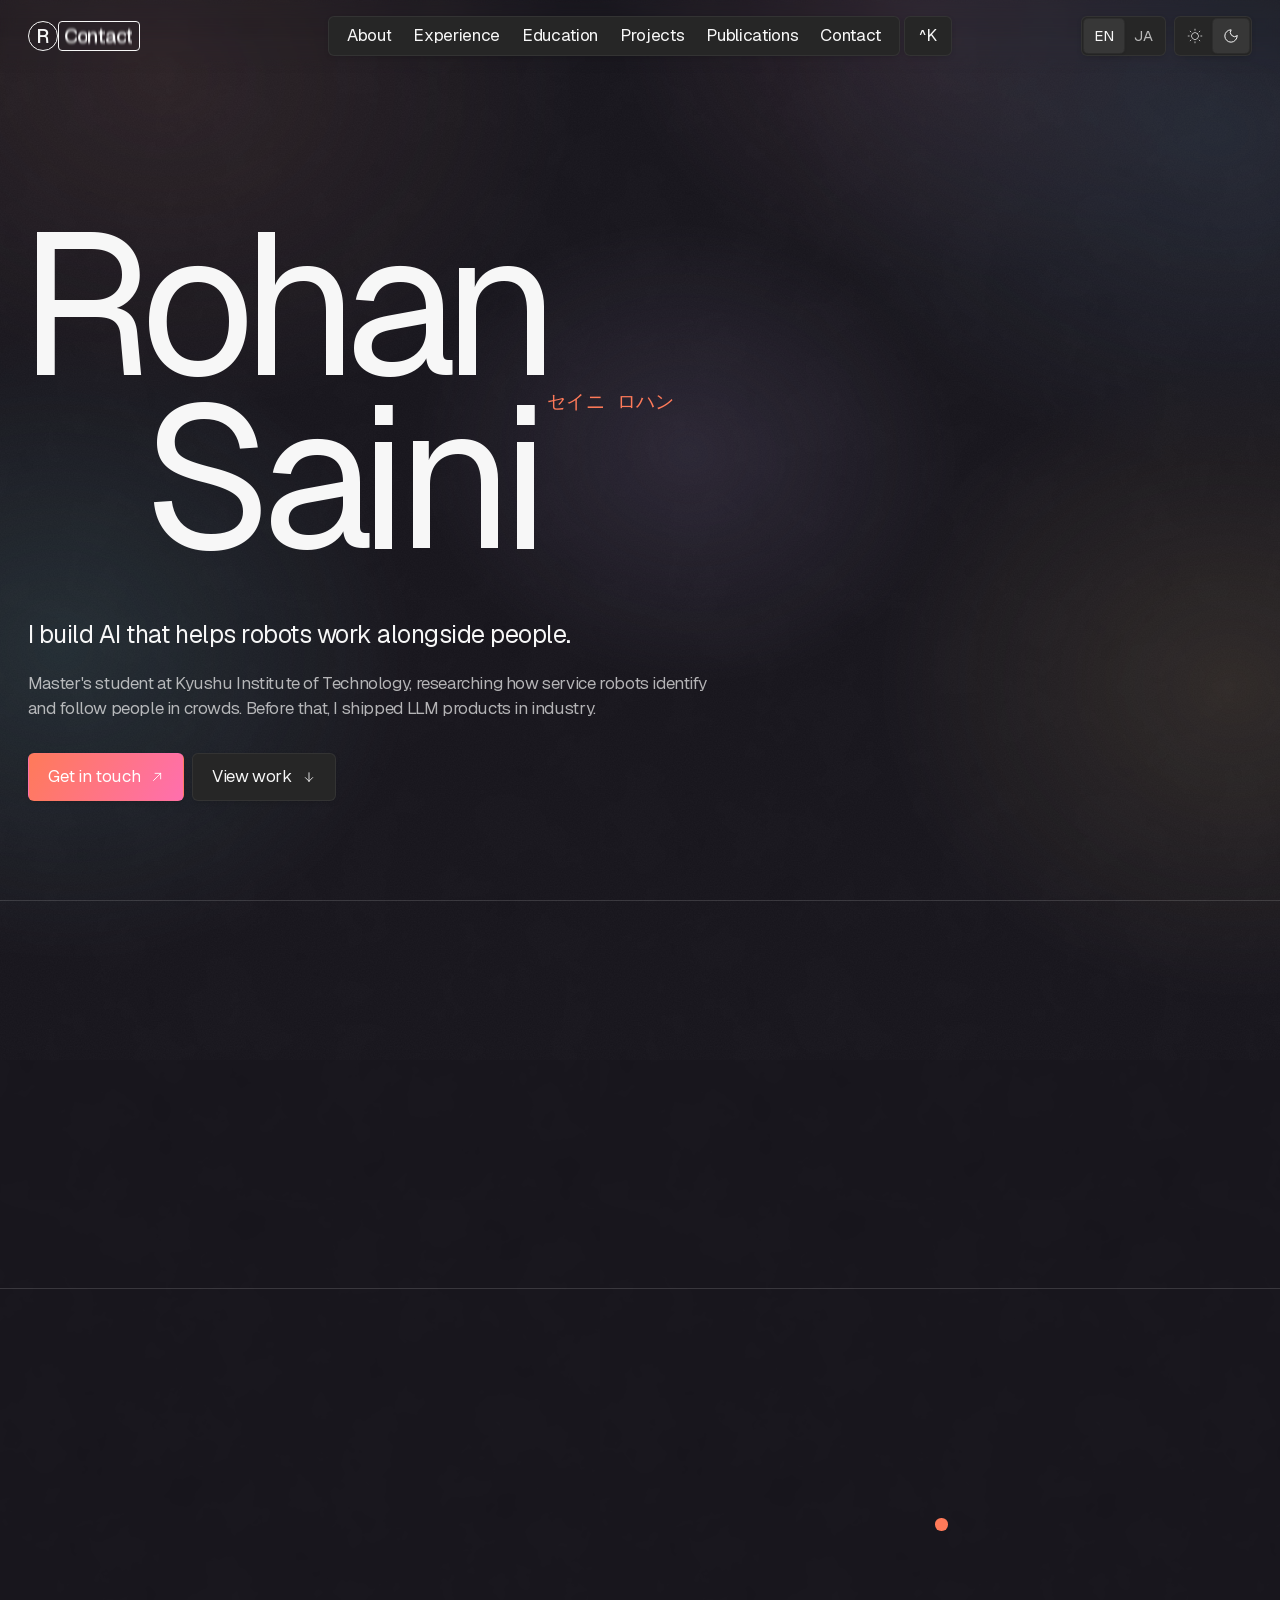
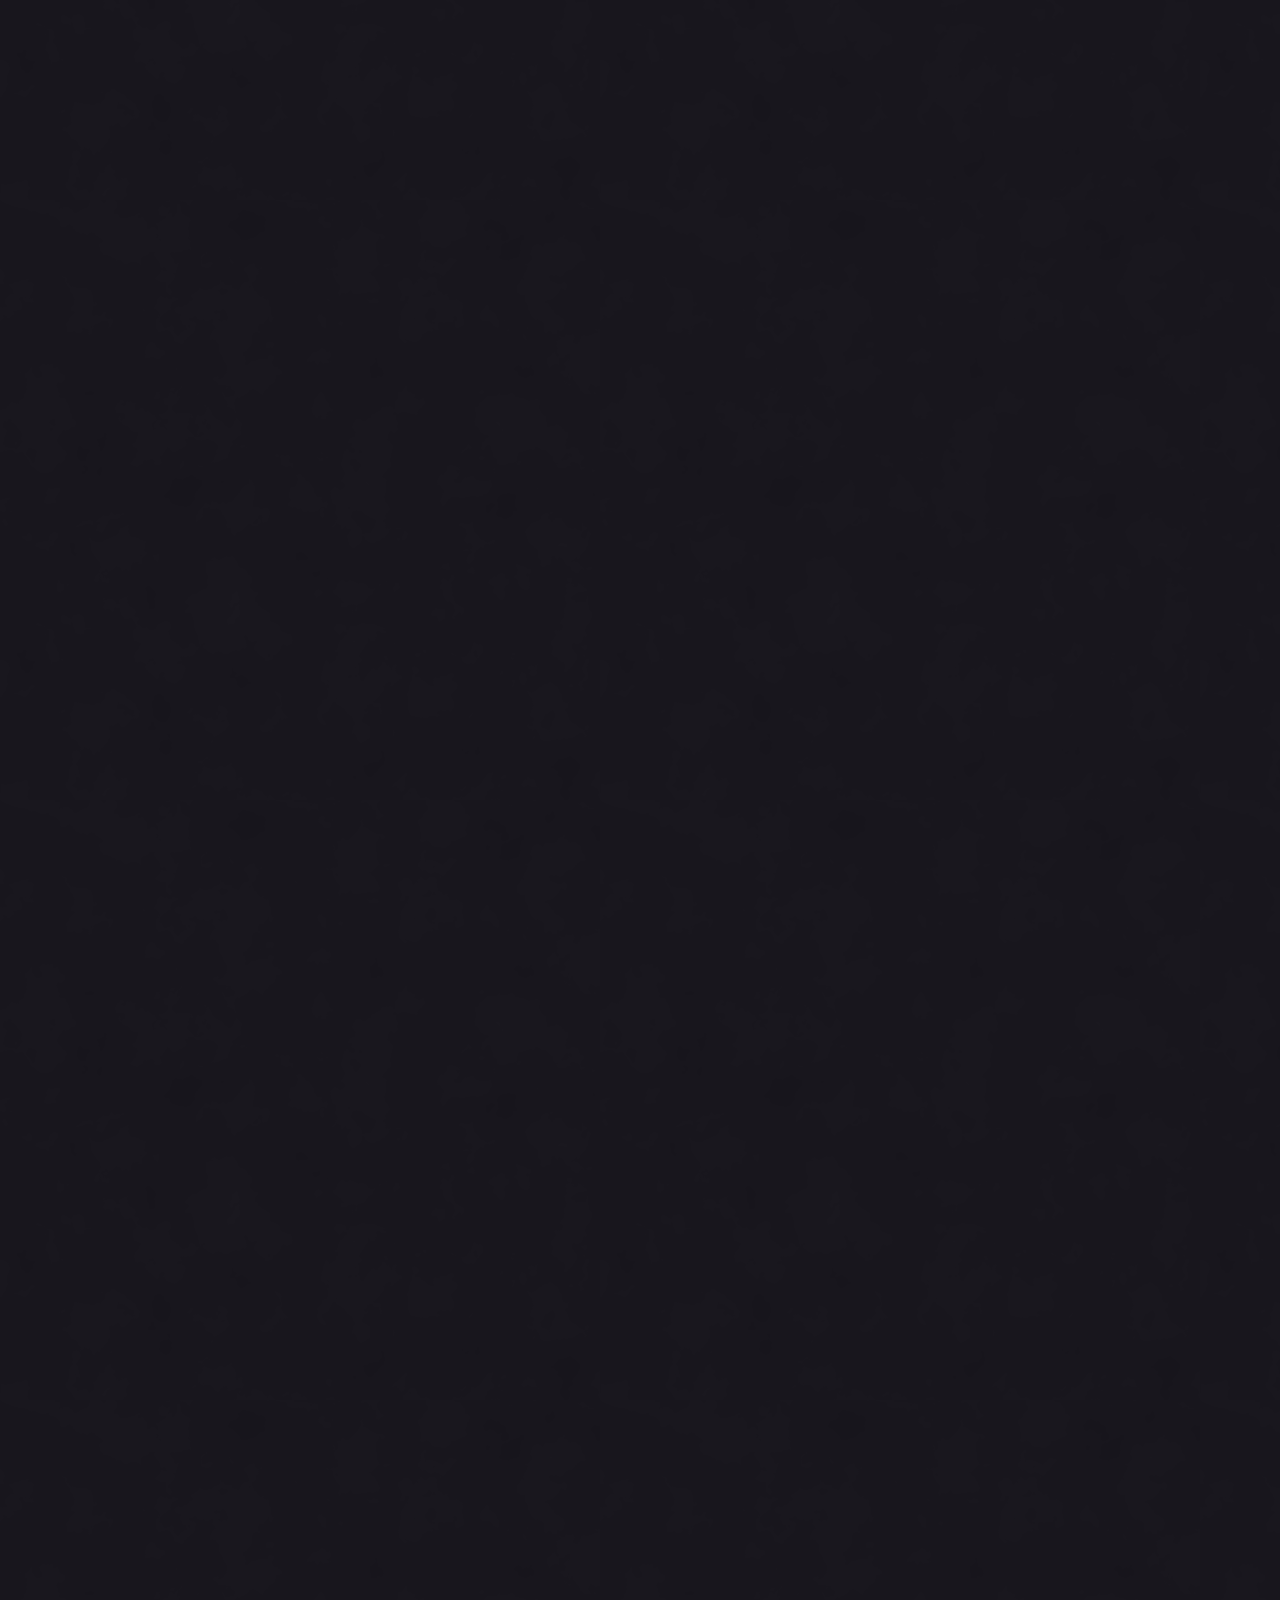
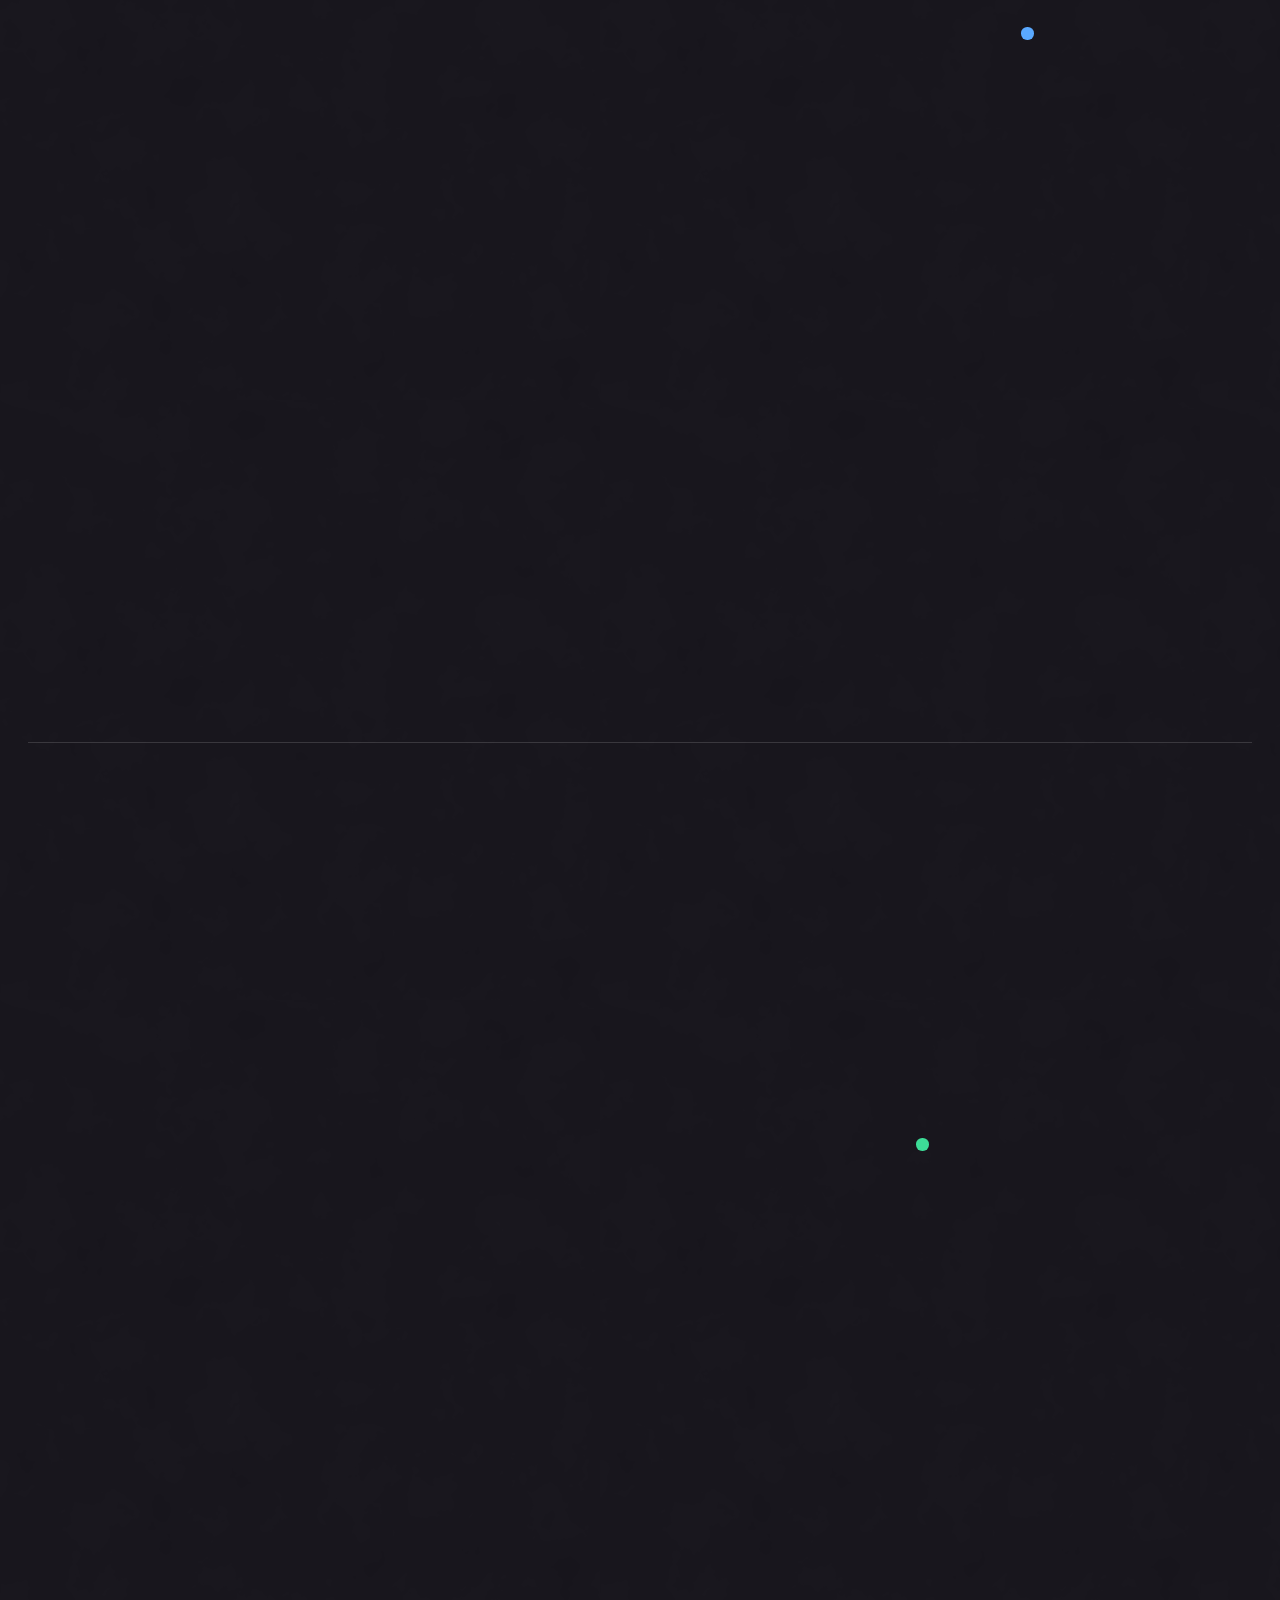
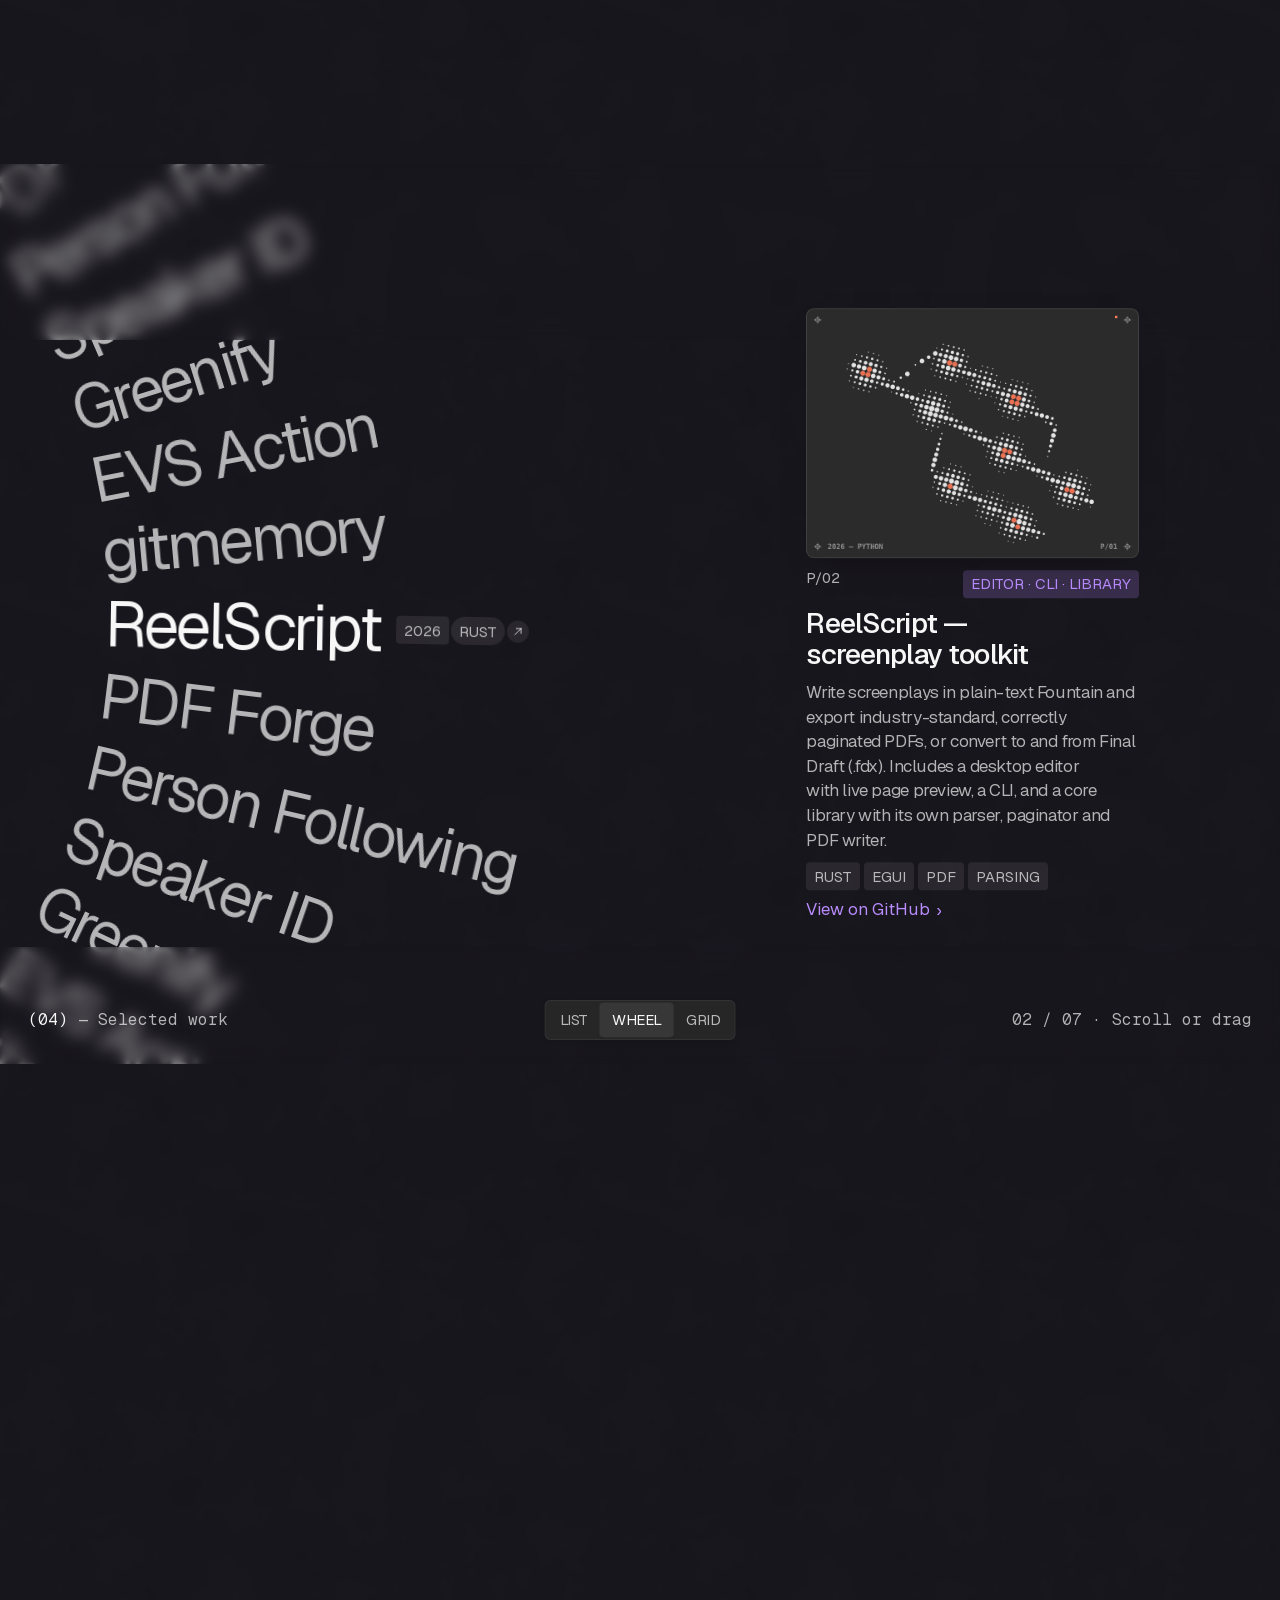
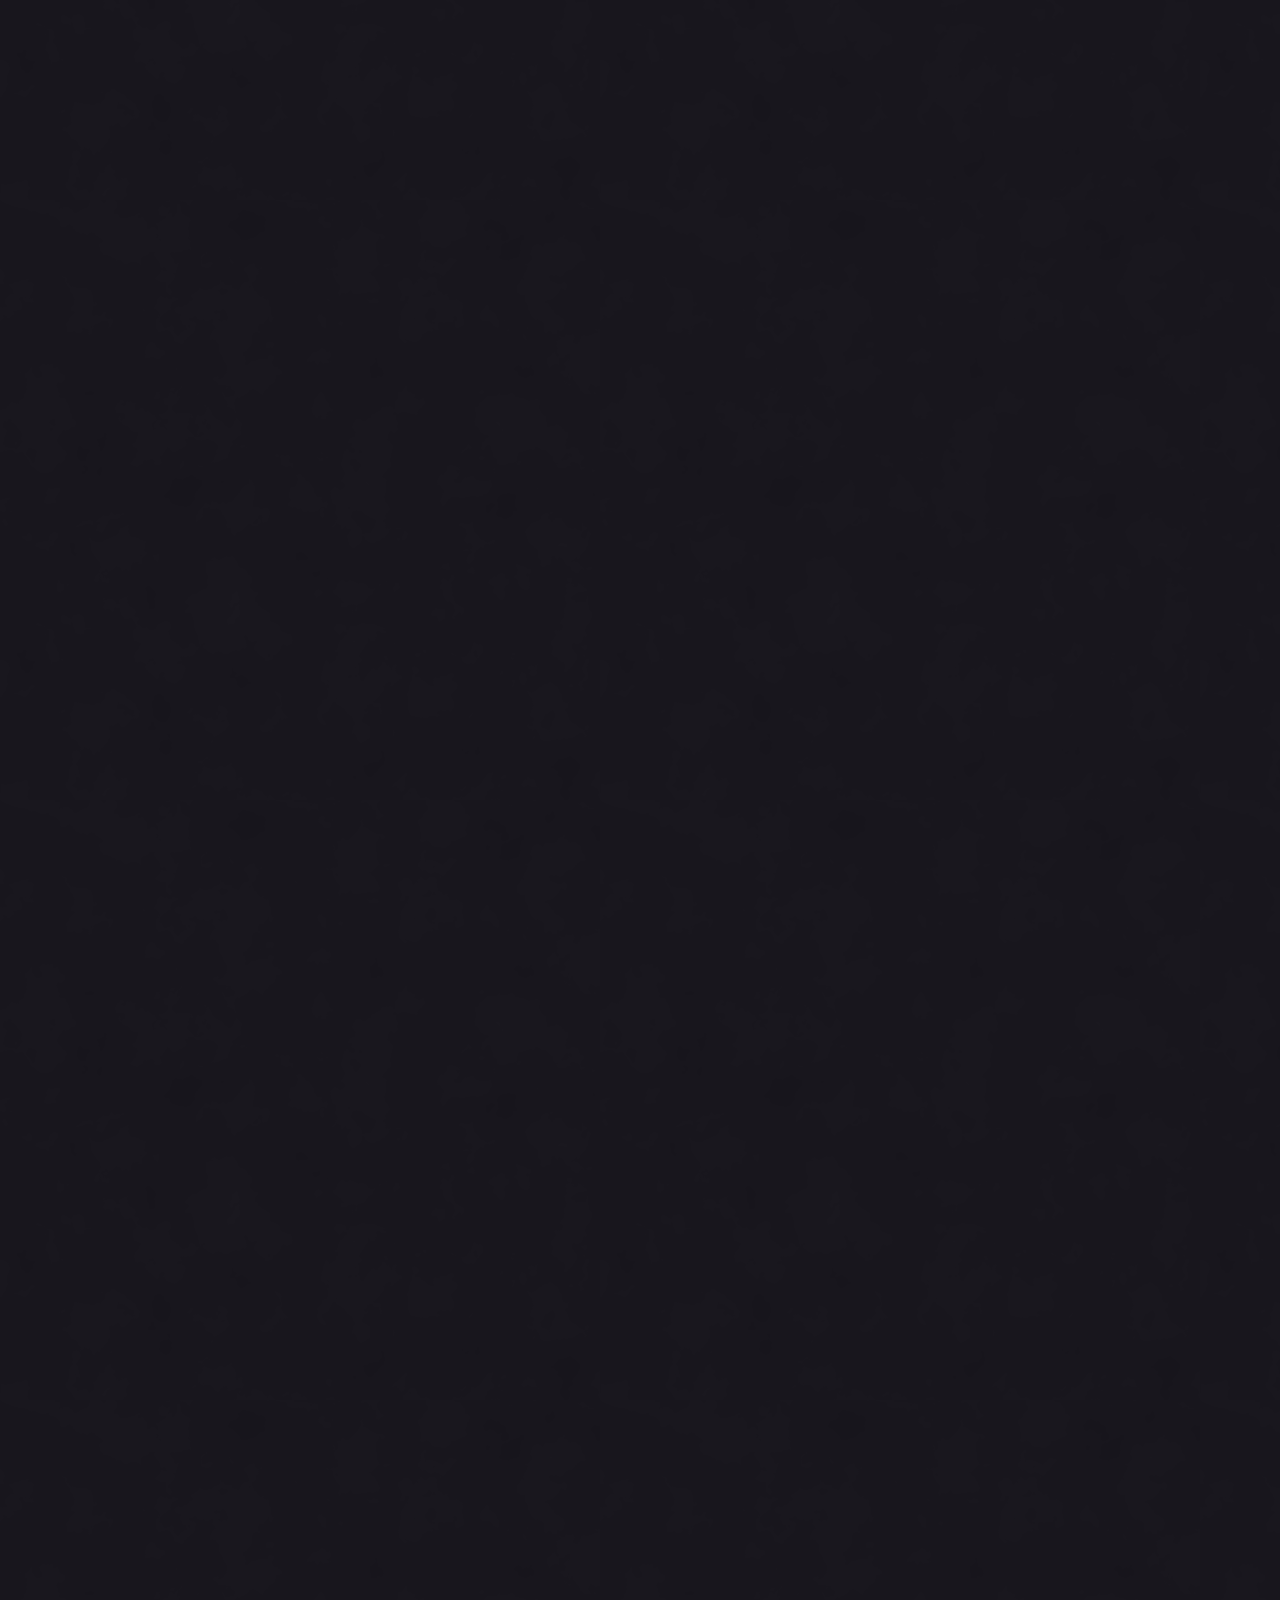
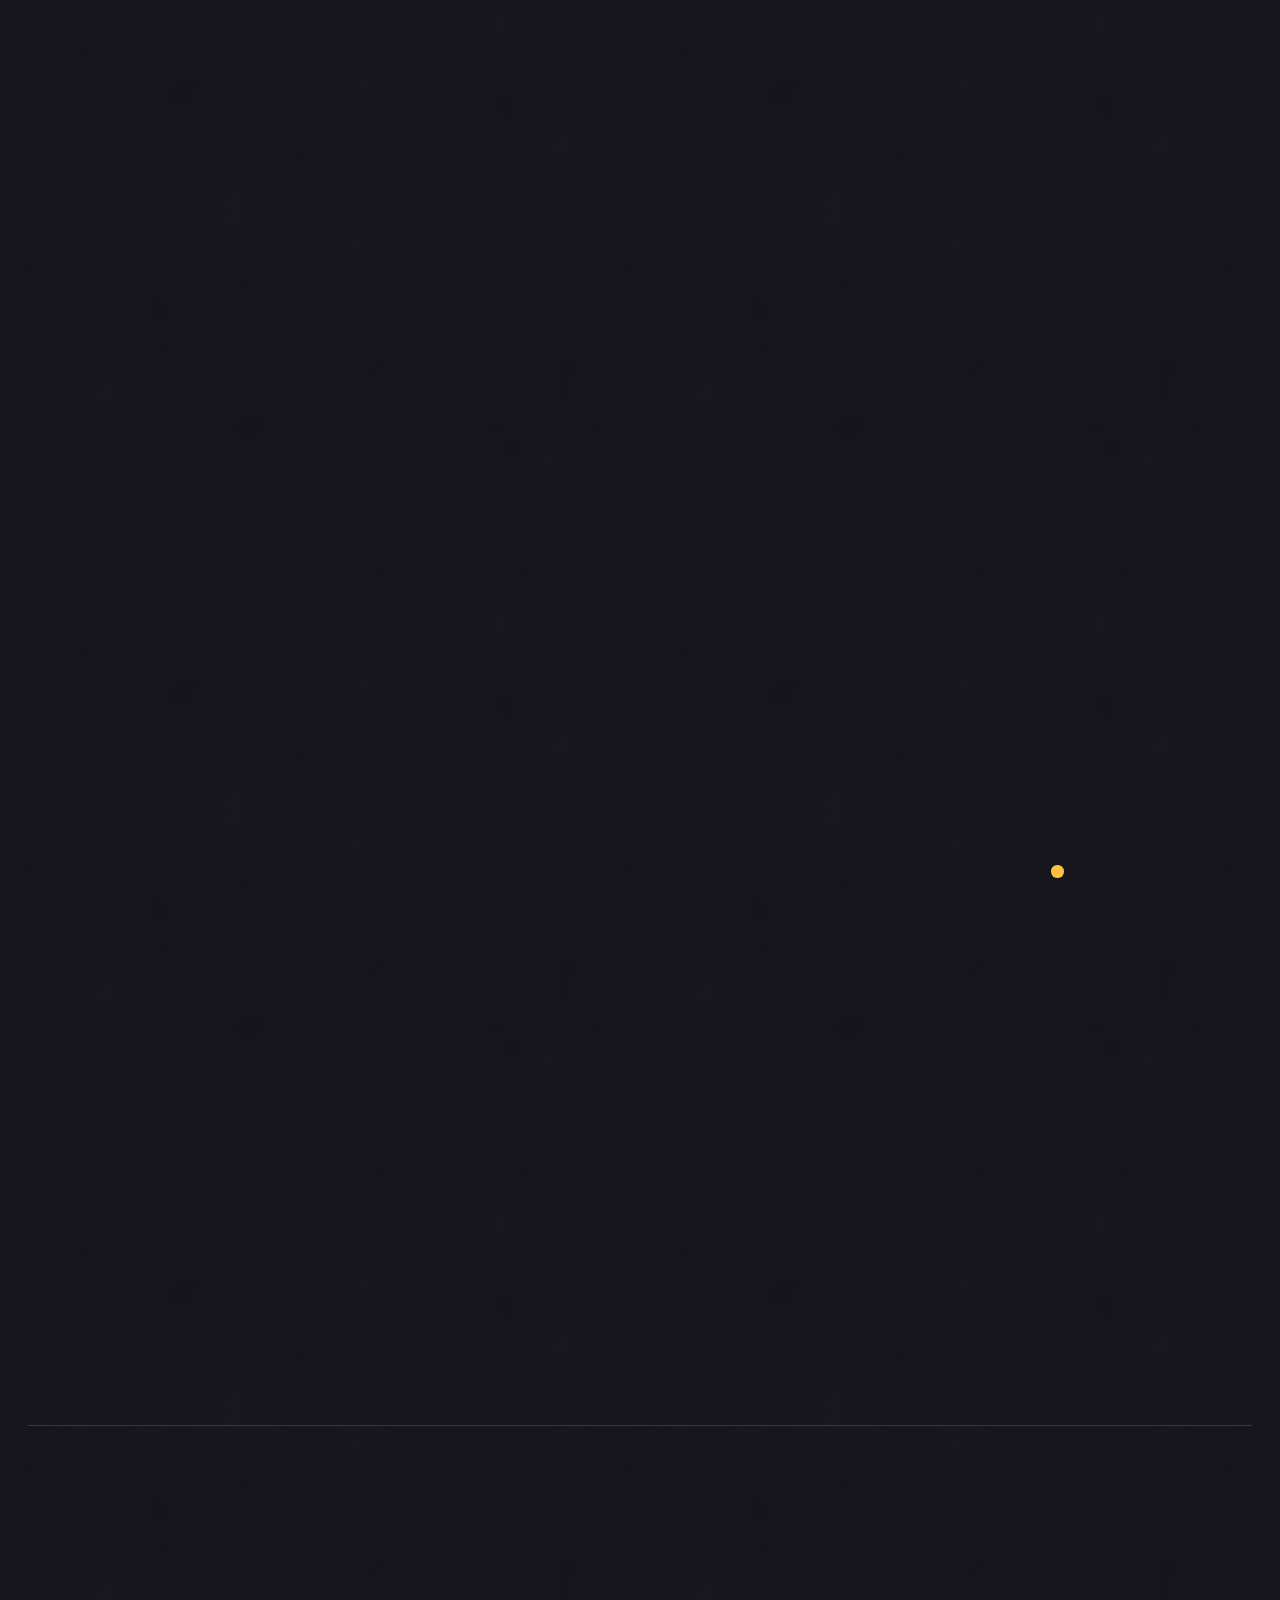
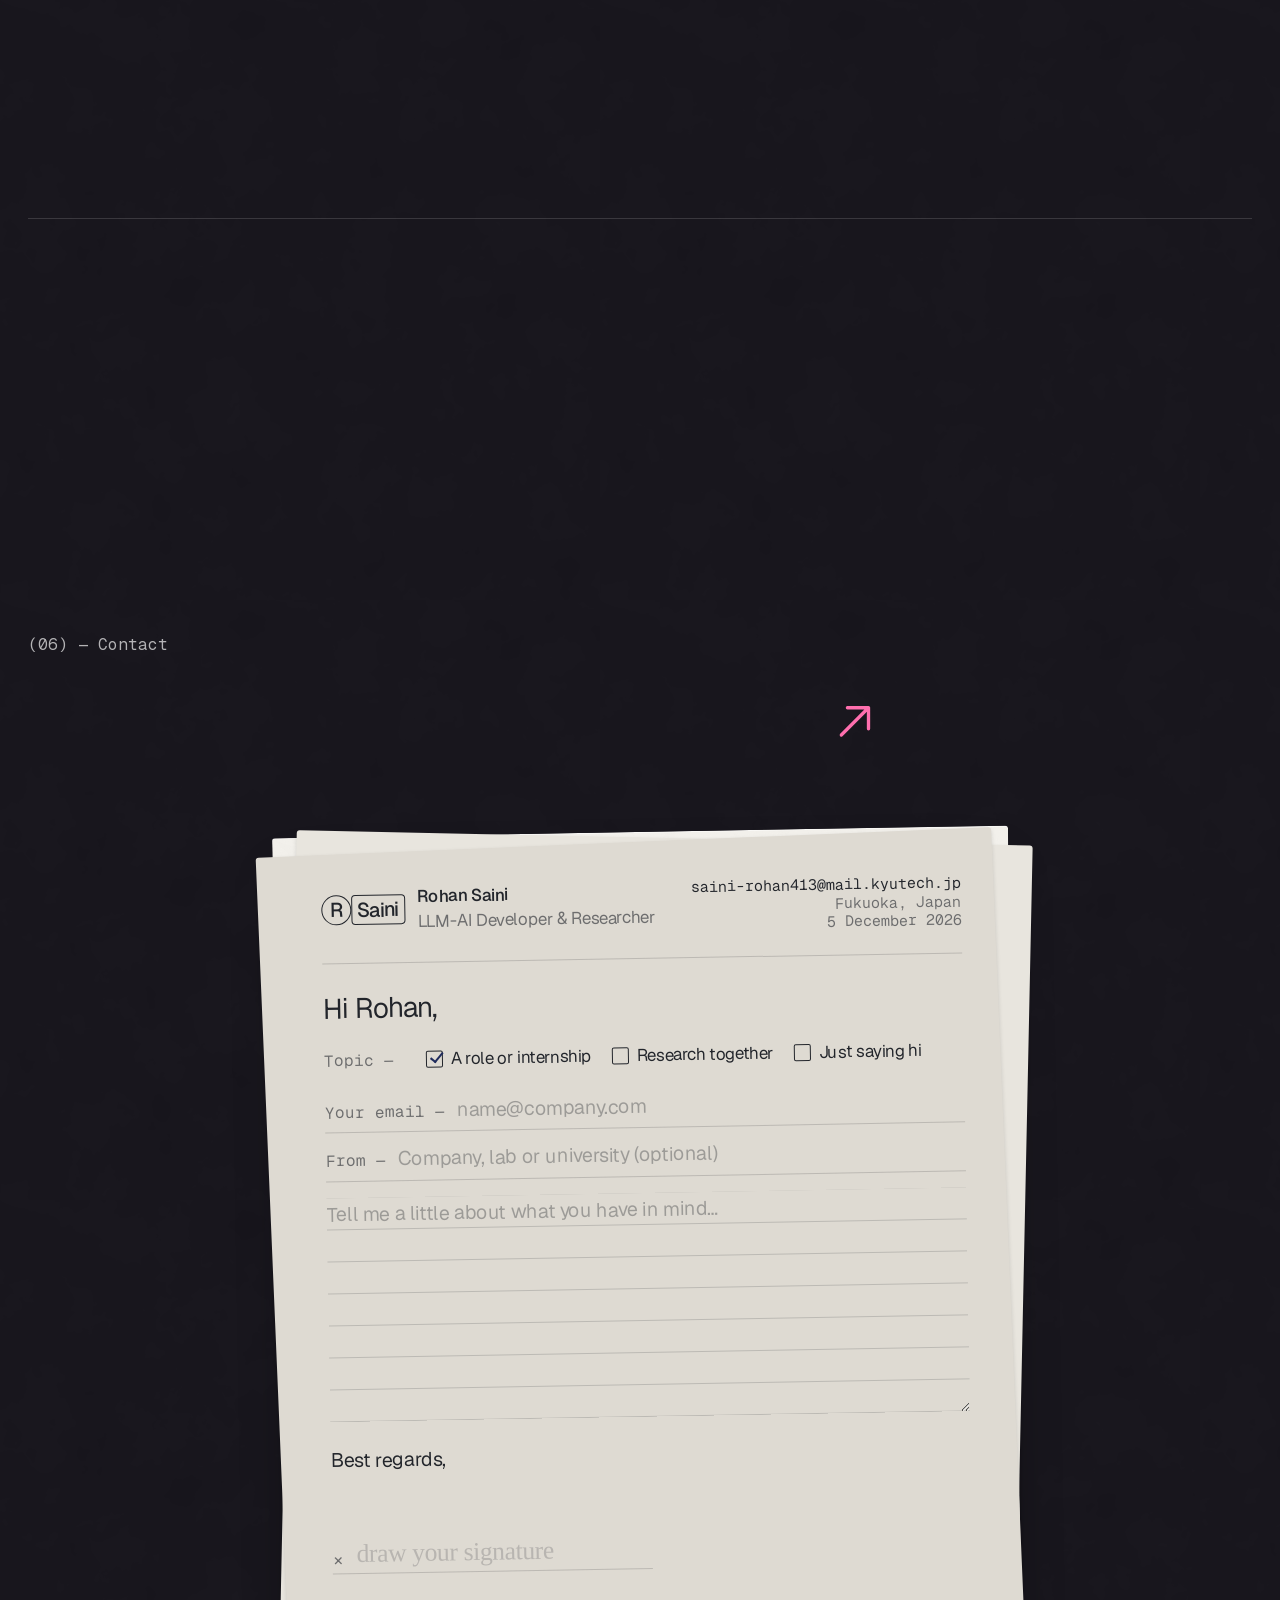
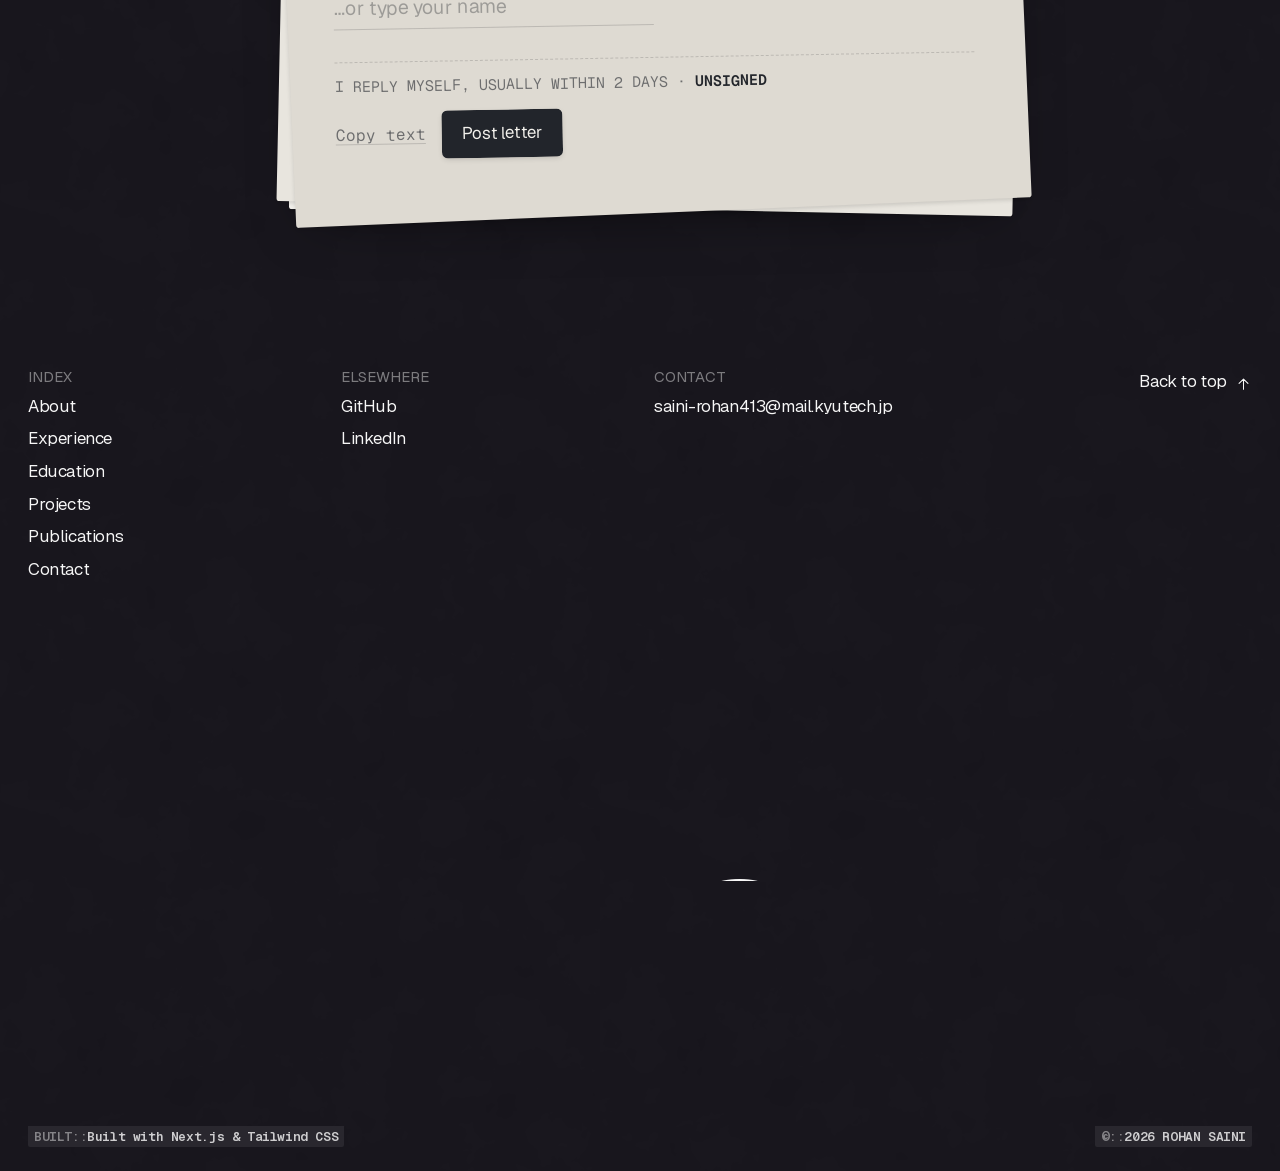
<file: index.html>
<!DOCTYPE html><!--fj2WJopF7kD4jtPK6oPWm--><html lang="en" data-theme="dark" class="geist_e799d87a-module__u8MhCG__variable geist_mono_42eec60-module__Gb1_vG__variable"><head><meta charSet="utf-8"/><meta name="viewport" content="width=device-width, initial-scale=1"/><link rel="preload" href="/_next/static/media/797e433ab948586e-s.p.29207c2f.woff2" as="font" crossorigin="" type="font/woff2"/><link rel="preload" href="/_next/static/media/caa3a2e1cccd8315-s.p.3b6cae6d.woff2" as="font" crossorigin="" type="font/woff2"/><link rel="preload" as="image" href="/images/stamp.jpg"/><link rel="stylesheet" href="/_next/static/chunks/290edbb369f6e3af.css" data-precedence="next"/><link rel="preload" as="script" fetchPriority="low" href="/_next/static/chunks/86f8189d06779899.js"/><script src="/_next/static/chunks/8a80c7f2aa2a8276.js" async=""></script><script src="/_next/static/chunks/0adad9caa983f385.js" async=""></script><script src="/_next/static/chunks/22f1fafe070876a6.js" async=""></script><script src="/_next/static/chunks/turbopack-87c15877a680bf93.js" async=""></script><script src="/_next/static/chunks/1e086dccfb274931.js" async=""></script><script src="/_next/static/chunks/c3f31ae7688b1ab0.js" async=""></script><script src="/_next/static/chunks/b7133874f50ffdc6.js" async=""></script><meta name="next-size-adjust" content=""/><meta name="theme-color" media="(prefers-color-scheme: light)" content="#d6d6d5"/><meta name="theme-color" media="(prefers-color-scheme: dark)" content="#1e1e1e"/><title>Rohan Saini | AI Developer &amp; Researcher</title><meta name="description" content="LLM-AI Developer specializing in Generative AI, Robotics, and Machine Learning. Building intelligent systems at the intersection of AI and robotics."/><meta name="generator" content="v0.app"/><link rel="icon" href="/icon-light-32x32.png" media="(prefers-color-scheme: light)"/><link rel="icon" href="/icon-dark-32x32.png" media="(prefers-color-scheme: dark)"/><link rel="icon" href="/icon.svg" type="image/svg+xml"/><link rel="apple-touch-icon" href="/apple-icon.png"/><script>(() => {
  const root = document.documentElement;
  try {
    const t = localStorage.getItem("theme");
    const dark = t === "light" ? false : t === "system" ? matchMedia("(prefers-color-scheme: dark)").matches : true;
    root.dataset.theme = dark ? "dark" : "light";
    root.classList.toggle("dark", dark);
    const l = localStorage.getItem("language");
    if (l === "ja" || l === "en") root.lang = l;
  } catch (e) { root.dataset.theme = "dark"; }
  try {
    root.dataset.veil = "boot";
    if ("scrollRestoration" in history) history.scrollRestoration = "manual";
  } catch (e) { root.dataset.veil = "boot"; }
})();</script><noscript><style>.veil{display:none!important}main{transform:none!important}[data-reveal]{opacity:1!important;transform:none!important;filter:none!important;clip-path:none!important}.y{transform:none!important}</style></noscript><script src="/_next/static/chunks/a6dad97d9634a72d.js" noModule=""></script></head><body><div hidden=""><!--$--><!--/$--></div><div class="wash" aria-hidden="true"><div class="wash__layer wash__layer--0" style="opacity:1"></div><div class="wash__layer wash__layer--1" style="opacity:0"></div><div class="wash__layer wash__layer--2" style="opacity:0"></div><div class="wash__layer wash__layer--3" style="opacity:0"></div><div class="wash__layer wash__layer--4" style="opacity:0"></div><div class="wash__layer wash__layer--5" style="opacity:0"></div><div class="wash__layer wash__layer--6" style="opacity:0"></div></div><canvas class="paper-dots" aria-hidden="true"></canvas><header class="header" data-header="true"><div class="header__bar"><div class="header__lead"><a href="#top" aria-label="Rohan Saini — home"><span class="logo" aria-hidden="true"><span class="logo__shape logo__circle">R</span><span class="logo__shape logo__capsule"><span class="logo__word">Saini</span></span><svg width="0" height="0" style="position:absolute" aria-hidden="true"><filter id="odo-blur" x="-20%" y="-60%" width="140%" height="220%"><feGaussianBlur stdDeviation="0 1.6"></feGaussianBlur></filter></svg></span></a></div><div class="header__center"><nav class="navpill chrome" aria-label="Primary"><span class="navpill__pill " aria-hidden="true" style="width:0;height:0;transform:translate(0px, 0px);opacity:0"></span><ul class="navpill__list"><li><a href="#about" class="navpill__link text-nav" data-nav="about" data-hover="true" aria-label="About"><span class="roll " aria-hidden="true"><span style="--index:0">A</span><span style="--index:1">b</span><span style="--index:2">o</span><span style="--index:3">u</span><span style="--index:4">t</span></span></a></li><li><a href="#experience" class="navpill__link text-nav" data-nav="experience" data-hover="true" aria-label="Experience"><span class="roll " aria-hidden="true"><span style="--index:0">E</span><span style="--index:1">x</span><span style="--index:2">p</span><span style="--index:3">e</span><span style="--index:4">r</span><span style="--index:5">i</span><span style="--index:6">e</span><span style="--index:7">n</span><span style="--index:8">c</span><span style="--index:9">e</span></span></a></li><li><a href="#education" class="navpill__link text-nav" data-nav="education" data-hover="true" aria-label="Education"><span class="roll " aria-hidden="true"><span style="--index:0">E</span><span style="--index:1">d</span><span style="--index:2">u</span><span style="--index:3">c</span><span style="--index:4">a</span><span style="--index:5">t</span><span style="--index:6">i</span><span style="--index:7">o</span><span style="--index:8">n</span></span></a></li><li><a href="#projects" class="navpill__link text-nav" data-nav="projects" data-hover="true" aria-label="Projects"><span class="roll " aria-hidden="true"><span style="--index:0">P</span><span style="--index:1">r</span><span style="--index:2">o</span><span style="--index:3">j</span><span style="--index:4">e</span><span style="--index:5">c</span><span style="--index:6">t</span><span style="--index:7">s</span></span></a></li><li><a href="#publications" class="navpill__link text-nav" data-nav="publications" data-hover="true" aria-label="Publications"><span class="roll " aria-hidden="true"><span style="--index:0">P</span><span style="--index:1">u</span><span style="--index:2">b</span><span style="--index:3">l</span><span style="--index:4">i</span><span style="--index:5">c</span><span style="--index:6">a</span><span style="--index:7">t</span><span style="--index:8">i</span><span style="--index:9">o</span><span style="--index:10">n</span><span style="--index:11">s</span></span></a></li><li><a href="#contact" class="navpill__link text-nav" data-nav="contact" data-hover="true" aria-label="Contact"><span class="roll " aria-hidden="true"><span style="--index:0">C</span><span style="--index:1">o</span><span style="--index:2">n</span><span style="--index:3">t</span><span style="--index:4">a</span><span style="--index:5">c</span><span style="--index:6">t</span></span></a></li></ul></nav><button type="button" class="cmdk text-nav" data-hover="true" aria-label="Open command menu" aria-keyshortcuts="Meta+K"><span class="roll " aria-hidden="true"><span style="--index:0">⌘</span><span style="--index:1">K</span></span></button></div><div class="header__right"><button type="button" class="iconbtn navsearch" aria-label="Search"><svg viewBox="0 0 24 24" fill="none" aria-hidden="true"><path stroke="currentColor" stroke-linecap="round" stroke-linejoin="round" stroke-width="1.5" d="m20.25 20.25-4.123-4.123m0 0A7.25 7.25 0 1 0 5.874 5.874a7.25 7.25 0 0 0 10.253 10.253"></path></svg></button><div class="seg chrome seg--lang" role="group" aria-label="Language"><button type="button" class="seg__btn" data-seg="en" aria-pressed="true" aria-label="English"><span class="text-meta">EN</span></button><button type="button" class="seg__btn" data-seg="ja" aria-pressed="false" aria-label="日本語"><span class="text-meta">JA</span></button></div><div class="seg chrome " role="group" aria-label="Theme"><button type="button" class="seg__btn" data-seg="light" aria-pressed="false" aria-label="Light theme"><svg viewBox="0 0 24 24" fill="none" aria-hidden="true"><path stroke="currentColor" stroke-linecap="round" stroke-linejoin="round" stroke-width="1.5" d="M11.998 3.29V1.769M5.84 18.158l-1.077 1.078m7.235 2.997v-1.524m7.235-15.944-1.077 1.077M20.707 12h1.523m-4.074 6.159 1.077 1.077M1.766 12h1.523m1.474-7.235L5.84 5.842m9.87 2.446a5.25 5.25 0 1 1-7.424 7.424 5.25 5.25 0 0 1 7.424-7.424"></path></svg></button><button type="button" class="seg__btn" data-seg="dark" aria-pressed="true" aria-label="Dark theme"><svg viewBox="0 0 24 24" fill="none" aria-hidden="true"><path stroke="currentColor" stroke-linecap="round" stroke-linejoin="round" stroke-width="1.5" d="M21.248 11.811a6.5 6.5 0 0 1-9.06-9.06L12 2.75a9.25 9.25 0 1 0 9.248 9.061"></path></svg></button></div><button type="button" class="iconbtn navtrigger" aria-label="Menu" aria-expanded="false" aria-controls="drawer"><span class="navtrigger__bars" aria-hidden="true"></span></button></div></div></header><div id="drawer" class="drawer " aria-hidden="true" inert=""><ul class="drawer__list"><li><a href="#about" class="drawer__link"><span class="y_"><span class="y" style="--i:0"><span class="text-mono">0<!-- -->1</span> <!-- -->About</span></span></a></li><li><a href="#experience" class="drawer__link"><span class="y_"><span class="y" style="--i:1"><span class="text-mono">0<!-- -->2</span> <!-- -->Experience</span></span></a></li><li><a href="#education" class="drawer__link"><span class="y_"><span class="y" style="--i:2"><span class="text-mono">0<!-- -->3</span> <!-- -->Education</span></span></a></li><li><a href="#projects" class="drawer__link"><span class="y_"><span class="y" style="--i:3"><span class="text-mono">0<!-- -->4</span> <!-- -->Projects</span></span></a></li><li><a href="#publications" class="drawer__link"><span class="y_"><span class="y" style="--i:4"><span class="text-mono">0<!-- -->5</span> <!-- -->Publications</span></span></a></li><li><a href="#contact" class="drawer__link"><span class="y_"><span class="y" style="--i:5"><span class="text-mono">0<!-- -->6</span> <!-- -->Contact</span></span></a></li></ul><div class="drawer__foot"><div class="seg chrome " role="group" aria-label="Language"><button type="button" class="seg__btn" data-seg="en" aria-pressed="true" aria-label="English"><span class="text-meta">EN</span></button><button type="button" class="seg__btn" data-seg="ja" aria-pressed="false" aria-label="日本語"><span class="text-meta">JA</span></button></div><a class="text-mono u-muted" href="mailto:saini-rohan413@mail.kyutech.jp">saini-rohan413@mail.kyutech.jp</a></div></div><div class="pblur pblur--top pblur--fixed" style="--pblur-h:7.5em" aria-hidden="true"><div class="pblur__layer is--1"></div><div class="pblur__layer is--2"></div><div class="pblur__layer is--3"></div></div><div class="progress" data-progress="true" aria-hidden="true"></div><main><section id="top" class="hero container-x" aria-labelledby="hero-name"><div class="grid12 hero__top"><div class="hero__scrub"><h1 id="hero-name" class="hero__name" data-reveal="true"><span class="y_"><span class="y" style="--i:0">Rohan</span></span><br/><span style="padding-left:0.62em;display:inline-block"><span class="y_"><span class="y" style="--i:2">Saini</span></span><span class="hero__namealt" style="margin-left:0.6rem;vertical-align:top"><span data-reveal="fade" lang="ja" style="--d:500ms;display:inline-block">セイニ ロハン</span></span></span></h1></div></div><div class="grid12 hero__row"><div class="hero__lead" data-reveal="true"><p class="text-lead"><span class="y_"><span class="y" style="--i:0;--d:250ms">I</span></span><span> </span><span class="y_"><span class="y" style="--i:0.5;--d:250ms">build</span></span><span> </span><span class="y_"><span class="y" style="--i:1;--d:250ms">AI</span></span><span> </span><span class="y_"><span class="y" style="--i:1.5;--d:250ms">that</span></span><span> </span><span class="y_"><span class="y" style="--i:2;--d:250ms">helps</span></span><span> </span><span class="y_"><span class="y" style="--i:2.5;--d:250ms">robots</span></span><span> </span><span class="y_"><span class="y" style="--i:3;--d:250ms">work</span></span><span> </span><span class="y_"><span class="y" style="--i:3.5;--d:250ms">alongside</span></span><span> </span><span class="y_"><span class="y" style="--i:4;--d:250ms">people.</span></span></p><p class="text-sm u-muted" data-reveal="fade" style="margin-top:1.25rem;--d:450ms">Master&#x27;s student at Kyushu Institute of Technology, researching how service robots identify and follow people in crowds. Before that, I shipped LLM products in industry.</p><div data-reveal="fade" style="display:flex;flex-wrap:wrap;gap:0.5rem;margin-top:2rem;--d:600ms"><a class="btn btn--fill" href="mailto:saini-rohan413@mail.kyutech.jp" data-hover="true"><span class="roll " aria-hidden="true"><span style="--index:0">G</span><span style="--index:1">e</span><span style="--index:2">t</span><span style="--index:3"> </span><span style="--index:4">i</span><span style="--index:5">n</span><span style="--index:6"> </span><span style="--index:7">t</span><span style="--index:8">o</span><span style="--index:9">u</span><span style="--index:10">c</span><span style="--index:11">h</span></span><span class="arrow-roll " aria-hidden="true"><span class="arrow-roll__icon arrow-roll__current"><svg viewBox="0 0 24 24" fill="none" aria-hidden="true"><path d="M18.25 15.25V5.75M18.25 5.75H8.75M18.25 5.75L6 18" stroke="currentColor" stroke-width="1.5" stroke-linecap="round" stroke-linejoin="round"></path></svg></span><span class="arrow-roll__icon arrow-roll__next"><svg viewBox="0 0 24 24" fill="none" aria-hidden="true"><path d="M18.25 15.25V5.75M18.25 5.75H8.75M18.25 5.75L6 18" stroke="currentColor" stroke-width="1.5" stroke-linecap="round" stroke-linejoin="round"></path></svg></span></span></a><a class="btn" href="#projects" data-hover="true"><span class="roll " aria-hidden="true"><span style="--index:0">V</span><span style="--index:1">i</span><span style="--index:2">e</span><span style="--index:3">w</span><span style="--index:4"> </span><span style="--index:5">w</span><span style="--index:6">o</span><span style="--index:7">r</span><span style="--index:8">k</span></span><span class="arrow-roll arrow-roll--down" aria-hidden="true"><span class="arrow-roll__icon arrow-roll__current"><svg viewBox="0 0 24 24" fill="none" aria-hidden="true"><path d="M12 4.75v14.5m0 0 6.25-6.25M12 19.25 5.75 13" stroke="currentColor" stroke-width="1.5" stroke-linecap="round" stroke-linejoin="round"></path></svg></span><span class="arrow-roll__icon arrow-roll__next"><svg viewBox="0 0 24 24" fill="none" aria-hidden="true"><path d="M12 4.75v14.5m0 0 6.25-6.25M12 19.25 5.75 13" stroke="currentColor" stroke-width="1.5" stroke-linecap="round" stroke-linejoin="round"></path></svg></span></span></a></div></div></div><div class="hero__foot text-mono" data-reveal="fade" style="--d:700ms"><a href="#about" class="u-muted" data-hover="true" style="display:inline-flex;gap:0.5rem;align-items:center"><span class="arrow-roll arrow-roll--down" aria-hidden="true"><span class="arrow-roll__icon arrow-roll__current"><svg viewBox="0 0 24 24" fill="none" aria-hidden="true"><path d="M12 4.75v14.5m0 0 6.25-6.25M12 19.25 5.75 13" stroke="currentColor" stroke-width="1.5" stroke-linecap="round" stroke-linejoin="round"></path></svg></span><span class="arrow-roll__icon arrow-roll__next"><svg viewBox="0 0 24 24" fill="none" aria-hidden="true"><path d="M12 4.75v14.5m0 0 6.25-6.25M12 19.25 5.75 13" stroke="currentColor" stroke-width="1.5" stroke-linecap="round" stroke-linejoin="round"></path></svg></span></span><span class="roll " aria-hidden="true"><span style="--index:0">S</span><span style="--index:1">c</span><span style="--index:2">r</span><span style="--index:3">o</span><span style="--index:4">l</span><span style="--index:5">l</span></span></a><ul style="display:flex;gap:1.25rem;list-style:none"><li><a href="https://github.com/r0han7" data-underline="true" target="_blank" rel="noopener noreferrer">GitHub</a></li><li><a href="https://www.linkedin.com/in/rohan-saini-05b9b120b/" data-underline="true" target="_blank" rel="noopener noreferrer">LinkedIn</a></li><li><a href="mailto:saini-rohan413@mail.kyutech.jp" data-underline="true">Email</a></li></ul><span class="u-faint">Portfolio — ’26</span></div></section><section class="stats container-x" aria-label="Results"><dl class="stats__grid"><div class="stats__item" data-reveal="fade" style="--d:0ms"><dt class="stats__label text-meta">Tracking availability</dt><dd class="stats__value">84%</dd><dd class="stats__note text-sm">Person following in crowds, vs 49% for DeepOCSORT</dd></div><div class="stats__item" data-reveal="fade" style="--d:90ms"><dt class="stats__label text-meta">Speaker ID accuracy</dt><dd class="stats__value">92.5%</dd><dd class="stats__note text-sm">Echo State Network on embedded hardware</dd></div><div class="stats__item" data-reveal="fade" style="--d:180ms"><dt class="stats__label text-meta">Less energy</dt><dd class="stats__value">47%</dd><dd class="stats__note text-sm">Than a Bi-LSTM at higher accuracy</dd></div><div class="stats__item" data-reveal="fade" style="--d:270ms"><dt class="stats__label text-meta">Less power and training time</dt><dd class="stats__value">30%</dd><dd class="stats__note text-sm">Action recognition from an event camera</dd></div></dl></section><section id="about" class="section container-x"><header class="sechead" data-reveal="true"><div class="sechead__idx text-mono" data-reveal="fade"><span class="u-ink">(<!-- -->01<!-- -->)</span><span>—</span><span>About</span></div><h2 class="sechead__title text-display"><span class="y_"><span class="y" style="--i:0;--d:0ms">Get</span></span><span> </span><span class="y_"><span class="y" style="--i:1;--d:0ms">to</span></span><span> </span><span class="y_"><span class="y" style="--i:2;--d:0ms">know</span></span><span> </span><span class="y_"><span class="y" style="--i:3;--d:0ms">me</span></span></h2></header><div class="grid12"><div class="about__card"><div class="postcard-wrap" data-reveal="fade"><svg class="postcard__clip" viewBox="0 0 40 92" fill="none" aria-hidden="true"><path d="M27 30V14a9 9 0 0 0-18 0v54a13 13 0 0 0 26 0V22" stroke="currentColor" stroke-width="3" stroke-linecap="round"></path><path d="M15 30v36a5 5 0 0 0 10 0V30" stroke="currentColor" stroke-width="3" stroke-linecap="round"></path></svg><article class="postcard u-card" aria-label="Rohan Saini — About me"><span class="postcard__field" aria-hidden="true"></span><span class="postcard__imprints" data-marks-avoid="true"><button type="button" class="imprint" aria-label="The record: where I&#x27;ve worked and studied" aria-haspopup="dialog" aria-expanded="false"><svg viewBox="0 0 24 24" aria-hidden="true"><path fill="none" stroke="currentColor" stroke-linejoin="round" stroke-width="1.5" d="M21.25 18.25v-9.5a2 2 0 0 0-2-2H4.75a2 2 0 0 0-2 2v9.5a2 2 0 0 0 2 2h14.5a2 2 0 0 0 2-2ZM7.75 6.75v-2a2 2 0 0 1 2-2h4.5a2 2 0 0 1 2 2v2"></path></svg></button><button type="button" class="imprint" aria-label="On file: awards and publications" aria-haspopup="dialog" aria-expanded="false"><svg viewBox="0 0 24 24" aria-hidden="true"><g fill="none" stroke="currentColor" stroke-linejoin="round" stroke-width="1.5"><path d="M12 18v-3m6.25-10.25h1a2 2 0 0 1 2 2v.5a3 3 0 0 1-3 3"></path><path d="M5.75 4.75a2 2 0 0 1 2-2h8.5a2 2 0 0 1 2 2v4.5a6 6 0 0 1-6 6h-.5a6 6 0 0 1-6-6zm1 14.5a1.5 1.5 0 0 1 1.5-1.5h7.5a1.5 1.5 0 0 1 1.5 1.5v.5a1.5 1.5 0 0 1-1.5 1.5h-7.5a1.5 1.5 0 0 1-1.5-1.5zm-1-14.5h-1a2 2 0 0 0-2 2v.5a3 3 0 0 0 3 3"></path></g></svg></button></span><div class="frank" data-marks-avoid="true"><svg class="frank__defs" aria-hidden="true" focusable="false"><defs><filter id="print-_R_orlfdb_" color-interpolation-filters="sRGB"><feColorMatrix type="saturate" values="1.7"></feColorMatrix><feComponentTransfer><feFuncR type="discrete" tableValues=".08 .30 .52 .74 .90 1"></feFuncR><feFuncG type="discrete" tableValues=".04 .22 .42 .62 .82 .96"></feFuncG><feFuncB type="discrete" tableValues=".16 .34 .50 .64 .80 .92"></feFuncB></feComponentTransfer></filter><filter id="pm-_R_orlfdb_" x="-8%" y="-8%" width="116%" height="116%"><feTurbulence type="fractalNoise" baseFrequency="0.7" numOctaves="2" seed="41" result="r"></feTurbulence><feDisplacementMap in="SourceGraphic" in2="r" scale="1.2" result="d"></feDisplacementMap><feTurbulence type="fractalNoise" baseFrequency="0.09" numOctaves="3" seed="48" result="m"></feTurbulence><feColorMatrix in="m" type="matrix" values="0 0 0 0 0  0 0 0 0 0  0 0 0 0 0  0 0 0 3 -0.9" result="mm"></feColorMatrix><feComposite in="d" in2="mm" operator="in"></feComposite></filter></defs></svg><div class="frank__stamp" style="clip-path:none"><img src="/images/stamp.jpg" alt="Rohan Saini" class="frank__photo" draggable="false" style="filter:url(#print-_R_orlfdb_)"/><span class="frank__cap">Rohan Saini<svg class="frank__waves" viewBox="0 0 26 10" fill="none" aria-hidden="true"><path d="M1 2c3-1.6 5-1.6 8 0s5 1.6 8 0 5-1.6 8 0"></path><path d="M1 5c3-1.6 5-1.6 8 0s5 1.6 8 0 5-1.6 8 0"></path><path d="M1 8c3-1.6 5-1.6 8 0s5 1.6 8 0 5-1.6 8 0"></path></svg></span></div><span class="frank__shine" style="clip-path:none" aria-hidden="true"></span><svg class="frank__postmark" viewBox="0 0 190 96" fill="none" aria-hidden="true" data-marks-avoid="true"><defs><path id="pmt-_R_orlfdb_" d="M11 48a37 37 0 0 1 74 0"></path><path id="pmb-_R_orlfdb_" d="M15 48a33 33 0 0 0 66 0"></path></defs><g filter="url(#pm-_R_orlfdb_)"><circle cx="48" cy="48" r="42" stroke="currentColor" stroke-width="1.6"></circle><circle cx="48" cy="48" r="33" stroke="currentColor" stroke-width="1"></circle><text class="frank__pmtype" fill="currentColor"><textPath href="#pmt-_R_orlfdb_" startOffset="50%" text-anchor="middle">DELHI · IN</textPath></text><text class="frank__pmtype" fill="currentColor"><textPath href="#pmb-_R_orlfdb_" startOffset="50%" text-anchor="middle">FUKUOKA · JP</textPath></text><path d="M31 44h34M31 52h34" stroke="currentColor" stroke-width="1.6"></path><path d="M94 30q11-5 22 0t22 0 22 0 22 0" stroke="currentColor" stroke-width="1.6" stroke-linecap="round"></path><path d="M94 42q11-5 22 0t22 0 22 0 22 0" stroke="currentColor" stroke-width="1.6" stroke-linecap="round"></path><path d="M94 54q11-5 22 0t22 0 22 0 22 0" stroke="currentColor" stroke-width="1.6" stroke-linecap="round"></path><path d="M94 66q11-5 22 0t22 0 22 0 22 0" stroke="currentColor" stroke-width="1.6" stroke-linecap="round"></path></g></svg></div><div class="postcard__conn"><div class="postcard__row" data-marks-avoid="true"><ul class="postcard__socials"><li><a href="https://github.com/r0han7" aria-label="GitHub" class="postcard__social" target="_blank" rel="noopener noreferrer"><span class="iroll" aria-hidden="true"><span class="iroll__move"><svg viewBox="0 0 24 24" aria-hidden="true"><path fill="currentColor" d="M12 1.95c5.525 0 10 4.476 10 10a10.02 10.02 0 0 1-6.812 9.488c-.5.1-.688-.212-.688-.475 0-.337.012-1.412.012-2.75 0-.937-.312-1.537-.675-1.85 2.226-.25 4.563-1.1 4.563-4.937 0-1.1-.387-1.988-1.025-2.688.1-.25.45-1.275-.1-2.65 0 0-.837-.275-2.75 1.025a9.3 9.3 0 0 0-2.5-.337c-.85 0-1.7.112-2.5.337-1.913-1.287-2.75-1.025-2.75-1.025-.55 1.375-.2 2.4-.1 2.65-.638.7-1.025 1.6-1.025 2.688 0 3.825 2.325 4.687 4.55 4.937-.287.25-.55.688-.637 1.338-.575.262-2.013.687-2.913-.825-.187-.3-.75-1.038-1.538-1.025-.837.012-.337.475.013.662.425.238.912 1.125 1.025 1.413.2.562.85 1.637 3.362 1.175 0 .837.013 1.625.013 1.862 0 .263-.187.563-.687.475A9.99 9.99 0 0 1 2 11.951c0-5.525 4.475-10 10-10"></path></svg><svg viewBox="0 0 24 24" aria-hidden="true"><path fill="currentColor" d="M12 1.95c5.525 0 10 4.476 10 10a10.02 10.02 0 0 1-6.812 9.488c-.5.1-.688-.212-.688-.475 0-.337.012-1.412.012-2.75 0-.937-.312-1.537-.675-1.85 2.226-.25 4.563-1.1 4.563-4.937 0-1.1-.387-1.988-1.025-2.688.1-.25.45-1.275-.1-2.65 0 0-.837-.275-2.75 1.025a9.3 9.3 0 0 0-2.5-.337c-.85 0-1.7.112-2.5.337-1.913-1.287-2.75-1.025-2.75-1.025-.55 1.375-.2 2.4-.1 2.65-.638.7-1.025 1.6-1.025 2.688 0 3.825 2.325 4.687 4.55 4.937-.287.25-.55.688-.637 1.338-.575.262-2.013.687-2.913-.825-.187-.3-.75-1.038-1.538-1.025-.837.012-.337.475.013.662.425.238.912 1.125 1.025 1.413.2.562.85 1.637 3.362 1.175 0 .837.013 1.625.013 1.862 0 .263-.187.563-.687.475A9.99 9.99 0 0 1 2 11.951c0-5.525 4.475-10 10-10"></path></svg></span></span></a></li><li><a href="https://www.linkedin.com/in/rohan-saini-05b9b120b/" aria-label="LinkedIn" class="postcard__social" target="_blank" rel="noopener noreferrer"><span class="iroll" aria-hidden="true"><span class="iroll__move"><svg viewBox="0 0 24 24" aria-hidden="true"><path fill="currentColor" d="M19.04 2.5H4.96A2.46 2.46 0 0 0 2.5 4.96v14.08a2.46 2.46 0 0 0 2.46 2.46h14.08a2.46 2.46 0 0 0 2.46-2.46V4.96a2.46 2.46 0 0 0-2.46-2.46ZM8.33 18.33H5.67V9.75h2.66zM7 8.58a1.54 1.54 0 1 1 0-3.08 1.54 1.54 0 0 1 0 3.08m11.33 9.75h-2.66v-4.17c0-1-.02-2.27-1.38-2.27-1.39 0-1.6 1.08-1.6 2.2v4.24h-2.66V9.75h2.55v1.17h.04a2.8 2.8 0 0 1 2.52-1.38c2.69 0 3.19 1.77 3.19 4.08z"></path></svg><svg viewBox="0 0 24 24" aria-hidden="true"><path fill="currentColor" d="M19.04 2.5H4.96A2.46 2.46 0 0 0 2.5 4.96v14.08a2.46 2.46 0 0 0 2.46 2.46h14.08a2.46 2.46 0 0 0 2.46-2.46V4.96a2.46 2.46 0 0 0-2.46-2.46ZM8.33 18.33H5.67V9.75h2.66zM7 8.58a1.54 1.54 0 1 1 0-3.08 1.54 1.54 0 0 1 0 3.08m11.33 9.75h-2.66v-4.17c0-1-.02-2.27-1.38-2.27-1.39 0-1.6 1.08-1.6 2.2v4.24h-2.66V9.75h2.55v1.17h.04a2.8 2.8 0 0 1 2.52-1.38c2.69 0 3.19 1.77 3.19 4.08z"></path></svg></span></span></a></li><li><a href="mailto:saini-rohan413@mail.kyutech.jp" aria-label="Email" class="postcard__social"><span class="iroll" aria-hidden="true"><span class="iroll__move"><svg viewBox="0 0 24 24" aria-hidden="true"><path fill="none" stroke="currentColor" stroke-width="1.6" stroke-linejoin="round" d="M2.75 6.75a2 2 0 0 1 2-2h14.5a2 2 0 0 1 2 2v10.5a2 2 0 0 1-2 2H4.75a2 2 0 0 1-2-2zm.5-.5L12 13l8.75-6.75"></path></svg><svg viewBox="0 0 24 24" aria-hidden="true"><path fill="none" stroke="currentColor" stroke-width="1.6" stroke-linejoin="round" d="M2.75 6.75a2 2 0 0 1 2-2h14.5a2 2 0 0 1 2 2v10.5a2 2 0 0 1-2 2H4.75a2 2 0 0 1-2-2zm.5-.5L12 13l8.75-6.75"></path></svg></span></span></a></li></ul></div><div class="postcard__row" data-marks-avoid="true"><span class="postcard__tag">About me</span><span class="postcard__route text-meta">INDIA <span aria-hidden="true">→</span> JAPAN</span></div></div></article><p class="postcard__hint text-mono u-faint" aria-hidden="true"><span class="hint--fine">Move across the card — or click — to stamp it.</span><span class="hint--touch">Tap the card to stamp it.</span></p></div><dialog class="sheet" aria-labelledby="_R_aorlfdb_" data-lenis-prevent="true"><div class="sheet__panel"><div class="sheet__top"><span class="text-mono u-muted">The record<!-- --> ::</span><button type="button" class="iconbtn sheet__close" aria-label="Close"><svg viewBox="0 0 24 24" aria-hidden="true"><path d="M6.75 6.75l10.5 10.5m0-10.5-10.5 10.5" stroke="currentColor" stroke-width="1.6" stroke-linecap="round"></path></svg></button></div><h2 id="_R_aorlfdb_" class="text-h2 sheet__title">Where I&#x27;ve worked.</h2><div class="rec__sheet u-card"><div class="rec__head text-mono"><span class="rec__field">Company</span><span class="rec__field rec__field--role">Role</span><span class="rec__field rec__field--year">Year</span></div><div class="rec__body" data-row-list="true"><span class="rec__reader" aria-hidden="true" style="transform:translateY(0px) scaleX(0);opacity:0"></span><div class="rec__row row" tabindex="0"><span class="rec__co">Effectv Innovations LLC</span><span class="rec__role text-mono">LLM-AI Developer</span><span class="rec__year text-mono">2024 — 2025</span></div><div class="rec__row row" tabindex="0"><span class="rec__co">Kyutech</span><span class="rec__role text-mono">AI Research Intern</span><span class="rec__year text-mono">2024</span></div><div class="rec__row row" tabindex="0"><span class="rec__co">Trademo Technologies Inc.</span><span class="rec__role text-mono">Data Engineer Intern</span><span class="rec__year text-mono">2023 — 2024</span></div><div class="rec__row row" tabindex="0"><span class="rec__co">Kyushu Institute of Technology</span><span class="rec__role text-mono">Master&#x27;s Degree</span><span class="rec__year text-mono">2024 — 2026</span></div><div class="rec__row row" tabindex="0"><span class="rec__co">Dronacharya College of Engineering</span><span class="rec__role text-mono">B.Tech in Computer Science (AI/ML)</span><span class="rec__year text-mono">2020 — 2024</span></div></div><div class="rec__foot text-mono"><span>05<!-- --> ENTRIES</span><a href="mailto:saini-rohan413@mail.kyutech.jp" class="rec__link" data-underline="true">saini-rohan413@mail.kyutech.jp</a></div></div></div></dialog><dialog class="sheet" aria-labelledby="_R_eorlfdb_" data-lenis-prevent="true"><div class="sheet__panel"><div class="sheet__top"><span class="text-mono u-muted">On file<!-- --> ::</span><button type="button" class="iconbtn sheet__close" aria-label="Close"><svg viewBox="0 0 24 24" aria-hidden="true"><path d="M6.75 6.75l10.5 10.5m0-10.5-10.5 10.5" stroke="currentColor" stroke-width="1.6" stroke-linecap="round"></path></svg></button></div><h2 id="_R_eorlfdb_" class="text-h2 sheet__title">Awards &amp; papers.</h2><div class="rec__sheet u-card"><div class="rec__head text-mono"><span class="rec__field">Entry</span><span class="rec__field rec__field--role">Kind</span><span class="rec__field rec__field--year">Year</span></div><div class="rec__body" data-row-list="true"><span class="rec__reader" aria-hidden="true" style="transform:translateY(0px) scaleX(0);opacity:0"></span><div class="rec__row row" tabindex="0"><span class="rec__co">SISA Excellent Student Paper Award 2025</span><span class="rec__role text-mono">Thailand</span><span class="rec__year text-mono">2025</span></div><div class="rec__row row" tabindex="0"><span class="rec__co">APU Hackathon 2nd Runners-up</span><span class="rec__role text-mono">Oita, Japan</span><span class="rec__year text-mono">—</span></div><div class="rec__row row" tabindex="0"><span class="rec__co">JLPT N2</span><span class="rec__role text-mono">Japanese proficiency</span><span class="rec__year text-mono">—</span></div><div class="rec__row row" tabindex="0"><span class="rec__co">Indian Patent #202211075684</span><span class="rec__role text-mono">Brahmastra</span><span class="rec__year text-mono">—</span></div><div class="rec__row row" tabindex="0"><span class="rec__co">Classification of Human Activity by Event-based Vision Sensors using Echo State Networks</span><span class="rec__role text-mono">Research Paper</span><span class="rec__year text-mono">2025</span></div><div class="rec__row row" tabindex="0"><span class="rec__co">Analyzing and Predicting Temperature Trends in a Metropolitan Area Using Time Series Analysis and Machine Learning Techniques</span><span class="rec__role text-mono">Research Paper</span><span class="rec__year text-mono">2024</span></div><div class="rec__row row" tabindex="0"><span class="rec__co">MASTERING PROMPT ENGINEERING (English Edition)</span><span class="rec__role text-mono">Book</span><span class="rec__year text-mono">2023</span></div></div><div class="rec__foot text-mono"><span>07<!-- --> ENTRIES</span><a href="mailto:saini-rohan413@mail.kyutech.jp" class="rec__link" data-underline="true">saini-rohan413@mail.kyutech.jp</a></div></div></div></dialog></div><div class="about__body text-lead"><p data-reveal="true" style="color:var(--ink)"><span class="y_"><span class="y" style="--i:0;--d:0ms">I</span></span><span> </span><span class="y_"><span class="y" style="--i:0.35;--d:0ms">take</span></span><span> </span><span class="y_"><span class="y" style="--i:0.7;--d:0ms">AI</span></span><span> </span><span class="y_"><span class="y" style="--i:1.0499999999999998;--d:0ms">from</span></span><span> </span><span class="y_"><span class="y" style="--i:1.4;--d:0ms">research</span></span><span> </span><span class="y_"><span class="y" style="--i:1.75;--d:0ms">to</span></span><span> </span><span class="y_"><span class="y" style="--i:2.0999999999999996;--d:0ms">systems</span></span><span> </span><span class="y_"><span class="y" style="--i:2.4499999999999997;--d:0ms">people</span></span><span> </span><span class="y_"><span class="y" style="--i:2.8;--d:0ms">actually</span></span><span> </span><span class="y_"><span class="y" style="--i:3.15;--d:0ms">use.</span></span></p><p data-reveal="fade" style="--d:150ms">At Effectv Innovations I built <strong>generative AI products</strong> powered by RAG pipelines. Now I research <strong>robot perception and reservoir neural networks</strong> at Kyushu Institute of Technology.</p><p data-reveal="fade" style="--d:250ms">Outside work I read papers, contribute to open source and study Japanese (JLPT N2).</p></div><div class="about__tech"><p class="text-mono u-muted" data-reveal="fade" style="margin-bottom:1rem">Core Technologies<!-- --> — <!-- -->10</p><div class="techrow" data-reveal="fade" style="--d:0ms"><span class="text-meta u-muted"><span class="u-ink">0<!-- -->1</span>  <!-- -->AI / ML</span><div class="techrow__chips"><span class="chip  ">Large Language Models (LLMs)</span><span class="chip  ">RAG &amp; LangChain</span><span class="chip  ">TensorFlow &amp; PyTorch</span><span class="chip  ">Echo State Networks</span></div></div><div class="techrow" data-reveal="fade" style="--d:80ms"><span class="text-meta u-muted"><span class="u-ink">0<!-- -->2</span>  <!-- -->Vision</span><div class="techrow__chips"><span class="chip  ">Computer Vision</span><span class="chip  ">Sensor Fusion</span><span class="chip  ">Event-Based Vision</span></div></div><div class="techrow" data-reveal="fade" style="--d:160ms"><span class="text-meta u-muted"><span class="u-ink">0<!-- -->3</span>  <!-- -->DevOps</span><div class="techrow__chips"><span class="chip  ">Docker &amp; GCP</span><span class="chip  ">ElasticSearch</span></div></div><div class="techrow" data-reveal="fade" style="--d:240ms"><span class="text-meta u-muted"><span class="u-ink">0<!-- -->4</span>  <!-- -->Languages</span><div class="techrow__chips"><span class="chip  ">Python &amp; Java</span></div></div></div></div></section><section id="experience" class="section container-x"><header class="sechead" data-reveal="true"><div class="sechead__idx text-mono" data-reveal="fade"><span class="u-ink">(<!-- -->02<!-- -->)</span><span>—</span><span>Experience</span></div><h2 class="sechead__title text-display"><span class="y_"><span class="y" style="--i:0;--d:0ms">Where</span></span><span> </span><span class="y_"><span class="y" style="--i:1;--d:0ms">I&#x27;ve</span></span><span> </span><span class="y_"><span class="y" style="--i:2;--d:0ms">worked</span></span></h2></header><ol class="rows" data-row-list="true"><li class="row" data-hover="true" data-reveal="fade" style="--d:0ms"><div class="row__when text-mono"><span class="u-ink">0<!-- -->1</span>  <!-- -->2024 — 2025</div><div class="row__main"><h3 class="row__title text-h4">LLM-AI Developer<span class="linkcircle" aria-hidden="true"><span class="arrow-roll " aria-hidden="true"><span class="arrow-roll__icon arrow-roll__current"><svg viewBox="0 0 24 24" fill="none" aria-hidden="true"><path d="M18.25 15.25V5.75M18.25 5.75H8.75M18.25 5.75L6 18" stroke="currentColor" stroke-width="1.5" stroke-linecap="round" stroke-linejoin="round"></path></svg></span><span class="arrow-roll__icon arrow-roll__next"><svg viewBox="0 0 24 24" fill="none" aria-hidden="true"><path d="M18.25 15.25V5.75M18.25 5.75H8.75M18.25 5.75L6 18" stroke="currentColor" stroke-width="1.5" stroke-linecap="round" stroke-linejoin="round"></path></svg></span></span></span></h3><p class="text-sm u-muted">Effectv Innovations LLC<!-- --> · <!-- -->India</p><p class="row__desc text-sm">Built generative AI features for the EffectivAI product suite: LangChain RAG pipelines that answer from custom knowledge bases, deployed with Docker on GCP.</p></div><div class="row__side"><div class="row__tags row__tags--end"><span class="chip  ">LangChain</span><span class="chip  ">RAG</span><span class="chip  ">Docker</span><span class="chip  ">GCP</span><span class="chip  ">Python</span></div></div></li><li class="row" data-hover="true" data-reveal="fade" style="--d:90ms"><div class="row__when text-mono"><span class="u-ink">0<!-- -->2</span>  <!-- -->2024</div><div class="row__main"><h3 class="row__title text-h4">AI Research Intern<span class="linkcircle" aria-hidden="true"><span class="arrow-roll " aria-hidden="true"><span class="arrow-roll__icon arrow-roll__current"><svg viewBox="0 0 24 24" fill="none" aria-hidden="true"><path d="M18.25 15.25V5.75M18.25 5.75H8.75M18.25 5.75L6 18" stroke="currentColor" stroke-width="1.5" stroke-linecap="round" stroke-linejoin="round"></path></svg></span><span class="arrow-roll__icon arrow-roll__next"><svg viewBox="0 0 24 24" fill="none" aria-hidden="true"><path d="M18.25 15.25V5.75M18.25 5.75H8.75M18.25 5.75L6 18" stroke="currentColor" stroke-width="1.5" stroke-linecap="round" stroke-linejoin="round"></path></svg></span></span></span></h3><p class="text-sm u-muted">Kyutech<!-- --> · <!-- -->Japan</p><p class="row__desc text-sm">Researched Echo State Networks for low-power edge devices. Tuning the reservoir parameters made computation 30% more efficient.</p></div><div class="row__side"><div class="row__tags row__tags--end"><span class="chip  ">Echo State Networks</span><span class="chip  ">Neural Networks</span><span class="chip  ">Python</span><span class="chip  ">Research</span></div></div></li><li class="row" data-hover="true" data-reveal="fade" style="--d:180ms"><div class="row__when text-mono"><span class="u-ink">0<!-- -->3</span>  <!-- -->2023 — 2024</div><div class="row__main"><h3 class="row__title text-h4">Data Engineer Intern<span class="linkcircle" aria-hidden="true"><span class="arrow-roll " aria-hidden="true"><span class="arrow-roll__icon arrow-roll__current"><svg viewBox="0 0 24 24" fill="none" aria-hidden="true"><path d="M18.25 15.25V5.75M18.25 5.75H8.75M18.25 5.75L6 18" stroke="currentColor" stroke-width="1.5" stroke-linecap="round" stroke-linejoin="round"></path></svg></span><span class="arrow-roll__icon arrow-roll__next"><svg viewBox="0 0 24 24" fill="none" aria-hidden="true"><path d="M18.25 15.25V5.75M18.25 5.75H8.75M18.25 5.75L6 18" stroke="currentColor" stroke-width="1.5" stroke-linecap="round" stroke-linejoin="round"></path></svg></span></span></span></h3><p class="text-sm u-muted">Trademo Technologies Inc.<!-- --> · <!-- -->Gurugram, India</p><p class="row__desc text-sm">Built data pipelines and backend APIs for a trade-compliance product. Cut search latency by tuning ElasticSearch queries, and automated data extraction with Selenium.</p></div><div class="row__side"><div class="row__tags row__tags--end"><span class="chip  ">ElasticSearch</span><span class="chip  ">Python</span><span class="chip  ">Selenium</span><span class="chip  ">API Development</span></div></div></li></ol></section><section id="education" class="section container-x"><header class="sechead" data-reveal="true"><div class="sechead__idx text-mono" data-reveal="fade"><span class="u-ink">(<!-- -->03<!-- -->)</span><span>—</span><span>Education</span></div><h2 class="sechead__title text-display"><span class="y_"><span class="y" style="--i:0;--d:0ms">Where</span></span><span> </span><span class="y_"><span class="y" style="--i:1;--d:0ms">I</span></span><span> </span><span class="y_"><span class="y" style="--i:2;--d:0ms">studied</span></span></h2></header><div class="edu"><article class="edu__card u-card" data-reveal="fade" style="--d:0ms"><span class="edu__big" aria-hidden="true">26</span><div class="edu__top"><span class="text-mono u-muted"><span class="u-ink">0<!-- -->1</span>  <!-- -->Japan</span><span class="chip chip--ink ">GPA: 3.9</span></div><div style="position:relative"><h3 class="text-h2">Master&#x27;s Degree</h3><p class="text-sm u-muted" style="margin-top:0.5rem">Kyushu Institute of Technology</p></div><dl class="edu__kvs text-sm"><div class="kv"><dt class="kv__k text-meta">Period</dt><dd>2024 — 2026</dd></div><div class="kv"><dt class="kv__k text-meta">Lab</dt><dd>Tamukoh Laboratory</dd></div><div class="kv"><dt class="kv__k text-meta">Thesis</dt><dd style="max-width:28rem">Robust Human Identification and Tracking for Robots in Dynamic Human Environments</dd></div></dl></article><article class="edu__card u-card" data-reveal="fade" style="--d:120ms"><span class="edu__big" aria-hidden="true">24</span><div class="edu__top"><span class="text-mono u-muted"><span class="u-ink">0<!-- -->2</span>  <!-- -->MDU, India</span><span class="chip  ">82%</span></div><div style="position:relative"><h3 class="text-h2">B.Tech in Computer Science (AI/ML)</h3><p class="text-sm u-muted" style="margin-top:0.5rem">Dronacharya College of Engineering</p></div><dl class="edu__kvs text-sm"><div class="kv"><dt class="kv__k text-meta">Period</dt><dd>2020 — 2024</dd></div></dl></article></div></section><section id="projects" aria-labelledby="projects-title"><div class="labwrap" style="--lab-scroll:308svh"><div class="lab" data-mode="wheel"><div class="lab__head text-mono"><span><span class="u-ink">(04)</span> — <span id="projects-title">Selected work</span></span><span class="lab__count">01<!-- --> / <!-- -->07<!-- --> · <!-- -->Scroll or drag</span></div><div class="lab__viewport" style="touch-action:pan-y"><button type="button" class="lab__item" data-lab-item="true" data-idx="0" data-hover="true" aria-label="gitmemory — AI memory for GitHub" tabindex="0"><span class="lab__face"><span>gitmemory</span><span class="lab__meta" aria-hidden="true"><span class="chip  ">2026</span><span class="chip chip--pill ">Python</span><span class="linkcircle" aria-hidden="true"><span class="arrow-roll " aria-hidden="true"><span class="arrow-roll__icon arrow-roll__current"><svg viewBox="0 0 24 24" fill="none" aria-hidden="true"><path d="M18.25 15.25V5.75M18.25 5.75H8.75M18.25 5.75L6 18" stroke="currentColor" stroke-width="1.5" stroke-linecap="round" stroke-linejoin="round"></path></svg></span><span class="arrow-roll__icon arrow-roll__next"><svg viewBox="0 0 24 24" fill="none" aria-hidden="true"><path d="M18.25 15.25V5.75M18.25 5.75H8.75M18.25 5.75L6 18" stroke="currentColor" stroke-width="1.5" stroke-linecap="round" stroke-linejoin="round"></path></svg></span></span></span></span></span><span class="lab__card" aria-hidden="true"><span class="lab__card-media u-media"></span><span class="lab__card-cap text-meta"><span>gitmemory</span><span style="display:inline-flex;gap:2px"><span class="chip  ">2026</span></span></span></span></button><button type="button" class="lab__item" data-lab-item="true" data-idx="1" data-hover="true" aria-label="ReelScript — screenplay toolkit" tabindex="0"><span class="lab__face"><span>ReelScript</span><span class="lab__meta" aria-hidden="true"><span class="chip  ">2026</span><span class="chip chip--pill ">Rust</span><span class="linkcircle" aria-hidden="true"><span class="arrow-roll " aria-hidden="true"><span class="arrow-roll__icon arrow-roll__current"><svg viewBox="0 0 24 24" fill="none" aria-hidden="true"><path d="M18.25 15.25V5.75M18.25 5.75H8.75M18.25 5.75L6 18" stroke="currentColor" stroke-width="1.5" stroke-linecap="round" stroke-linejoin="round"></path></svg></span><span class="arrow-roll__icon arrow-roll__next"><svg viewBox="0 0 24 24" fill="none" aria-hidden="true"><path d="M18.25 15.25V5.75M18.25 5.75H8.75M18.25 5.75L6 18" stroke="currentColor" stroke-width="1.5" stroke-linecap="round" stroke-linejoin="round"></path></svg></span></span></span></span></span><span class="lab__card" aria-hidden="true"><span class="lab__card-media u-media"></span><span class="lab__card-cap text-meta"><span>ReelScript</span><span style="display:inline-flex;gap:2px"><span class="chip  ">2026</span></span></span></span></button><button type="button" class="lab__item" data-lab-item="true" data-idx="2" data-hover="true" aria-label="PDF Forge — open-source PDF editor" tabindex="0"><span class="lab__face"><span>PDF Forge</span><span class="lab__meta" aria-hidden="true"><span class="chip  ">2026</span><span class="chip chip--pill ">Rust</span><span class="linkcircle" aria-hidden="true"><span class="arrow-roll " aria-hidden="true"><span class="arrow-roll__icon arrow-roll__current"><svg viewBox="0 0 24 24" fill="none" aria-hidden="true"><path d="M18.25 15.25V5.75M18.25 5.75H8.75M18.25 5.75L6 18" stroke="currentColor" stroke-width="1.5" stroke-linecap="round" stroke-linejoin="round"></path></svg></span><span class="arrow-roll__icon arrow-roll__next"><svg viewBox="0 0 24 24" fill="none" aria-hidden="true"><path d="M18.25 15.25V5.75M18.25 5.75H8.75M18.25 5.75L6 18" stroke="currentColor" stroke-width="1.5" stroke-linecap="round" stroke-linejoin="round"></path></svg></span></span></span></span></span><span class="lab__card" aria-hidden="true"><span class="lab__card-media u-media"></span><span class="lab__card-cap text-meta"><span>PDF Forge</span><span style="display:inline-flex;gap:2px"><span class="chip  ">2026</span></span></span></span></button><button type="button" class="lab__item" data-lab-item="true" data-idx="3" data-hover="true" aria-label="Robust Robot Person Following System" tabindex="0"><span class="lab__face"><span>Person Following</span><span class="lab__meta" aria-hidden="true"><span class="chip  ">2025</span><span class="chip chip--pill ">Computer Vision</span><span class="linkcircle" aria-hidden="true"><span class="arrow-roll " aria-hidden="true"><span class="arrow-roll__icon arrow-roll__current"><svg viewBox="0 0 24 24" fill="none" aria-hidden="true"><path d="M18.25 15.25V5.75M18.25 5.75H8.75M18.25 5.75L6 18" stroke="currentColor" stroke-width="1.5" stroke-linecap="round" stroke-linejoin="round"></path></svg></span><span class="arrow-roll__icon arrow-roll__next"><svg viewBox="0 0 24 24" fill="none" aria-hidden="true"><path d="M18.25 15.25V5.75M18.25 5.75H8.75M18.25 5.75L6 18" stroke="currentColor" stroke-width="1.5" stroke-linecap="round" stroke-linejoin="round"></path></svg></span></span></span></span></span><span class="lab__card" aria-hidden="true"><span class="lab__card-media u-media"></span><span class="lab__card-cap text-meta"><span>Person Following</span><span style="display:inline-flex;gap:2px"><span class="chip  ">2025</span></span></span></span></button><button type="button" class="lab__item" data-lab-item="true" data-idx="4" data-hover="true" aria-label="Speaker Identification for Embedded Robots" tabindex="0"><span class="lab__face"><span>Speaker ID</span><span class="lab__meta" aria-hidden="true"><span class="chip  ">2025</span><span class="chip chip--pill ">Echo State Networks</span><span class="linkcircle" aria-hidden="true"><span class="arrow-roll " aria-hidden="true"><span class="arrow-roll__icon arrow-roll__current"><svg viewBox="0 0 24 24" fill="none" aria-hidden="true"><path d="M18.25 15.25V5.75M18.25 5.75H8.75M18.25 5.75L6 18" stroke="currentColor" stroke-width="1.5" stroke-linecap="round" stroke-linejoin="round"></path></svg></span><span class="arrow-roll__icon arrow-roll__next"><svg viewBox="0 0 24 24" fill="none" aria-hidden="true"><path d="M18.25 15.25V5.75M18.25 5.75H8.75M18.25 5.75L6 18" stroke="currentColor" stroke-width="1.5" stroke-linecap="round" stroke-linejoin="round"></path></svg></span></span></span></span></span><span class="lab__card" aria-hidden="true"><span class="lab__card-media u-media"></span><span class="lab__card-cap text-meta"><span>Speaker ID</span><span style="display:inline-flex;gap:2px"><span class="chip  ">2025</span></span></span></span></button><button type="button" class="lab__item" data-lab-item="true" data-idx="5" data-hover="true" aria-label="Greenify" tabindex="0"><span class="lab__face"><span>Greenify</span><span class="lab__meta" aria-hidden="true"><span class="chip  ">2025</span><span class="chip chip--pill ">Mobile Development</span><span class="linkcircle" aria-hidden="true"><span class="arrow-roll " aria-hidden="true"><span class="arrow-roll__icon arrow-roll__current"><svg viewBox="0 0 24 24" fill="none" aria-hidden="true"><path d="M18.25 15.25V5.75M18.25 5.75H8.75M18.25 5.75L6 18" stroke="currentColor" stroke-width="1.5" stroke-linecap="round" stroke-linejoin="round"></path></svg></span><span class="arrow-roll__icon arrow-roll__next"><svg viewBox="0 0 24 24" fill="none" aria-hidden="true"><path d="M18.25 15.25V5.75M18.25 5.75H8.75M18.25 5.75L6 18" stroke="currentColor" stroke-width="1.5" stroke-linecap="round" stroke-linejoin="round"></path></svg></span></span></span></span></span><span class="lab__card" aria-hidden="true"><span class="lab__card-media u-media"></span><span class="lab__card-cap text-meta"><span>Greenify</span><span style="display:inline-flex;gap:2px"><span class="chip  ">2025</span></span></span></span></button><button type="button" class="lab__item" data-lab-item="true" data-idx="6" data-hover="true" aria-label="EVS Human Action Recognition" tabindex="0"><span class="lab__face"><span>EVS Action</span><span class="lab__meta" aria-hidden="true"><span class="chip  ">2024</span><span class="chip chip--pill ">Event-Based Vision</span><span class="linkcircle" aria-hidden="true"><span class="arrow-roll " aria-hidden="true"><span class="arrow-roll__icon arrow-roll__current"><svg viewBox="0 0 24 24" fill="none" aria-hidden="true"><path d="M18.25 15.25V5.75M18.25 5.75H8.75M18.25 5.75L6 18" stroke="currentColor" stroke-width="1.5" stroke-linecap="round" stroke-linejoin="round"></path></svg></span><span class="arrow-roll__icon arrow-roll__next"><svg viewBox="0 0 24 24" fill="none" aria-hidden="true"><path d="M18.25 15.25V5.75M18.25 5.75H8.75M18.25 5.75L6 18" stroke="currentColor" stroke-width="1.5" stroke-linecap="round" stroke-linejoin="round"></path></svg></span></span></span></span></span><span class="lab__card" aria-hidden="true"><span class="lab__card-media u-media"></span><span class="lab__card-cap text-meta"><span>EVS Action</span><span style="display:inline-flex;gap:2px"><span class="chip  ">2024</span></span></span></span></button><button type="button" class="lab__item" data-lab-item="true" data-idx="7" data-hover="true" aria-label="gitmemory — AI memory for GitHub" tabindex="-1" aria-hidden="true"><span class="lab__face"><span>gitmemory</span><span class="lab__meta" aria-hidden="true"><span class="chip  ">2026</span><span class="chip chip--pill ">Python</span><span class="linkcircle" aria-hidden="true"><span class="arrow-roll " aria-hidden="true"><span class="arrow-roll__icon arrow-roll__current"><svg viewBox="0 0 24 24" fill="none" aria-hidden="true"><path d="M18.25 15.25V5.75M18.25 5.75H8.75M18.25 5.75L6 18" stroke="currentColor" stroke-width="1.5" stroke-linecap="round" stroke-linejoin="round"></path></svg></span><span class="arrow-roll__icon arrow-roll__next"><svg viewBox="0 0 24 24" fill="none" aria-hidden="true"><path d="M18.25 15.25V5.75M18.25 5.75H8.75M18.25 5.75L6 18" stroke="currentColor" stroke-width="1.5" stroke-linecap="round" stroke-linejoin="round"></path></svg></span></span></span></span></span><span class="lab__card" aria-hidden="true"><span class="lab__card-media u-media"></span><span class="lab__card-cap text-meta"><span>gitmemory</span><span style="display:inline-flex;gap:2px"><span class="chip  ">2026</span></span></span></span></button><button type="button" class="lab__item" data-lab-item="true" data-idx="8" data-hover="true" aria-label="ReelScript — screenplay toolkit" tabindex="-1" aria-hidden="true"><span class="lab__face"><span>ReelScript</span><span class="lab__meta" aria-hidden="true"><span class="chip  ">2026</span><span class="chip chip--pill ">Rust</span><span class="linkcircle" aria-hidden="true"><span class="arrow-roll " aria-hidden="true"><span class="arrow-roll__icon arrow-roll__current"><svg viewBox="0 0 24 24" fill="none" aria-hidden="true"><path d="M18.25 15.25V5.75M18.25 5.75H8.75M18.25 5.75L6 18" stroke="currentColor" stroke-width="1.5" stroke-linecap="round" stroke-linejoin="round"></path></svg></span><span class="arrow-roll__icon arrow-roll__next"><svg viewBox="0 0 24 24" fill="none" aria-hidden="true"><path d="M18.25 15.25V5.75M18.25 5.75H8.75M18.25 5.75L6 18" stroke="currentColor" stroke-width="1.5" stroke-linecap="round" stroke-linejoin="round"></path></svg></span></span></span></span></span><span class="lab__card" aria-hidden="true"><span class="lab__card-media u-media"></span><span class="lab__card-cap text-meta"><span>ReelScript</span><span style="display:inline-flex;gap:2px"><span class="chip  ">2026</span></span></span></span></button><button type="button" class="lab__item" data-lab-item="true" data-idx="9" data-hover="true" aria-label="PDF Forge — open-source PDF editor" tabindex="-1" aria-hidden="true"><span class="lab__face"><span>PDF Forge</span><span class="lab__meta" aria-hidden="true"><span class="chip  ">2026</span><span class="chip chip--pill ">Rust</span><span class="linkcircle" aria-hidden="true"><span class="arrow-roll " aria-hidden="true"><span class="arrow-roll__icon arrow-roll__current"><svg viewBox="0 0 24 24" fill="none" aria-hidden="true"><path d="M18.25 15.25V5.75M18.25 5.75H8.75M18.25 5.75L6 18" stroke="currentColor" stroke-width="1.5" stroke-linecap="round" stroke-linejoin="round"></path></svg></span><span class="arrow-roll__icon arrow-roll__next"><svg viewBox="0 0 24 24" fill="none" aria-hidden="true"><path d="M18.25 15.25V5.75M18.25 5.75H8.75M18.25 5.75L6 18" stroke="currentColor" stroke-width="1.5" stroke-linecap="round" stroke-linejoin="round"></path></svg></span></span></span></span></span><span class="lab__card" aria-hidden="true"><span class="lab__card-media u-media"></span><span class="lab__card-cap text-meta"><span>PDF Forge</span><span style="display:inline-flex;gap:2px"><span class="chip  ">2026</span></span></span></span></button><button type="button" class="lab__item" data-lab-item="true" data-idx="10" data-hover="true" aria-label="Robust Robot Person Following System" tabindex="-1" aria-hidden="true"><span class="lab__face"><span>Person Following</span><span class="lab__meta" aria-hidden="true"><span class="chip  ">2025</span><span class="chip chip--pill ">Computer Vision</span><span class="linkcircle" aria-hidden="true"><span class="arrow-roll " aria-hidden="true"><span class="arrow-roll__icon arrow-roll__current"><svg viewBox="0 0 24 24" fill="none" aria-hidden="true"><path d="M18.25 15.25V5.75M18.25 5.75H8.75M18.25 5.75L6 18" stroke="currentColor" stroke-width="1.5" stroke-linecap="round" stroke-linejoin="round"></path></svg></span><span class="arrow-roll__icon arrow-roll__next"><svg viewBox="0 0 24 24" fill="none" aria-hidden="true"><path d="M18.25 15.25V5.75M18.25 5.75H8.75M18.25 5.75L6 18" stroke="currentColor" stroke-width="1.5" stroke-linecap="round" stroke-linejoin="round"></path></svg></span></span></span></span></span><span class="lab__card" aria-hidden="true"><span class="lab__card-media u-media"></span><span class="lab__card-cap text-meta"><span>Person Following</span><span style="display:inline-flex;gap:2px"><span class="chip  ">2025</span></span></span></span></button><button type="button" class="lab__item" data-lab-item="true" data-idx="11" data-hover="true" aria-label="Speaker Identification for Embedded Robots" tabindex="-1" aria-hidden="true"><span class="lab__face"><span>Speaker ID</span><span class="lab__meta" aria-hidden="true"><span class="chip  ">2025</span><span class="chip chip--pill ">Echo State Networks</span><span class="linkcircle" aria-hidden="true"><span class="arrow-roll " aria-hidden="true"><span class="arrow-roll__icon arrow-roll__current"><svg viewBox="0 0 24 24" fill="none" aria-hidden="true"><path d="M18.25 15.25V5.75M18.25 5.75H8.75M18.25 5.75L6 18" stroke="currentColor" stroke-width="1.5" stroke-linecap="round" stroke-linejoin="round"></path></svg></span><span class="arrow-roll__icon arrow-roll__next"><svg viewBox="0 0 24 24" fill="none" aria-hidden="true"><path d="M18.25 15.25V5.75M18.25 5.75H8.75M18.25 5.75L6 18" stroke="currentColor" stroke-width="1.5" stroke-linecap="round" stroke-linejoin="round"></path></svg></span></span></span></span></span><span class="lab__card" aria-hidden="true"><span class="lab__card-media u-media"></span><span class="lab__card-cap text-meta"><span>Speaker ID</span><span style="display:inline-flex;gap:2px"><span class="chip  ">2025</span></span></span></span></button><button type="button" class="lab__item" data-lab-item="true" data-idx="12" data-hover="true" aria-label="Greenify" tabindex="-1" aria-hidden="true"><span class="lab__face"><span>Greenify</span><span class="lab__meta" aria-hidden="true"><span class="chip  ">2025</span><span class="chip chip--pill ">Mobile Development</span><span class="linkcircle" aria-hidden="true"><span class="arrow-roll " aria-hidden="true"><span class="arrow-roll__icon arrow-roll__current"><svg viewBox="0 0 24 24" fill="none" aria-hidden="true"><path d="M18.25 15.25V5.75M18.25 5.75H8.75M18.25 5.75L6 18" stroke="currentColor" stroke-width="1.5" stroke-linecap="round" stroke-linejoin="round"></path></svg></span><span class="arrow-roll__icon arrow-roll__next"><svg viewBox="0 0 24 24" fill="none" aria-hidden="true"><path d="M18.25 15.25V5.75M18.25 5.75H8.75M18.25 5.75L6 18" stroke="currentColor" stroke-width="1.5" stroke-linecap="round" stroke-linejoin="round"></path></svg></span></span></span></span></span><span class="lab__card" aria-hidden="true"><span class="lab__card-media u-media"></span><span class="lab__card-cap text-meta"><span>Greenify</span><span style="display:inline-flex;gap:2px"><span class="chip  ">2025</span></span></span></span></button><button type="button" class="lab__item" data-lab-item="true" data-idx="13" data-hover="true" aria-label="EVS Human Action Recognition" tabindex="-1" aria-hidden="true"><span class="lab__face"><span>EVS Action</span><span class="lab__meta" aria-hidden="true"><span class="chip  ">2024</span><span class="chip chip--pill ">Event-Based Vision</span><span class="linkcircle" aria-hidden="true"><span class="arrow-roll " aria-hidden="true"><span class="arrow-roll__icon arrow-roll__current"><svg viewBox="0 0 24 24" fill="none" aria-hidden="true"><path d="M18.25 15.25V5.75M18.25 5.75H8.75M18.25 5.75L6 18" stroke="currentColor" stroke-width="1.5" stroke-linecap="round" stroke-linejoin="round"></path></svg></span><span class="arrow-roll__icon arrow-roll__next"><svg viewBox="0 0 24 24" fill="none" aria-hidden="true"><path d="M18.25 15.25V5.75M18.25 5.75H8.75M18.25 5.75L6 18" stroke="currentColor" stroke-width="1.5" stroke-linecap="round" stroke-linejoin="round"></path></svg></span></span></span></span></span><span class="lab__card" aria-hidden="true"><span class="lab__card-media u-media"></span><span class="lab__card-cap text-meta"><span>EVS Action</span><span style="display:inline-flex;gap:2px"><span class="chip  ">2024</span></span></span></span></button><button type="button" class="lab__item" data-lab-item="true" data-idx="14" data-hover="true" aria-label="gitmemory — AI memory for GitHub" tabindex="-1" aria-hidden="true"><span class="lab__face"><span>gitmemory</span><span class="lab__meta" aria-hidden="true"><span class="chip  ">2026</span><span class="chip chip--pill ">Python</span><span class="linkcircle" aria-hidden="true"><span class="arrow-roll " aria-hidden="true"><span class="arrow-roll__icon arrow-roll__current"><svg viewBox="0 0 24 24" fill="none" aria-hidden="true"><path d="M18.25 15.25V5.75M18.25 5.75H8.75M18.25 5.75L6 18" stroke="currentColor" stroke-width="1.5" stroke-linecap="round" stroke-linejoin="round"></path></svg></span><span class="arrow-roll__icon arrow-roll__next"><svg viewBox="0 0 24 24" fill="none" aria-hidden="true"><path d="M18.25 15.25V5.75M18.25 5.75H8.75M18.25 5.75L6 18" stroke="currentColor" stroke-width="1.5" stroke-linecap="round" stroke-linejoin="round"></path></svg></span></span></span></span></span><span class="lab__card" aria-hidden="true"><span class="lab__card-media u-media"></span><span class="lab__card-cap text-meta"><span>gitmemory</span><span style="display:inline-flex;gap:2px"><span class="chip  ">2026</span></span></span></span></button><button type="button" class="lab__item" data-lab-item="true" data-idx="15" data-hover="true" aria-label="ReelScript — screenplay toolkit" tabindex="-1" aria-hidden="true"><span class="lab__face"><span>ReelScript</span><span class="lab__meta" aria-hidden="true"><span class="chip  ">2026</span><span class="chip chip--pill ">Rust</span><span class="linkcircle" aria-hidden="true"><span class="arrow-roll " aria-hidden="true"><span class="arrow-roll__icon arrow-roll__current"><svg viewBox="0 0 24 24" fill="none" aria-hidden="true"><path d="M18.25 15.25V5.75M18.25 5.75H8.75M18.25 5.75L6 18" stroke="currentColor" stroke-width="1.5" stroke-linecap="round" stroke-linejoin="round"></path></svg></span><span class="arrow-roll__icon arrow-roll__next"><svg viewBox="0 0 24 24" fill="none" aria-hidden="true"><path d="M18.25 15.25V5.75M18.25 5.75H8.75M18.25 5.75L6 18" stroke="currentColor" stroke-width="1.5" stroke-linecap="round" stroke-linejoin="round"></path></svg></span></span></span></span></span><span class="lab__card" aria-hidden="true"><span class="lab__card-media u-media"></span><span class="lab__card-cap text-meta"><span>ReelScript</span><span style="display:inline-flex;gap:2px"><span class="chip  ">2026</span></span></span></span></button><button type="button" class="lab__item" data-lab-item="true" data-idx="16" data-hover="true" aria-label="PDF Forge — open-source PDF editor" tabindex="-1" aria-hidden="true"><span class="lab__face"><span>PDF Forge</span><span class="lab__meta" aria-hidden="true"><span class="chip  ">2026</span><span class="chip chip--pill ">Rust</span><span class="linkcircle" aria-hidden="true"><span class="arrow-roll " aria-hidden="true"><span class="arrow-roll__icon arrow-roll__current"><svg viewBox="0 0 24 24" fill="none" aria-hidden="true"><path d="M18.25 15.25V5.75M18.25 5.75H8.75M18.25 5.75L6 18" stroke="currentColor" stroke-width="1.5" stroke-linecap="round" stroke-linejoin="round"></path></svg></span><span class="arrow-roll__icon arrow-roll__next"><svg viewBox="0 0 24 24" fill="none" aria-hidden="true"><path d="M18.25 15.25V5.75M18.25 5.75H8.75M18.25 5.75L6 18" stroke="currentColor" stroke-width="1.5" stroke-linecap="round" stroke-linejoin="round"></path></svg></span></span></span></span></span><span class="lab__card" aria-hidden="true"><span class="lab__card-media u-media"></span><span class="lab__card-cap text-meta"><span>PDF Forge</span><span style="display:inline-flex;gap:2px"><span class="chip  ">2026</span></span></span></span></button><button type="button" class="lab__item" data-lab-item="true" data-idx="17" data-hover="true" aria-label="Robust Robot Person Following System" tabindex="-1" aria-hidden="true"><span class="lab__face"><span>Person Following</span><span class="lab__meta" aria-hidden="true"><span class="chip  ">2025</span><span class="chip chip--pill ">Computer Vision</span><span class="linkcircle" aria-hidden="true"><span class="arrow-roll " aria-hidden="true"><span class="arrow-roll__icon arrow-roll__current"><svg viewBox="0 0 24 24" fill="none" aria-hidden="true"><path d="M18.25 15.25V5.75M18.25 5.75H8.75M18.25 5.75L6 18" stroke="currentColor" stroke-width="1.5" stroke-linecap="round" stroke-linejoin="round"></path></svg></span><span class="arrow-roll__icon arrow-roll__next"><svg viewBox="0 0 24 24" fill="none" aria-hidden="true"><path d="M18.25 15.25V5.75M18.25 5.75H8.75M18.25 5.75L6 18" stroke="currentColor" stroke-width="1.5" stroke-linecap="round" stroke-linejoin="round"></path></svg></span></span></span></span></span><span class="lab__card" aria-hidden="true"><span class="lab__card-media u-media"></span><span class="lab__card-cap text-meta"><span>Person Following</span><span style="display:inline-flex;gap:2px"><span class="chip  ">2025</span></span></span></span></button><button type="button" class="lab__item" data-lab-item="true" data-idx="18" data-hover="true" aria-label="Speaker Identification for Embedded Robots" tabindex="-1" aria-hidden="true"><span class="lab__face"><span>Speaker ID</span><span class="lab__meta" aria-hidden="true"><span class="chip  ">2025</span><span class="chip chip--pill ">Echo State Networks</span><span class="linkcircle" aria-hidden="true"><span class="arrow-roll " aria-hidden="true"><span class="arrow-roll__icon arrow-roll__current"><svg viewBox="0 0 24 24" fill="none" aria-hidden="true"><path d="M18.25 15.25V5.75M18.25 5.75H8.75M18.25 5.75L6 18" stroke="currentColor" stroke-width="1.5" stroke-linecap="round" stroke-linejoin="round"></path></svg></span><span class="arrow-roll__icon arrow-roll__next"><svg viewBox="0 0 24 24" fill="none" aria-hidden="true"><path d="M18.25 15.25V5.75M18.25 5.75H8.75M18.25 5.75L6 18" stroke="currentColor" stroke-width="1.5" stroke-linecap="round" stroke-linejoin="round"></path></svg></span></span></span></span></span><span class="lab__card" aria-hidden="true"><span class="lab__card-media u-media"></span><span class="lab__card-cap text-meta"><span>Speaker ID</span><span style="display:inline-flex;gap:2px"><span class="chip  ">2025</span></span></span></span></button><button type="button" class="lab__item" data-lab-item="true" data-idx="19" data-hover="true" aria-label="Greenify" tabindex="-1" aria-hidden="true"><span class="lab__face"><span>Greenify</span><span class="lab__meta" aria-hidden="true"><span class="chip  ">2025</span><span class="chip chip--pill ">Mobile Development</span><span class="linkcircle" aria-hidden="true"><span class="arrow-roll " aria-hidden="true"><span class="arrow-roll__icon arrow-roll__current"><svg viewBox="0 0 24 24" fill="none" aria-hidden="true"><path d="M18.25 15.25V5.75M18.25 5.75H8.75M18.25 5.75L6 18" stroke="currentColor" stroke-width="1.5" stroke-linecap="round" stroke-linejoin="round"></path></svg></span><span class="arrow-roll__icon arrow-roll__next"><svg viewBox="0 0 24 24" fill="none" aria-hidden="true"><path d="M18.25 15.25V5.75M18.25 5.75H8.75M18.25 5.75L6 18" stroke="currentColor" stroke-width="1.5" stroke-linecap="round" stroke-linejoin="round"></path></svg></span></span></span></span></span><span class="lab__card" aria-hidden="true"><span class="lab__card-media u-media"></span><span class="lab__card-cap text-meta"><span>Greenify</span><span style="display:inline-flex;gap:2px"><span class="chip  ">2025</span></span></span></span></button><button type="button" class="lab__item" data-lab-item="true" data-idx="20" data-hover="true" aria-label="EVS Human Action Recognition" tabindex="-1" aria-hidden="true"><span class="lab__face"><span>EVS Action</span><span class="lab__meta" aria-hidden="true"><span class="chip  ">2024</span><span class="chip chip--pill ">Event-Based Vision</span><span class="linkcircle" aria-hidden="true"><span class="arrow-roll " aria-hidden="true"><span class="arrow-roll__icon arrow-roll__current"><svg viewBox="0 0 24 24" fill="none" aria-hidden="true"><path d="M18.25 15.25V5.75M18.25 5.75H8.75M18.25 5.75L6 18" stroke="currentColor" stroke-width="1.5" stroke-linecap="round" stroke-linejoin="round"></path></svg></span><span class="arrow-roll__icon arrow-roll__next"><svg viewBox="0 0 24 24" fill="none" aria-hidden="true"><path d="M18.25 15.25V5.75M18.25 5.75H8.75M18.25 5.75L6 18" stroke="currentColor" stroke-width="1.5" stroke-linecap="round" stroke-linejoin="round"></path></svg></span></span></span></span></span><span class="lab__card" aria-hidden="true"><span class="lab__card-media u-media"></span><span class="lab__card-cap text-meta"><span>EVS Action</span><span style="display:inline-flex;gap:2px"><span class="chip  ">2024</span></span></span></span></button><button type="button" class="lab__item" data-lab-item="true" data-idx="21" data-hover="true" aria-label="gitmemory — AI memory for GitHub" tabindex="-1" aria-hidden="true"><span class="lab__face"><span>gitmemory</span><span class="lab__meta" aria-hidden="true"><span class="chip  ">2026</span><span class="chip chip--pill ">Python</span><span class="linkcircle" aria-hidden="true"><span class="arrow-roll " aria-hidden="true"><span class="arrow-roll__icon arrow-roll__current"><svg viewBox="0 0 24 24" fill="none" aria-hidden="true"><path d="M18.25 15.25V5.75M18.25 5.75H8.75M18.25 5.75L6 18" stroke="currentColor" stroke-width="1.5" stroke-linecap="round" stroke-linejoin="round"></path></svg></span><span class="arrow-roll__icon arrow-roll__next"><svg viewBox="0 0 24 24" fill="none" aria-hidden="true"><path d="M18.25 15.25V5.75M18.25 5.75H8.75M18.25 5.75L6 18" stroke="currentColor" stroke-width="1.5" stroke-linecap="round" stroke-linejoin="round"></path></svg></span></span></span></span></span><span class="lab__card" aria-hidden="true"><span class="lab__card-media u-media"></span><span class="lab__card-cap text-meta"><span>gitmemory</span><span style="display:inline-flex;gap:2px"><span class="chip  ">2026</span></span></span></span></button><button type="button" class="lab__item" data-lab-item="true" data-idx="22" data-hover="true" aria-label="ReelScript — screenplay toolkit" tabindex="-1" aria-hidden="true"><span class="lab__face"><span>ReelScript</span><span class="lab__meta" aria-hidden="true"><span class="chip  ">2026</span><span class="chip chip--pill ">Rust</span><span class="linkcircle" aria-hidden="true"><span class="arrow-roll " aria-hidden="true"><span class="arrow-roll__icon arrow-roll__current"><svg viewBox="0 0 24 24" fill="none" aria-hidden="true"><path d="M18.25 15.25V5.75M18.25 5.75H8.75M18.25 5.75L6 18" stroke="currentColor" stroke-width="1.5" stroke-linecap="round" stroke-linejoin="round"></path></svg></span><span class="arrow-roll__icon arrow-roll__next"><svg viewBox="0 0 24 24" fill="none" aria-hidden="true"><path d="M18.25 15.25V5.75M18.25 5.75H8.75M18.25 5.75L6 18" stroke="currentColor" stroke-width="1.5" stroke-linecap="round" stroke-linejoin="round"></path></svg></span></span></span></span></span><span class="lab__card" aria-hidden="true"><span class="lab__card-media u-media"></span><span class="lab__card-cap text-meta"><span>ReelScript</span><span style="display:inline-flex;gap:2px"><span class="chip  ">2026</span></span></span></span></button><button type="button" class="lab__item" data-lab-item="true" data-idx="23" data-hover="true" aria-label="PDF Forge — open-source PDF editor" tabindex="-1" aria-hidden="true"><span class="lab__face"><span>PDF Forge</span><span class="lab__meta" aria-hidden="true"><span class="chip  ">2026</span><span class="chip chip--pill ">Rust</span><span class="linkcircle" aria-hidden="true"><span class="arrow-roll " aria-hidden="true"><span class="arrow-roll__icon arrow-roll__current"><svg viewBox="0 0 24 24" fill="none" aria-hidden="true"><path d="M18.25 15.25V5.75M18.25 5.75H8.75M18.25 5.75L6 18" stroke="currentColor" stroke-width="1.5" stroke-linecap="round" stroke-linejoin="round"></path></svg></span><span class="arrow-roll__icon arrow-roll__next"><svg viewBox="0 0 24 24" fill="none" aria-hidden="true"><path d="M18.25 15.25V5.75M18.25 5.75H8.75M18.25 5.75L6 18" stroke="currentColor" stroke-width="1.5" stroke-linecap="round" stroke-linejoin="round"></path></svg></span></span></span></span></span><span class="lab__card" aria-hidden="true"><span class="lab__card-media u-media"></span><span class="lab__card-cap text-meta"><span>PDF Forge</span><span style="display:inline-flex;gap:2px"><span class="chip  ">2026</span></span></span></span></button><button type="button" class="lab__item" data-lab-item="true" data-idx="24" data-hover="true" aria-label="Robust Robot Person Following System" tabindex="-1" aria-hidden="true"><span class="lab__face"><span>Person Following</span><span class="lab__meta" aria-hidden="true"><span class="chip  ">2025</span><span class="chip chip--pill ">Computer Vision</span><span class="linkcircle" aria-hidden="true"><span class="arrow-roll " aria-hidden="true"><span class="arrow-roll__icon arrow-roll__current"><svg viewBox="0 0 24 24" fill="none" aria-hidden="true"><path d="M18.25 15.25V5.75M18.25 5.75H8.75M18.25 5.75L6 18" stroke="currentColor" stroke-width="1.5" stroke-linecap="round" stroke-linejoin="round"></path></svg></span><span class="arrow-roll__icon arrow-roll__next"><svg viewBox="0 0 24 24" fill="none" aria-hidden="true"><path d="M18.25 15.25V5.75M18.25 5.75H8.75M18.25 5.75L6 18" stroke="currentColor" stroke-width="1.5" stroke-linecap="round" stroke-linejoin="round"></path></svg></span></span></span></span></span><span class="lab__card" aria-hidden="true"><span class="lab__card-media u-media"></span><span class="lab__card-cap text-meta"><span>Person Following</span><span style="display:inline-flex;gap:2px"><span class="chip  ">2025</span></span></span></span></button><button type="button" class="lab__item" data-lab-item="true" data-idx="25" data-hover="true" aria-label="Speaker Identification for Embedded Robots" tabindex="-1" aria-hidden="true"><span class="lab__face"><span>Speaker ID</span><span class="lab__meta" aria-hidden="true"><span class="chip  ">2025</span><span class="chip chip--pill ">Echo State Networks</span><span class="linkcircle" aria-hidden="true"><span class="arrow-roll " aria-hidden="true"><span class="arrow-roll__icon arrow-roll__current"><svg viewBox="0 0 24 24" fill="none" aria-hidden="true"><path d="M18.25 15.25V5.75M18.25 5.75H8.75M18.25 5.75L6 18" stroke="currentColor" stroke-width="1.5" stroke-linecap="round" stroke-linejoin="round"></path></svg></span><span class="arrow-roll__icon arrow-roll__next"><svg viewBox="0 0 24 24" fill="none" aria-hidden="true"><path d="M18.25 15.25V5.75M18.25 5.75H8.75M18.25 5.75L6 18" stroke="currentColor" stroke-width="1.5" stroke-linecap="round" stroke-linejoin="round"></path></svg></span></span></span></span></span><span class="lab__card" aria-hidden="true"><span class="lab__card-media u-media"></span><span class="lab__card-cap text-meta"><span>Speaker ID</span><span style="display:inline-flex;gap:2px"><span class="chip  ">2025</span></span></span></span></button><button type="button" class="lab__item" data-lab-item="true" data-idx="26" data-hover="true" aria-label="Greenify" tabindex="-1" aria-hidden="true"><span class="lab__face"><span>Greenify</span><span class="lab__meta" aria-hidden="true"><span class="chip  ">2025</span><span class="chip chip--pill ">Mobile Development</span><span class="linkcircle" aria-hidden="true"><span class="arrow-roll " aria-hidden="true"><span class="arrow-roll__icon arrow-roll__current"><svg viewBox="0 0 24 24" fill="none" aria-hidden="true"><path d="M18.25 15.25V5.75M18.25 5.75H8.75M18.25 5.75L6 18" stroke="currentColor" stroke-width="1.5" stroke-linecap="round" stroke-linejoin="round"></path></svg></span><span class="arrow-roll__icon arrow-roll__next"><svg viewBox="0 0 24 24" fill="none" aria-hidden="true"><path d="M18.25 15.25V5.75M18.25 5.75H8.75M18.25 5.75L6 18" stroke="currentColor" stroke-width="1.5" stroke-linecap="round" stroke-linejoin="round"></path></svg></span></span></span></span></span><span class="lab__card" aria-hidden="true"><span class="lab__card-media u-media"></span><span class="lab__card-cap text-meta"><span>Greenify</span><span style="display:inline-flex;gap:2px"><span class="chip  ">2025</span></span></span></span></button><button type="button" class="lab__item" data-lab-item="true" data-idx="27" data-hover="true" aria-label="EVS Human Action Recognition" tabindex="-1" aria-hidden="true"><span class="lab__face"><span>EVS Action</span><span class="lab__meta" aria-hidden="true"><span class="chip  ">2024</span><span class="chip chip--pill ">Event-Based Vision</span><span class="linkcircle" aria-hidden="true"><span class="arrow-roll " aria-hidden="true"><span class="arrow-roll__icon arrow-roll__current"><svg viewBox="0 0 24 24" fill="none" aria-hidden="true"><path d="M18.25 15.25V5.75M18.25 5.75H8.75M18.25 5.75L6 18" stroke="currentColor" stroke-width="1.5" stroke-linecap="round" stroke-linejoin="round"></path></svg></span><span class="arrow-roll__icon arrow-roll__next"><svg viewBox="0 0 24 24" fill="none" aria-hidden="true"><path d="M18.25 15.25V5.75M18.25 5.75H8.75M18.25 5.75L6 18" stroke="currentColor" stroke-width="1.5" stroke-linecap="round" stroke-linejoin="round"></path></svg></span></span></span></span></span><span class="lab__card" aria-hidden="true"><span class="lab__card-media u-media"></span><span class="lab__card-cap text-meta"><span>EVS Action</span><span style="display:inline-flex;gap:2px"><span class="chip  ">2024</span></span></span></span></button><button type="button" class="lab__item" data-lab-item="true" data-idx="28" data-hover="true" aria-label="gitmemory — AI memory for GitHub" tabindex="-1" aria-hidden="true"><span class="lab__face"><span>gitmemory</span><span class="lab__meta" aria-hidden="true"><span class="chip  ">2026</span><span class="chip chip--pill ">Python</span><span class="linkcircle" aria-hidden="true"><span class="arrow-roll " aria-hidden="true"><span class="arrow-roll__icon arrow-roll__current"><svg viewBox="0 0 24 24" fill="none" aria-hidden="true"><path d="M18.25 15.25V5.75M18.25 5.75H8.75M18.25 5.75L6 18" stroke="currentColor" stroke-width="1.5" stroke-linecap="round" stroke-linejoin="round"></path></svg></span><span class="arrow-roll__icon arrow-roll__next"><svg viewBox="0 0 24 24" fill="none" aria-hidden="true"><path d="M18.25 15.25V5.75M18.25 5.75H8.75M18.25 5.75L6 18" stroke="currentColor" stroke-width="1.5" stroke-linecap="round" stroke-linejoin="round"></path></svg></span></span></span></span></span><span class="lab__card" aria-hidden="true"><span class="lab__card-media u-media"></span><span class="lab__card-cap text-meta"><span>gitmemory</span><span style="display:inline-flex;gap:2px"><span class="chip  ">2026</span></span></span></span></button><button type="button" class="lab__item" data-lab-item="true" data-idx="29" data-hover="true" aria-label="ReelScript — screenplay toolkit" tabindex="-1" aria-hidden="true"><span class="lab__face"><span>ReelScript</span><span class="lab__meta" aria-hidden="true"><span class="chip  ">2026</span><span class="chip chip--pill ">Rust</span><span class="linkcircle" aria-hidden="true"><span class="arrow-roll " aria-hidden="true"><span class="arrow-roll__icon arrow-roll__current"><svg viewBox="0 0 24 24" fill="none" aria-hidden="true"><path d="M18.25 15.25V5.75M18.25 5.75H8.75M18.25 5.75L6 18" stroke="currentColor" stroke-width="1.5" stroke-linecap="round" stroke-linejoin="round"></path></svg></span><span class="arrow-roll__icon arrow-roll__next"><svg viewBox="0 0 24 24" fill="none" aria-hidden="true"><path d="M18.25 15.25V5.75M18.25 5.75H8.75M18.25 5.75L6 18" stroke="currentColor" stroke-width="1.5" stroke-linecap="round" stroke-linejoin="round"></path></svg></span></span></span></span></span><span class="lab__card" aria-hidden="true"><span class="lab__card-media u-media"></span><span class="lab__card-cap text-meta"><span>ReelScript</span><span style="display:inline-flex;gap:2px"><span class="chip  ">2026</span></span></span></span></button><button type="button" class="lab__item" data-lab-item="true" data-idx="30" data-hover="true" aria-label="PDF Forge — open-source PDF editor" tabindex="-1" aria-hidden="true"><span class="lab__face"><span>PDF Forge</span><span class="lab__meta" aria-hidden="true"><span class="chip  ">2026</span><span class="chip chip--pill ">Rust</span><span class="linkcircle" aria-hidden="true"><span class="arrow-roll " aria-hidden="true"><span class="arrow-roll__icon arrow-roll__current"><svg viewBox="0 0 24 24" fill="none" aria-hidden="true"><path d="M18.25 15.25V5.75M18.25 5.75H8.75M18.25 5.75L6 18" stroke="currentColor" stroke-width="1.5" stroke-linecap="round" stroke-linejoin="round"></path></svg></span><span class="arrow-roll__icon arrow-roll__next"><svg viewBox="0 0 24 24" fill="none" aria-hidden="true"><path d="M18.25 15.25V5.75M18.25 5.75H8.75M18.25 5.75L6 18" stroke="currentColor" stroke-width="1.5" stroke-linecap="round" stroke-linejoin="round"></path></svg></span></span></span></span></span><span class="lab__card" aria-hidden="true"><span class="lab__card-media u-media"></span><span class="lab__card-cap text-meta"><span>PDF Forge</span><span style="display:inline-flex;gap:2px"><span class="chip  ">2026</span></span></span></span></button><button type="button" class="lab__item" data-lab-item="true" data-idx="31" data-hover="true" aria-label="Robust Robot Person Following System" tabindex="-1" aria-hidden="true"><span class="lab__face"><span>Person Following</span><span class="lab__meta" aria-hidden="true"><span class="chip  ">2025</span><span class="chip chip--pill ">Computer Vision</span><span class="linkcircle" aria-hidden="true"><span class="arrow-roll " aria-hidden="true"><span class="arrow-roll__icon arrow-roll__current"><svg viewBox="0 0 24 24" fill="none" aria-hidden="true"><path d="M18.25 15.25V5.75M18.25 5.75H8.75M18.25 5.75L6 18" stroke="currentColor" stroke-width="1.5" stroke-linecap="round" stroke-linejoin="round"></path></svg></span><span class="arrow-roll__icon arrow-roll__next"><svg viewBox="0 0 24 24" fill="none" aria-hidden="true"><path d="M18.25 15.25V5.75M18.25 5.75H8.75M18.25 5.75L6 18" stroke="currentColor" stroke-width="1.5" stroke-linecap="round" stroke-linejoin="round"></path></svg></span></span></span></span></span><span class="lab__card" aria-hidden="true"><span class="lab__card-media u-media"></span><span class="lab__card-cap text-meta"><span>Person Following</span><span style="display:inline-flex;gap:2px"><span class="chip  ">2025</span></span></span></span></button><button type="button" class="lab__item" data-lab-item="true" data-idx="32" data-hover="true" aria-label="Speaker Identification for Embedded Robots" tabindex="-1" aria-hidden="true"><span class="lab__face"><span>Speaker ID</span><span class="lab__meta" aria-hidden="true"><span class="chip  ">2025</span><span class="chip chip--pill ">Echo State Networks</span><span class="linkcircle" aria-hidden="true"><span class="arrow-roll " aria-hidden="true"><span class="arrow-roll__icon arrow-roll__current"><svg viewBox="0 0 24 24" fill="none" aria-hidden="true"><path d="M18.25 15.25V5.75M18.25 5.75H8.75M18.25 5.75L6 18" stroke="currentColor" stroke-width="1.5" stroke-linecap="round" stroke-linejoin="round"></path></svg></span><span class="arrow-roll__icon arrow-roll__next"><svg viewBox="0 0 24 24" fill="none" aria-hidden="true"><path d="M18.25 15.25V5.75M18.25 5.75H8.75M18.25 5.75L6 18" stroke="currentColor" stroke-width="1.5" stroke-linecap="round" stroke-linejoin="round"></path></svg></span></span></span></span></span><span class="lab__card" aria-hidden="true"><span class="lab__card-media u-media"></span><span class="lab__card-cap text-meta"><span>Speaker ID</span><span style="display:inline-flex;gap:2px"><span class="chip  ">2025</span></span></span></span></button><button type="button" class="lab__item" data-lab-item="true" data-idx="33" data-hover="true" aria-label="Greenify" tabindex="-1" aria-hidden="true"><span class="lab__face"><span>Greenify</span><span class="lab__meta" aria-hidden="true"><span class="chip  ">2025</span><span class="chip chip--pill ">Mobile Development</span><span class="linkcircle" aria-hidden="true"><span class="arrow-roll " aria-hidden="true"><span class="arrow-roll__icon arrow-roll__current"><svg viewBox="0 0 24 24" fill="none" aria-hidden="true"><path d="M18.25 15.25V5.75M18.25 5.75H8.75M18.25 5.75L6 18" stroke="currentColor" stroke-width="1.5" stroke-linecap="round" stroke-linejoin="round"></path></svg></span><span class="arrow-roll__icon arrow-roll__next"><svg viewBox="0 0 24 24" fill="none" aria-hidden="true"><path d="M18.25 15.25V5.75M18.25 5.75H8.75M18.25 5.75L6 18" stroke="currentColor" stroke-width="1.5" stroke-linecap="round" stroke-linejoin="round"></path></svg></span></span></span></span></span><span class="lab__card" aria-hidden="true"><span class="lab__card-media u-media"></span><span class="lab__card-cap text-meta"><span>Greenify</span><span style="display:inline-flex;gap:2px"><span class="chip  ">2025</span></span></span></span></button><button type="button" class="lab__item" data-lab-item="true" data-idx="34" data-hover="true" aria-label="EVS Human Action Recognition" tabindex="-1" aria-hidden="true"><span class="lab__face"><span>EVS Action</span><span class="lab__meta" aria-hidden="true"><span class="chip  ">2024</span><span class="chip chip--pill ">Event-Based Vision</span><span class="linkcircle" aria-hidden="true"><span class="arrow-roll " aria-hidden="true"><span class="arrow-roll__icon arrow-roll__current"><svg viewBox="0 0 24 24" fill="none" aria-hidden="true"><path d="M18.25 15.25V5.75M18.25 5.75H8.75M18.25 5.75L6 18" stroke="currentColor" stroke-width="1.5" stroke-linecap="round" stroke-linejoin="round"></path></svg></span><span class="arrow-roll__icon arrow-roll__next"><svg viewBox="0 0 24 24" fill="none" aria-hidden="true"><path d="M18.25 15.25V5.75M18.25 5.75H8.75M18.25 5.75L6 18" stroke="currentColor" stroke-width="1.5" stroke-linecap="round" stroke-linejoin="round"></path></svg></span></span></span></span></span><span class="lab__card" aria-hidden="true"><span class="lab__card-media u-media"></span><span class="lab__card-cap text-meta"><span>EVS Action</span><span style="display:inline-flex;gap:2px"><span class="chip  ">2024</span></span></span></span></button><button type="button" class="lab__item" data-lab-item="true" data-idx="35" data-hover="true" aria-label="gitmemory — AI memory for GitHub" tabindex="-1" aria-hidden="true"><span class="lab__face"><span>gitmemory</span><span class="lab__meta" aria-hidden="true"><span class="chip  ">2026</span><span class="chip chip--pill ">Python</span><span class="linkcircle" aria-hidden="true"><span class="arrow-roll " aria-hidden="true"><span class="arrow-roll__icon arrow-roll__current"><svg viewBox="0 0 24 24" fill="none" aria-hidden="true"><path d="M18.25 15.25V5.75M18.25 5.75H8.75M18.25 5.75L6 18" stroke="currentColor" stroke-width="1.5" stroke-linecap="round" stroke-linejoin="round"></path></svg></span><span class="arrow-roll__icon arrow-roll__next"><svg viewBox="0 0 24 24" fill="none" aria-hidden="true"><path d="M18.25 15.25V5.75M18.25 5.75H8.75M18.25 5.75L6 18" stroke="currentColor" stroke-width="1.5" stroke-linecap="round" stroke-linejoin="round"></path></svg></span></span></span></span></span><span class="lab__card" aria-hidden="true"><span class="lab__card-media u-media"></span><span class="lab__card-cap text-meta"><span>gitmemory</span><span style="display:inline-flex;gap:2px"><span class="chip  ">2026</span></span></span></span></button><button type="button" class="lab__item" data-lab-item="true" data-idx="36" data-hover="true" aria-label="ReelScript — screenplay toolkit" tabindex="-1" aria-hidden="true"><span class="lab__face"><span>ReelScript</span><span class="lab__meta" aria-hidden="true"><span class="chip  ">2026</span><span class="chip chip--pill ">Rust</span><span class="linkcircle" aria-hidden="true"><span class="arrow-roll " aria-hidden="true"><span class="arrow-roll__icon arrow-roll__current"><svg viewBox="0 0 24 24" fill="none" aria-hidden="true"><path d="M18.25 15.25V5.75M18.25 5.75H8.75M18.25 5.75L6 18" stroke="currentColor" stroke-width="1.5" stroke-linecap="round" stroke-linejoin="round"></path></svg></span><span class="arrow-roll__icon arrow-roll__next"><svg viewBox="0 0 24 24" fill="none" aria-hidden="true"><path d="M18.25 15.25V5.75M18.25 5.75H8.75M18.25 5.75L6 18" stroke="currentColor" stroke-width="1.5" stroke-linecap="round" stroke-linejoin="round"></path></svg></span></span></span></span></span><span class="lab__card" aria-hidden="true"><span class="lab__card-media u-media"></span><span class="lab__card-cap text-meta"><span>ReelScript</span><span style="display:inline-flex;gap:2px"><span class="chip  ">2026</span></span></span></span></button><button type="button" class="lab__item" data-lab-item="true" data-idx="37" data-hover="true" aria-label="PDF Forge — open-source PDF editor" tabindex="-1" aria-hidden="true"><span class="lab__face"><span>PDF Forge</span><span class="lab__meta" aria-hidden="true"><span class="chip  ">2026</span><span class="chip chip--pill ">Rust</span><span class="linkcircle" aria-hidden="true"><span class="arrow-roll " aria-hidden="true"><span class="arrow-roll__icon arrow-roll__current"><svg viewBox="0 0 24 24" fill="none" aria-hidden="true"><path d="M18.25 15.25V5.75M18.25 5.75H8.75M18.25 5.75L6 18" stroke="currentColor" stroke-width="1.5" stroke-linecap="round" stroke-linejoin="round"></path></svg></span><span class="arrow-roll__icon arrow-roll__next"><svg viewBox="0 0 24 24" fill="none" aria-hidden="true"><path d="M18.25 15.25V5.75M18.25 5.75H8.75M18.25 5.75L6 18" stroke="currentColor" stroke-width="1.5" stroke-linecap="round" stroke-linejoin="round"></path></svg></span></span></span></span></span><span class="lab__card" aria-hidden="true"><span class="lab__card-media u-media"></span><span class="lab__card-cap text-meta"><span>PDF Forge</span><span style="display:inline-flex;gap:2px"><span class="chip  ">2026</span></span></span></span></button><button type="button" class="lab__item" data-lab-item="true" data-idx="38" data-hover="true" aria-label="Robust Robot Person Following System" tabindex="-1" aria-hidden="true"><span class="lab__face"><span>Person Following</span><span class="lab__meta" aria-hidden="true"><span class="chip  ">2025</span><span class="chip chip--pill ">Computer Vision</span><span class="linkcircle" aria-hidden="true"><span class="arrow-roll " aria-hidden="true"><span class="arrow-roll__icon arrow-roll__current"><svg viewBox="0 0 24 24" fill="none" aria-hidden="true"><path d="M18.25 15.25V5.75M18.25 5.75H8.75M18.25 5.75L6 18" stroke="currentColor" stroke-width="1.5" stroke-linecap="round" stroke-linejoin="round"></path></svg></span><span class="arrow-roll__icon arrow-roll__next"><svg viewBox="0 0 24 24" fill="none" aria-hidden="true"><path d="M18.25 15.25V5.75M18.25 5.75H8.75M18.25 5.75L6 18" stroke="currentColor" stroke-width="1.5" stroke-linecap="round" stroke-linejoin="round"></path></svg></span></span></span></span></span><span class="lab__card" aria-hidden="true"><span class="lab__card-media u-media"></span><span class="lab__card-cap text-meta"><span>Person Following</span><span style="display:inline-flex;gap:2px"><span class="chip  ">2025</span></span></span></span></button><button type="button" class="lab__item" data-lab-item="true" data-idx="39" data-hover="true" aria-label="Speaker Identification for Embedded Robots" tabindex="-1" aria-hidden="true"><span class="lab__face"><span>Speaker ID</span><span class="lab__meta" aria-hidden="true"><span class="chip  ">2025</span><span class="chip chip--pill ">Echo State Networks</span><span class="linkcircle" aria-hidden="true"><span class="arrow-roll " aria-hidden="true"><span class="arrow-roll__icon arrow-roll__current"><svg viewBox="0 0 24 24" fill="none" aria-hidden="true"><path d="M18.25 15.25V5.75M18.25 5.75H8.75M18.25 5.75L6 18" stroke="currentColor" stroke-width="1.5" stroke-linecap="round" stroke-linejoin="round"></path></svg></span><span class="arrow-roll__icon arrow-roll__next"><svg viewBox="0 0 24 24" fill="none" aria-hidden="true"><path d="M18.25 15.25V5.75M18.25 5.75H8.75M18.25 5.75L6 18" stroke="currentColor" stroke-width="1.5" stroke-linecap="round" stroke-linejoin="round"></path></svg></span></span></span></span></span><span class="lab__card" aria-hidden="true"><span class="lab__card-media u-media"></span><span class="lab__card-cap text-meta"><span>Speaker ID</span><span style="display:inline-flex;gap:2px"><span class="chip  ">2025</span></span></span></span></button><button type="button" class="lab__item" data-lab-item="true" data-idx="40" data-hover="true" aria-label="Greenify" tabindex="-1" aria-hidden="true"><span class="lab__face"><span>Greenify</span><span class="lab__meta" aria-hidden="true"><span class="chip  ">2025</span><span class="chip chip--pill ">Mobile Development</span><span class="linkcircle" aria-hidden="true"><span class="arrow-roll " aria-hidden="true"><span class="arrow-roll__icon arrow-roll__current"><svg viewBox="0 0 24 24" fill="none" aria-hidden="true"><path d="M18.25 15.25V5.75M18.25 5.75H8.75M18.25 5.75L6 18" stroke="currentColor" stroke-width="1.5" stroke-linecap="round" stroke-linejoin="round"></path></svg></span><span class="arrow-roll__icon arrow-roll__next"><svg viewBox="0 0 24 24" fill="none" aria-hidden="true"><path d="M18.25 15.25V5.75M18.25 5.75H8.75M18.25 5.75L6 18" stroke="currentColor" stroke-width="1.5" stroke-linecap="round" stroke-linejoin="round"></path></svg></span></span></span></span></span><span class="lab__card" aria-hidden="true"><span class="lab__card-media u-media"></span><span class="lab__card-cap text-meta"><span>Greenify</span><span style="display:inline-flex;gap:2px"><span class="chip  ">2025</span></span></span></span></button><button type="button" class="lab__item" data-lab-item="true" data-idx="41" data-hover="true" aria-label="EVS Human Action Recognition" tabindex="-1" aria-hidden="true"><span class="lab__face"><span>EVS Action</span><span class="lab__meta" aria-hidden="true"><span class="chip  ">2024</span><span class="chip chip--pill ">Event-Based Vision</span><span class="linkcircle" aria-hidden="true"><span class="arrow-roll " aria-hidden="true"><span class="arrow-roll__icon arrow-roll__current"><svg viewBox="0 0 24 24" fill="none" aria-hidden="true"><path d="M18.25 15.25V5.75M18.25 5.75H8.75M18.25 5.75L6 18" stroke="currentColor" stroke-width="1.5" stroke-linecap="round" stroke-linejoin="round"></path></svg></span><span class="arrow-roll__icon arrow-roll__next"><svg viewBox="0 0 24 24" fill="none" aria-hidden="true"><path d="M18.25 15.25V5.75M18.25 5.75H8.75M18.25 5.75L6 18" stroke="currentColor" stroke-width="1.5" stroke-linecap="round" stroke-linejoin="round"></path></svg></span></span></span></span></span><span class="lab__card" aria-hidden="true"><span class="lab__card-media u-media"></span><span class="lab__card-cap text-meta"><span>EVS Action</span><span style="display:inline-flex;gap:2px"><span class="chip  ">2024</span></span></span></span></button><div class="pblur pblur--top " style="--pblur-h:9em" aria-hidden="true"><div class="pblur__layer is--1"></div><div class="pblur__layer is--2"></div><div class="pblur__layer is--3"></div></div><div class="pblur  " style="--pblur-h:6em" aria-hidden="true"><div class="pblur__layer is--1"></div><div class="pblur__layer is--2"></div><div class="pblur__layer is--3"></div></div><div class="lab__preview" aria-live="polite"><div class="lab__preview-info"><div style="display:flex;justify-content:space-between;gap:8px"><span class="text-meta u-muted">P/0<!-- -->1</span><span class="chip chip--spot ">Recall at 0.83 relevance, live on GitHub</span></div><h3 class="text-h4">gitmemory — AI memory for GitHub</h3><p>An agent that remembers why a repo is the way it is. It pulls decisions, gotchas and dead ends from pull requests and issues, surfaces the relevant ones when new work starts, and retires them once they stop being true. Runs on a local LLM through LM Studio, with no third-party runtime dependencies.</p><div style="display:flex;flex-wrap:wrap;gap:4px"><span class="chip  ">Python</span><span class="chip  ">Local LLM</span><span class="chip  ">LM Studio</span><span class="chip  ">GitHub API</span></div><a class="lab__repo text-mono" href="https://github.com/R0han7/git-ai-memory" target="_blank" rel="noopener noreferrer" data-hover="true"><span class="roll " aria-hidden="true"><span style="--index:0">V</span><span style="--index:1">i</span><span style="--index:2">e</span><span style="--index:3">w</span><span style="--index:4"> </span><span style="--index:5">o</span><span style="--index:6">n</span><span style="--index:7"> </span><span style="--index:8">G</span><span style="--index:9">i</span><span style="--index:10">t</span><span style="--index:11">H</span><span style="--index:12">u</span><span style="--index:13">b</span></span><span aria-hidden="true">›</span></a></div></div><div class="lab__mobileinfo u-card"><div class="lab__mobileinfo-head"><h3 class="text-sm u-ink" style="font-weight:520">gitmemory — AI memory for GitHub</h3><span class="chip chip--spot ">Recall at 0.83 relevance, live on GitHub</span></div><p>An agent that remembers why a repo is the way it is. It pulls decisions, gotchas and dead ends from pull requests and issues, surfaces the relevant ones when new work starts, and retires them once they stop being true. Runs on a local LLM through LM Studio, with no third-party runtime dependencies.</p><a class="lab__repo text-mono" href="https://github.com/R0han7/git-ai-memory" target="_blank" rel="noopener noreferrer">View on GitHub<!-- --> ›</a></div><div class="lab__mode" data-lab-mode="true"><div class="seg chrome " role="group" aria-label="View mode"><button type="button" class="seg__btn" data-seg="flat" aria-pressed="false">List</button><button type="button" class="seg__btn" data-seg="wheel" aria-pressed="true">Wheel</button><button type="button" class="seg__btn" data-seg="grid" aria-pressed="false">Grid</button></div></div></div></div></div></section><section id="publications" class="section container-x"><header class="sechead" data-reveal="true"><div class="sechead__idx text-mono" data-reveal="fade"><span class="u-ink">(<!-- -->05<!-- -->)</span><span>—</span><span>Publications &amp; Achievements</span></div><h2 class="sechead__title text-display"><span class="y_"><span class="y" style="--i:0;--d:0ms">Research</span></span><span> </span><span class="y_"><span class="y" style="--i:1;--d:0ms">&amp;</span></span><span> </span><span class="y_"><span class="y" style="--i:2;--d:0ms">awards</span></span></h2></header><div class="pubs__group"><div class="pubs__label text-mono" data-reveal="fade"><span>Publications</span><span>(<!-- -->03<!-- -->)</span></div><ol class="rows" data-row-list="true"><li class="row" data-hover="true" data-reveal="fade" style="--d:0ms"><div class="row__when text-mono"><span class="u-ink">0<!-- -->1</span>  <!-- -->2025</div><div class="row__main"><h3 class="row__title text-h4"><span>Classification of Human Activity by Event-based Vision Sensors using Echo State Networks</span><span class="linkcircle" aria-hidden="true"><span class="arrow-roll " aria-hidden="true"><span class="arrow-roll__icon arrow-roll__current"><svg viewBox="0 0 24 24" fill="none" aria-hidden="true"><path d="M18.25 15.25V5.75M18.25 5.75H8.75M18.25 5.75L6 18" stroke="currentColor" stroke-width="1.5" stroke-linecap="round" stroke-linejoin="round"></path></svg></span><span class="arrow-roll__icon arrow-roll__next"><svg viewBox="0 0 24 24" fill="none" aria-hidden="true"><path d="M18.25 15.25V5.75M18.25 5.75H8.75M18.25 5.75L6 18" stroke="currentColor" stroke-width="1.5" stroke-linecap="round" stroke-linejoin="round"></path></svg></span></span></span></h3></div><div class="row__side"><span class="chip  ">Research Paper</span></div></li><li class="row" data-hover="true" data-reveal="fade" style="--d:80ms"><div class="row__when text-mono"><span class="u-ink">0<!-- -->2</span>  <!-- -->2024</div><div class="row__main"><h3 class="row__title text-h4"><span>Analyzing and Predicting Temperature Trends in a Metropolitan Area Using Time Series Analysis and Machine Learning Techniques</span><span class="linkcircle" aria-hidden="true"><span class="arrow-roll " aria-hidden="true"><span class="arrow-roll__icon arrow-roll__current"><svg viewBox="0 0 24 24" fill="none" aria-hidden="true"><path d="M18.25 15.25V5.75M18.25 5.75H8.75M18.25 5.75L6 18" stroke="currentColor" stroke-width="1.5" stroke-linecap="round" stroke-linejoin="round"></path></svg></span><span class="arrow-roll__icon arrow-roll__next"><svg viewBox="0 0 24 24" fill="none" aria-hidden="true"><path d="M18.25 15.25V5.75M18.25 5.75H8.75M18.25 5.75L6 18" stroke="currentColor" stroke-width="1.5" stroke-linecap="round" stroke-linejoin="round"></path></svg></span></span></span></h3></div><div class="row__side"><span class="chip  ">Research Paper</span></div></li><li class="row" data-hover="true" data-reveal="fade" style="--d:160ms"><div class="row__when text-mono"><span class="u-ink">0<!-- -->3</span>  <!-- -->2023</div><div class="row__main"><h3 class="row__title text-h4"><span>MASTERING PROMPT ENGINEERING (English Edition)</span><span class="linkcircle" aria-hidden="true"><span class="arrow-roll " aria-hidden="true"><span class="arrow-roll__icon arrow-roll__current"><svg viewBox="0 0 24 24" fill="none" aria-hidden="true"><path d="M18.25 15.25V5.75M18.25 5.75H8.75M18.25 5.75L6 18" stroke="currentColor" stroke-width="1.5" stroke-linecap="round" stroke-linejoin="round"></path></svg></span><span class="arrow-roll__icon arrow-roll__next"><svg viewBox="0 0 24 24" fill="none" aria-hidden="true"><path d="M18.25 15.25V5.75M18.25 5.75H8.75M18.25 5.75L6 18" stroke="currentColor" stroke-width="1.5" stroke-linecap="round" stroke-linejoin="round"></path></svg></span></span></span></h3></div><div class="row__side"><span class="chip chip--spot ">Book</span></div></li></ol></div><div class="pubs__group"><div class="pubs__label text-mono" data-reveal="fade"><span>Achievements</span><span>(<!-- -->04<!-- -->)</span></div><ol class="rows" data-row-list="true"><li class="row" data-hover="true" data-reveal="fade" style="--d:0ms;padding-block:1.25rem"><div class="row__when text-mono"><span class="u-ink">0<!-- -->1</span></div><div class="row__main"><h3 class="row__title text-h4">SISA Excellent Student Paper Award 2025</h3></div><div class="row__side"><span class="text-mono u-muted">Thailand</span></div></li><li class="row" data-hover="true" data-reveal="fade" style="--d:80ms;padding-block:1.25rem"><div class="row__when text-mono"><span class="u-ink">0<!-- -->2</span></div><div class="row__main"><h3 class="row__title text-h4">APU Hackathon 2nd Runners-up</h3></div><div class="row__side"><span class="text-mono u-muted">Oita, Japan</span></div></li><li class="row" data-hover="true" data-reveal="fade" style="--d:160ms;padding-block:1.25rem"><div class="row__when text-mono"><span class="u-ink">0<!-- -->3</span></div><div class="row__main"><h3 class="row__title text-h4">JLPT N2</h3></div><div class="row__side"><span class="text-mono u-muted">Japanese proficiency</span></div></li><li class="row" data-hover="true" data-reveal="fade" style="--d:240ms;padding-block:1.25rem"><div class="row__when text-mono"><span class="u-ink">0<!-- -->4</span></div><div class="row__main"><h3 class="row__title text-h4">Indian Patent #202211075684</h3></div><div class="row__side"><span class="text-mono u-muted">Brahmastra</span></div></li></ol></div></section><footer id="contact" class="footer container-x"><div class="rule" data-reveal="rule"></div><div style="padding-top:clamp(3rem, 2rem + 4vw, 6rem)" data-reveal="true"><p class="text-mono u-muted" style="margin-bottom:1.5rem">(06) — <!-- -->Contact</p><a class="footer__cta" href="mailto:saini-rohan413@mail.kyutech.jp" data-hover="true"><span data-underline="true"><span class="y_"><span class="y" style="--i:0;--d:0ms">Let&#x27;s</span></span><span> </span><span class="y_"><span class="y" style="--i:1;--d:0ms">build</span></span><span> </span><span class="y_"><span class="y" style="--i:2;--d:0ms">something</span></span></span><span class="arrow-roll " aria-hidden="true"><span class="arrow-roll__icon arrow-roll__current"><svg viewBox="0 0 24 24" fill="none" aria-hidden="true"><path d="M18.25 15.25V5.75M18.25 5.75H8.75M18.25 5.75L6 18" stroke="currentColor" stroke-width="1.5" stroke-linecap="round" stroke-linejoin="round"></path></svg></span><span class="arrow-roll__icon arrow-roll__next"><svg viewBox="0 0 24 24" fill="none" aria-hidden="true"><path d="M18.25 15.25V5.75M18.25 5.75H8.75M18.25 5.75L6 18" stroke="currentColor" stroke-width="1.5" stroke-linecap="round" stroke-linejoin="round"></path></svg></span></span></a></div><div class="desk" data-reveal="fade"><form class="letter " noValidate="" aria-describedby="letter-status"><header class="letter__head"><div class="letter__brand"><span class="logo" aria-hidden="true"><span class="logo__shape logo__circle">R</span><span class="logo__shape logo__capsule"><span class="logo__word">Saini</span></span><svg width="0" height="0" style="position:absolute" aria-hidden="true"><filter id="odo-blur" x="-20%" y="-60%" width="140%" height="220%"><feGaussianBlur stdDeviation="0 1.6"></feGaussianBlur></filter></svg></span><div><p class="letter__who">Rohan Saini</p><p class="letter__role">LLM-AI Developer &amp; Researcher</p></div></div><div class="letter__addr text-mono"><a href="mailto:saini-rohan413@mail.kyutech.jp">saini-rohan413@mail.kyutech.jp</a><span>Fukuoka, Japan</span><time></time></div></header><i class="letter__rule" aria-hidden="true"></i><p class="letter__salute">Hi Rohan,</p><fieldset class="letter__kinds"><legend class="text-mono">Topic —</legend><label class="letter__kind"><input type="radio" name="kind" checked=""/><span class="letter__box" aria-hidden="true"></span><span>A role or internship</span></label><label class="letter__kind"><input type="radio" name="kind"/><span class="letter__box" aria-hidden="true"></span><span>Research together</span></label><label class="letter__kind"><input type="radio" name="kind"/><span class="letter__box" aria-hidden="true"></span><span>Just saying hi</span></label></fieldset><div class="letter__fields"><label class="letter__field"><span class="text-mono">Your email —</span><input type="email" autoComplete="email" inputMode="email" placeholder="name@company.com" aria-invalid="false" data-field="email" required="" name="email" value=""/><i class="letter__underline" aria-hidden="true"></i></label><label class="letter__field"><span class="text-mono">From —</span><input type="text" autoComplete="organization" placeholder="Company, lab or university (optional)" maxLength="120" name="organization" value=""/><i class="letter__underline" aria-hidden="true"></i></label></div><label class="letter__body"><span class="u-sr-only">Message</span><textarea name="message" rows="7" placeholder="Tell me a little about what you have in mind…" maxLength="1500" aria-invalid="false" data-field="body" data-lenis-prevent="true" required=""></textarea></label><div class="letter__close"><p class="letter__signoff">Best regards,</p><div class="sig"><div class="sig__pad " role="img" aria-label="Signature pad — draw with a mouse, finger or pen" data-lenis-prevent="true"><canvas class="sig__canvas"></canvas><span class="sig__ghost" aria-hidden="true">draw your signature</span><i class="sig__line" aria-hidden="true"></i><span class="sig__x" aria-hidden="true">×</span></div></div><label class="letter__field letter__field--name"><span class="u-sr-only">Your name</span><input type="text" autoComplete="name" placeholder="…or type your name" maxLength="80" data-field="sign" name="name" value=""/><i class="letter__underline" aria-hidden="true"></i></label></div><footer class="letter__foot"><p id="letter-status" class="text-mono letter__status" aria-live="polite">I reply myself, usually within 2 days<!-- --> · <b>Unsigned</b></p><div class="letter__actions"><button type="button" class="letter__link text-mono">Copy text</button><button type="submit" class="btn btn--fill letter__send" data-hover="true"><span class="roll " aria-hidden="true"><span style="--index:0">P</span><span style="--index:1">o</span><span style="--index:2">s</span><span style="--index:3">t</span><span style="--index:4"> </span><span style="--index:5">l</span><span style="--index:6">e</span><span style="--index:7">t</span><span style="--index:8">t</span><span style="--index:9">e</span><span style="--index:10">r</span></span></button></div></footer><div class="letter__frank" aria-hidden="true"><svg viewBox="0 0 120 120" fill="none"><circle cx="60" cy="60" r="54" stroke="currentColor" stroke-width="2.4"></circle><circle cx="60" cy="60" r="44" stroke="currentColor" stroke-width="1"></circle><path id="lf-top" d="M22 60a38 38 0 0 1 76 0"></path><path id="lf-bot" d="M24 60a36 36 0 0 0 72 0"></path><text fill="currentColor" font-family="ui-monospace, Menlo, monospace" font-weight="700" font-size="9" letter-spacing="2"><textPath href="#lf-top" startOffset="50%" text-anchor="middle">POSTED · 送信済</textPath></text><text fill="currentColor" font-family="ui-monospace, Menlo, monospace" font-weight="700" font-size="8" letter-spacing="2"><textPath href="#lf-bot" startOffset="50%" text-anchor="middle"></textPath></text><path d="M34 56h52M34 64h52" stroke="currentColor" stroke-width="2"></path></svg></div></form></div><div class="grid12 footer__cols text-sm"><div class="footer__col" data-reveal="fade"><span class="text-meta u-faint">Index</span><a href="#about" data-hover="true"><span class="roll " aria-hidden="true"><span style="--index:0">A</span><span style="--index:1">b</span><span style="--index:2">o</span><span style="--index:3">u</span><span style="--index:4">t</span></span></a><a href="#experience" data-hover="true"><span class="roll " aria-hidden="true"><span style="--index:0">E</span><span style="--index:1">x</span><span style="--index:2">p</span><span style="--index:3">e</span><span style="--index:4">r</span><span style="--index:5">i</span><span style="--index:6">e</span><span style="--index:7">n</span><span style="--index:8">c</span><span style="--index:9">e</span></span></a><a href="#education" data-hover="true"><span class="roll " aria-hidden="true"><span style="--index:0">E</span><span style="--index:1">d</span><span style="--index:2">u</span><span style="--index:3">c</span><span style="--index:4">a</span><span style="--index:5">t</span><span style="--index:6">i</span><span style="--index:7">o</span><span style="--index:8">n</span></span></a><a href="#projects" data-hover="true"><span class="roll " aria-hidden="true"><span style="--index:0">P</span><span style="--index:1">r</span><span style="--index:2">o</span><span style="--index:3">j</span><span style="--index:4">e</span><span style="--index:5">c</span><span style="--index:6">t</span><span style="--index:7">s</span></span></a><a href="#publications" data-hover="true"><span class="roll " aria-hidden="true"><span style="--index:0">P</span><span style="--index:1">u</span><span style="--index:2">b</span><span style="--index:3">l</span><span style="--index:4">i</span><span style="--index:5">c</span><span style="--index:6">a</span><span style="--index:7">t</span><span style="--index:8">i</span><span style="--index:9">o</span><span style="--index:10">n</span><span style="--index:11">s</span></span></a><a href="#contact" data-hover="true"><span class="roll " aria-hidden="true"><span style="--index:0">C</span><span style="--index:1">o</span><span style="--index:2">n</span><span style="--index:3">t</span><span style="--index:4">a</span><span style="--index:5">c</span><span style="--index:6">t</span></span></a></div><div class="footer__col" data-reveal="fade" style="--d:80ms"><span class="text-meta u-faint">Elsewhere</span><a href="https://github.com/r0han7" target="_blank" rel="noopener noreferrer" data-hover="true"><span class="roll " aria-hidden="true"><span style="--index:0">G</span><span style="--index:1">i</span><span style="--index:2">t</span><span style="--index:3">H</span><span style="--index:4">u</span><span style="--index:5">b</span></span></a><a href="https://www.linkedin.com/in/rohan-saini-05b9b120b/" target="_blank" rel="noopener noreferrer" data-hover="true"><span class="roll " aria-hidden="true"><span style="--index:0">L</span><span style="--index:1">i</span><span style="--index:2">n</span><span style="--index:3">k</span><span style="--index:4">e</span><span style="--index:5">d</span><span style="--index:6">I</span><span style="--index:7">n</span></span></a></div><div class="footer__col footer__col--wide" data-reveal="fade" style="--d:160ms"><span class="text-meta u-faint">Contact</span><a href="mailto:saini-rohan413@mail.kyutech.jp" data-underline="true">saini-rohan413@mail.kyutech.jp</a></div><div class="footer__col footer__col--end" data-reveal="fade" style="--d:240ms"><a href="#top" data-hover="true" style="display:inline-flex;gap:0.5rem;align-items:center"><span class="roll " aria-hidden="true"><span style="--index:0">B</span><span style="--index:1">a</span><span style="--index:2">c</span><span style="--index:3">k</span><span style="--index:4"> </span><span style="--index:5">t</span><span style="--index:6">o</span><span style="--index:7"> </span><span style="--index:8">t</span><span style="--index:9">o</span><span style="--index:10">p</span></span><span style="display:inline-block;rotate:180deg"><span class="arrow-roll arrow-roll--down" aria-hidden="true"><span class="arrow-roll__icon arrow-roll__current"><svg viewBox="0 0 24 24" fill="none" aria-hidden="true"><path d="M12 4.75v14.5m0 0 6.25-6.25M12 19.25 5.75 13" stroke="currentColor" stroke-width="1.5" stroke-linecap="round" stroke-linejoin="round"></path></svg></span><span class="arrow-roll__icon arrow-roll__next"><svg viewBox="0 0 24 24" fill="none" aria-hidden="true"><path d="M12 4.75v14.5m0 0 6.25-6.25M12 19.25 5.75 13" stroke="currentColor" stroke-width="1.5" stroke-linecap="round" stroke-linejoin="round"></path></svg></span></span></span></a></div></div><div class="footer__mega" data-reveal="true" aria-hidden="true"><span class="y_"><span class="y" style="--i:0;--d:0ms">Rohan</span></span><span> </span><span class="y_"><span class="y" style="--i:2;--d:0ms">Saini</span></span></div><div class="footer__tele"><article class="tele u-card" aria-label="Telemetry" data-reveal="fade"><header class="tele__head"><span class="text-mono tele__tag">Telemetry<!-- -->::<b>Live</b></span><span class="tele__dot" aria-hidden="true"></span></header><dl class="tele__rows text-mono"><div class="tele__row"><dt>Local time</dt><dd>--:--:-- JST</dd></div><div class="tele__row"><dt>Location</dt><dd>33.89°N 130.84°E</dd></div><div class="tele__row"><dt>Reading</dt><dd>HOME</dd></div><div class="tele__row"><dt>Language</dt><dd>EN</dd></div></dl></article></div><div class="footer__hud text-hud"><span class="hud__chip"><span class="hud__k">BUILT::</span><span class="hud__v">Built with Next.js &amp; Tailwind CSS</span></span><span class="hud__chip"><span class="hud__k">©::</span><span class="hud__v">2026<!-- --> ROHAN SAINI</span></span></div></footer></main><div class="ptrans__scrim" aria-hidden="true"></div><div class="ptrans" aria-hidden="true"></div><div class="overlay " aria-hidden="true"></div><div class="cmd " aria-hidden="true" inert=""><div class="cmd__panel" role="dialog" aria-modal="true" aria-label="Command menu" data-lenis-prevent="true"><div class="cmd__search"><svg viewBox="0 0 24 24" fill="none" aria-hidden="true"><path stroke="currentColor" stroke-linecap="round" stroke-linejoin="round" stroke-width="1.5" d="m20.25 20.25-4.123-4.123m0 0A7.25 7.25 0 1 0 5.874 5.874a7.25 7.25 0 0 0 10.253 10.253"></path></svg><input class="cmd__input" placeholder="Search sections, links, settings…" role="combobox" aria-expanded="true" aria-controls="cmd-list" aria-activedescendant="cmd-s-top" autoComplete="off" spellCheck="false" value=""/><span class="kbd text-mono">esc</span></div><div class="cmd__list" id="cmd-list" role="listbox"><div><p class="cmd__heading text-meta">Sections</p><button type="button" id="cmd-s-top" role="option" aria-selected="true" class="cmd__item" data-idx="0" data-selected="" tabindex="-1"><svg viewBox="0 0 24 24" fill="none" aria-hidden="true"><path d="M9.25 4.75 7.75 19.25M16.25 4.75l-1.5 14.5M4.75 9h15M4.25 15h15" stroke="currentColor" stroke-width="1.5" stroke-linecap="round"></path></svg><span class="cmd__label">Home</span><span class="cmd__hint text-mono">00</span><span class="arrow-roll " aria-hidden="true"><span class="arrow-roll__icon arrow-roll__current"><svg viewBox="0 0 24 24" fill="none" aria-hidden="true"><path d="M18.25 15.25V5.75M18.25 5.75H8.75M18.25 5.75L6 18" stroke="currentColor" stroke-width="1.5" stroke-linecap="round" stroke-linejoin="round"></path></svg></span><span class="arrow-roll__icon arrow-roll__next"><svg viewBox="0 0 24 24" fill="none" aria-hidden="true"><path d="M18.25 15.25V5.75M18.25 5.75H8.75M18.25 5.75L6 18" stroke="currentColor" stroke-width="1.5" stroke-linecap="round" stroke-linejoin="round"></path></svg></span></span></button></div><div><button type="button" id="cmd-s-about" role="option" aria-selected="false" class="cmd__item" data-idx="1" tabindex="-1"><svg viewBox="0 0 24 24" fill="none" aria-hidden="true"><path d="M9.25 4.75 7.75 19.25M16.25 4.75l-1.5 14.5M4.75 9h15M4.25 15h15" stroke="currentColor" stroke-width="1.5" stroke-linecap="round"></path></svg><span class="cmd__label">About</span><span class="cmd__hint text-mono">01</span><span class="arrow-roll " aria-hidden="true"><span class="arrow-roll__icon arrow-roll__current"><svg viewBox="0 0 24 24" fill="none" aria-hidden="true"><path d="M18.25 15.25V5.75M18.25 5.75H8.75M18.25 5.75L6 18" stroke="currentColor" stroke-width="1.5" stroke-linecap="round" stroke-linejoin="round"></path></svg></span><span class="arrow-roll__icon arrow-roll__next"><svg viewBox="0 0 24 24" fill="none" aria-hidden="true"><path d="M18.25 15.25V5.75M18.25 5.75H8.75M18.25 5.75L6 18" stroke="currentColor" stroke-width="1.5" stroke-linecap="round" stroke-linejoin="round"></path></svg></span></span></button></div><div><button type="button" id="cmd-s-experience" role="option" aria-selected="false" class="cmd__item" data-idx="2" tabindex="-1"><svg viewBox="0 0 24 24" fill="none" aria-hidden="true"><path d="M9.25 4.75 7.75 19.25M16.25 4.75l-1.5 14.5M4.75 9h15M4.25 15h15" stroke="currentColor" stroke-width="1.5" stroke-linecap="round"></path></svg><span class="cmd__label">Experience</span><span class="cmd__hint text-mono">02</span><span class="arrow-roll " aria-hidden="true"><span class="arrow-roll__icon arrow-roll__current"><svg viewBox="0 0 24 24" fill="none" aria-hidden="true"><path d="M18.25 15.25V5.75M18.25 5.75H8.75M18.25 5.75L6 18" stroke="currentColor" stroke-width="1.5" stroke-linecap="round" stroke-linejoin="round"></path></svg></span><span class="arrow-roll__icon arrow-roll__next"><svg viewBox="0 0 24 24" fill="none" aria-hidden="true"><path d="M18.25 15.25V5.75M18.25 5.75H8.75M18.25 5.75L6 18" stroke="currentColor" stroke-width="1.5" stroke-linecap="round" stroke-linejoin="round"></path></svg></span></span></button></div><div><button type="button" id="cmd-s-education" role="option" aria-selected="false" class="cmd__item" data-idx="3" tabindex="-1"><svg viewBox="0 0 24 24" fill="none" aria-hidden="true"><path d="M9.25 4.75 7.75 19.25M16.25 4.75l-1.5 14.5M4.75 9h15M4.25 15h15" stroke="currentColor" stroke-width="1.5" stroke-linecap="round"></path></svg><span class="cmd__label">Education</span><span class="cmd__hint text-mono">03</span><span class="arrow-roll " aria-hidden="true"><span class="arrow-roll__icon arrow-roll__current"><svg viewBox="0 0 24 24" fill="none" aria-hidden="true"><path d="M18.25 15.25V5.75M18.25 5.75H8.75M18.25 5.75L6 18" stroke="currentColor" stroke-width="1.5" stroke-linecap="round" stroke-linejoin="round"></path></svg></span><span class="arrow-roll__icon arrow-roll__next"><svg viewBox="0 0 24 24" fill="none" aria-hidden="true"><path d="M18.25 15.25V5.75M18.25 5.75H8.75M18.25 5.75L6 18" stroke="currentColor" stroke-width="1.5" stroke-linecap="round" stroke-linejoin="round"></path></svg></span></span></button></div><div><button type="button" id="cmd-s-projects" role="option" aria-selected="false" class="cmd__item" data-idx="4" tabindex="-1"><svg viewBox="0 0 24 24" fill="none" aria-hidden="true"><path d="M9.25 4.75 7.75 19.25M16.25 4.75l-1.5 14.5M4.75 9h15M4.25 15h15" stroke="currentColor" stroke-width="1.5" stroke-linecap="round"></path></svg><span class="cmd__label">Projects</span><span class="cmd__hint text-mono">04</span><span class="arrow-roll " aria-hidden="true"><span class="arrow-roll__icon arrow-roll__current"><svg viewBox="0 0 24 24" fill="none" aria-hidden="true"><path d="M18.25 15.25V5.75M18.25 5.75H8.75M18.25 5.75L6 18" stroke="currentColor" stroke-width="1.5" stroke-linecap="round" stroke-linejoin="round"></path></svg></span><span class="arrow-roll__icon arrow-roll__next"><svg viewBox="0 0 24 24" fill="none" aria-hidden="true"><path d="M18.25 15.25V5.75M18.25 5.75H8.75M18.25 5.75L6 18" stroke="currentColor" stroke-width="1.5" stroke-linecap="round" stroke-linejoin="round"></path></svg></span></span></button></div><div><button type="button" id="cmd-s-publications" role="option" aria-selected="false" class="cmd__item" data-idx="5" tabindex="-1"><svg viewBox="0 0 24 24" fill="none" aria-hidden="true"><path d="M9.25 4.75 7.75 19.25M16.25 4.75l-1.5 14.5M4.75 9h15M4.25 15h15" stroke="currentColor" stroke-width="1.5" stroke-linecap="round"></path></svg><span class="cmd__label">Publications</span><span class="cmd__hint text-mono">05</span><span class="arrow-roll " aria-hidden="true"><span class="arrow-roll__icon arrow-roll__current"><svg viewBox="0 0 24 24" fill="none" aria-hidden="true"><path d="M18.25 15.25V5.75M18.25 5.75H8.75M18.25 5.75L6 18" stroke="currentColor" stroke-width="1.5" stroke-linecap="round" stroke-linejoin="round"></path></svg></span><span class="arrow-roll__icon arrow-roll__next"><svg viewBox="0 0 24 24" fill="none" aria-hidden="true"><path d="M18.25 15.25V5.75M18.25 5.75H8.75M18.25 5.75L6 18" stroke="currentColor" stroke-width="1.5" stroke-linecap="round" stroke-linejoin="round"></path></svg></span></span></button></div><div><button type="button" id="cmd-s-contact" role="option" aria-selected="false" class="cmd__item" data-idx="6" tabindex="-1"><svg viewBox="0 0 24 24" fill="none" aria-hidden="true"><path d="M9.25 4.75 7.75 19.25M16.25 4.75l-1.5 14.5M4.75 9h15M4.25 15h15" stroke="currentColor" stroke-width="1.5" stroke-linecap="round"></path></svg><span class="cmd__label">Contact</span><span class="cmd__hint text-mono">06</span><span class="arrow-roll " aria-hidden="true"><span class="arrow-roll__icon arrow-roll__current"><svg viewBox="0 0 24 24" fill="none" aria-hidden="true"><path d="M18.25 15.25V5.75M18.25 5.75H8.75M18.25 5.75L6 18" stroke="currentColor" stroke-width="1.5" stroke-linecap="round" stroke-linejoin="round"></path></svg></span><span class="arrow-roll__icon arrow-roll__next"><svg viewBox="0 0 24 24" fill="none" aria-hidden="true"><path d="M18.25 15.25V5.75M18.25 5.75H8.75M18.25 5.75L6 18" stroke="currentColor" stroke-width="1.5" stroke-linecap="round" stroke-linejoin="round"></path></svg></span></span></button></div><div><p class="cmd__heading text-meta">Links</p><button type="button" id="cmd-l-gh" role="option" aria-selected="false" class="cmd__item" data-idx="7" tabindex="-1"><svg viewBox="0 0 24 24" fill="none" aria-hidden="true"><path d="M13.75 4.75h5.5v5.5M19 5 11 13M9.25 5.75h-3.5a1 1 0 0 0-1 1v11.5a1 1 0 0 0 1 1h11.5a1 1 0 0 0 1-1v-3.5" stroke="currentColor" stroke-width="1.5" stroke-linecap="round" stroke-linejoin="round"></path></svg><span class="cmd__label">GitHub</span><span class="cmd__hint text-mono">r0han7</span><span class="arrow-roll " aria-hidden="true"><span class="arrow-roll__icon arrow-roll__current"><svg viewBox="0 0 24 24" fill="none" aria-hidden="true"><path d="M18.25 15.25V5.75M18.25 5.75H8.75M18.25 5.75L6 18" stroke="currentColor" stroke-width="1.5" stroke-linecap="round" stroke-linejoin="round"></path></svg></span><span class="arrow-roll__icon arrow-roll__next"><svg viewBox="0 0 24 24" fill="none" aria-hidden="true"><path d="M18.25 15.25V5.75M18.25 5.75H8.75M18.25 5.75L6 18" stroke="currentColor" stroke-width="1.5" stroke-linecap="round" stroke-linejoin="round"></path></svg></span></span></button></div><div><button type="button" id="cmd-l-li" role="option" aria-selected="false" class="cmd__item" data-idx="8" tabindex="-1"><svg viewBox="0 0 24 24" fill="none" aria-hidden="true"><path d="M13.75 4.75h5.5v5.5M19 5 11 13M9.25 5.75h-3.5a1 1 0 0 0-1 1v11.5a1 1 0 0 0 1 1h11.5a1 1 0 0 0 1-1v-3.5" stroke="currentColor" stroke-width="1.5" stroke-linecap="round" stroke-linejoin="round"></path></svg><span class="cmd__label">LinkedIn</span><span class="cmd__hint text-mono">rohan-saini</span><span class="arrow-roll " aria-hidden="true"><span class="arrow-roll__icon arrow-roll__current"><svg viewBox="0 0 24 24" fill="none" aria-hidden="true"><path d="M18.25 15.25V5.75M18.25 5.75H8.75M18.25 5.75L6 18" stroke="currentColor" stroke-width="1.5" stroke-linecap="round" stroke-linejoin="round"></path></svg></span><span class="arrow-roll__icon arrow-roll__next"><svg viewBox="0 0 24 24" fill="none" aria-hidden="true"><path d="M18.25 15.25V5.75M18.25 5.75H8.75M18.25 5.75L6 18" stroke="currentColor" stroke-width="1.5" stroke-linecap="round" stroke-linejoin="round"></path></svg></span></span></button></div><div><button type="button" id="cmd-l-mail" role="option" aria-selected="false" class="cmd__item" data-idx="9" tabindex="-1"><svg viewBox="0 0 24 24" fill="none" aria-hidden="true"><path d="M13.75 4.75h5.5v5.5M19 5 11 13M9.25 5.75h-3.5a1 1 0 0 0-1 1v11.5a1 1 0 0 0 1 1h11.5a1 1 0 0 0 1-1v-3.5" stroke="currentColor" stroke-width="1.5" stroke-linecap="round" stroke-linejoin="round"></path></svg><span class="cmd__label">Email</span><span class="cmd__hint text-mono">mailto</span><span class="arrow-roll " aria-hidden="true"><span class="arrow-roll__icon arrow-roll__current"><svg viewBox="0 0 24 24" fill="none" aria-hidden="true"><path d="M18.25 15.25V5.75M18.25 5.75H8.75M18.25 5.75L6 18" stroke="currentColor" stroke-width="1.5" stroke-linecap="round" stroke-linejoin="round"></path></svg></span><span class="arrow-roll__icon arrow-roll__next"><svg viewBox="0 0 24 24" fill="none" aria-hidden="true"><path d="M18.25 15.25V5.75M18.25 5.75H8.75M18.25 5.75L6 18" stroke="currentColor" stroke-width="1.5" stroke-linecap="round" stroke-linejoin="round"></path></svg></span></span></button></div><div><button type="button" id="cmd-l-copy" role="option" aria-selected="false" class="cmd__item" data-idx="10" tabindex="-1"><svg viewBox="0 0 24 24" fill="none" aria-hidden="true"><path d="M13.75 4.75h5.5v5.5M19 5 11 13M9.25 5.75h-3.5a1 1 0 0 0-1 1v11.5a1 1 0 0 0 1 1h11.5a1 1 0 0 0 1-1v-3.5" stroke="currentColor" stroke-width="1.5" stroke-linecap="round" stroke-linejoin="round"></path></svg><span class="cmd__label">Copy email</span><span class="cmd__hint text-mono">⌘C</span><span class="arrow-roll " aria-hidden="true"><span class="arrow-roll__icon arrow-roll__current"><svg viewBox="0 0 24 24" fill="none" aria-hidden="true"><path d="M18.25 15.25V5.75M18.25 5.75H8.75M18.25 5.75L6 18" stroke="currentColor" stroke-width="1.5" stroke-linecap="round" stroke-linejoin="round"></path></svg></span><span class="arrow-roll__icon arrow-roll__next"><svg viewBox="0 0 24 24" fill="none" aria-hidden="true"><path d="M18.25 15.25V5.75M18.25 5.75H8.75M18.25 5.75L6 18" stroke="currentColor" stroke-width="1.5" stroke-linecap="round" stroke-linejoin="round"></path></svg></span></span></button></div><div><p class="cmd__heading text-meta">Settings</p><button type="button" id="cmd-t-light" role="option" aria-selected="false" class="cmd__item" data-idx="11" tabindex="-1"><svg viewBox="0 0 24 24" fill="none" aria-hidden="true"><path stroke="currentColor" stroke-linecap="round" stroke-linejoin="round" stroke-width="1.5" d="M11.998 3.29V1.769M5.84 18.158l-1.077 1.078m7.235 2.997v-1.524m7.235-15.944-1.077 1.077M20.707 12h1.523m-4.074 6.159 1.077 1.077M1.766 12h1.523m1.474-7.235L5.84 5.842m9.87 2.446a5.25 5.25 0 1 1-7.424 7.424 5.25 5.25 0 0 1 7.424-7.424"></path></svg><span class="cmd__label">Light theme</span><span class="arrow-roll " aria-hidden="true"><span class="arrow-roll__icon arrow-roll__current"><svg viewBox="0 0 24 24" fill="none" aria-hidden="true"><path d="M18.25 15.25V5.75M18.25 5.75H8.75M18.25 5.75L6 18" stroke="currentColor" stroke-width="1.5" stroke-linecap="round" stroke-linejoin="round"></path></svg></span><span class="arrow-roll__icon arrow-roll__next"><svg viewBox="0 0 24 24" fill="none" aria-hidden="true"><path d="M18.25 15.25V5.75M18.25 5.75H8.75M18.25 5.75L6 18" stroke="currentColor" stroke-width="1.5" stroke-linecap="round" stroke-linejoin="round"></path></svg></span></span></button></div><div><button type="button" id="cmd-t-dark" role="option" aria-selected="false" class="cmd__item" data-idx="12" tabindex="-1"><svg viewBox="0 0 24 24" fill="none" aria-hidden="true"><path stroke="currentColor" stroke-linecap="round" stroke-linejoin="round" stroke-width="1.5" d="M21.248 11.811a6.5 6.5 0 0 1-9.06-9.06L12 2.75a9.25 9.25 0 1 0 9.248 9.061"></path></svg><span class="cmd__label">Dark theme</span><span class="arrow-roll " aria-hidden="true"><span class="arrow-roll__icon arrow-roll__current"><svg viewBox="0 0 24 24" fill="none" aria-hidden="true"><path d="M18.25 15.25V5.75M18.25 5.75H8.75M18.25 5.75L6 18" stroke="currentColor" stroke-width="1.5" stroke-linecap="round" stroke-linejoin="round"></path></svg></span><span class="arrow-roll__icon arrow-roll__next"><svg viewBox="0 0 24 24" fill="none" aria-hidden="true"><path d="M18.25 15.25V5.75M18.25 5.75H8.75M18.25 5.75L6 18" stroke="currentColor" stroke-width="1.5" stroke-linecap="round" stroke-linejoin="round"></path></svg></span></span></button></div><div><button type="button" id="cmd-t-sys" role="option" aria-selected="false" class="cmd__item" data-idx="13" tabindex="-1"><svg viewBox="0 0 24 24" fill="none" aria-hidden="true"><path d="M8.75 20.25h6.5M12 16.75v3.5M4.75 4.75h14.5a1 1 0 0 1 1 1v10a1 1 0 0 1-1 1H4.75a1 1 0 0 1-1-1v-10a1 1 0 0 1 1-1Z" stroke="currentColor" stroke-width="1.5" stroke-linecap="round" stroke-linejoin="round"></path></svg><span class="cmd__label">System theme</span><span class="arrow-roll " aria-hidden="true"><span class="arrow-roll__icon arrow-roll__current"><svg viewBox="0 0 24 24" fill="none" aria-hidden="true"><path d="M18.25 15.25V5.75M18.25 5.75H8.75M18.25 5.75L6 18" stroke="currentColor" stroke-width="1.5" stroke-linecap="round" stroke-linejoin="round"></path></svg></span><span class="arrow-roll__icon arrow-roll__next"><svg viewBox="0 0 24 24" fill="none" aria-hidden="true"><path d="M18.25 15.25V5.75M18.25 5.75H8.75M18.25 5.75L6 18" stroke="currentColor" stroke-width="1.5" stroke-linecap="round" stroke-linejoin="round"></path></svg></span></span></button></div><div><button type="button" id="cmd-lang-en" role="option" aria-selected="false" class="cmd__item" data-idx="14" tabindex="-1"><svg viewBox="0 0 24 24" fill="none" aria-hidden="true"><path d="M12 21.25a9.25 9.25 0 1 0 0-18.5m0 18.5a9.25 9.25 0 1 1 0-18.5m0 18.5c2.21 0 4-4.14 4-9.25S14.21 2.75 12 2.75m0 18.5c-2.21 0-4-4.14-4-9.25s1.79-9.25 4-9.25M3 12h18" stroke="currentColor" stroke-width="1.5"></path></svg><span class="cmd__label">English</span><span class="cmd__hint text-mono">EN</span><span class="arrow-roll " aria-hidden="true"><span class="arrow-roll__icon arrow-roll__current"><svg viewBox="0 0 24 24" fill="none" aria-hidden="true"><path d="M18.25 15.25V5.75M18.25 5.75H8.75M18.25 5.75L6 18" stroke="currentColor" stroke-width="1.5" stroke-linecap="round" stroke-linejoin="round"></path></svg></span><span class="arrow-roll__icon arrow-roll__next"><svg viewBox="0 0 24 24" fill="none" aria-hidden="true"><path d="M18.25 15.25V5.75M18.25 5.75H8.75M18.25 5.75L6 18" stroke="currentColor" stroke-width="1.5" stroke-linecap="round" stroke-linejoin="round"></path></svg></span></span></button></div><div><button type="button" id="cmd-lang-ja" role="option" aria-selected="false" class="cmd__item" data-idx="15" tabindex="-1"><svg viewBox="0 0 24 24" fill="none" aria-hidden="true"><path d="M12 21.25a9.25 9.25 0 1 0 0-18.5m0 18.5a9.25 9.25 0 1 1 0-18.5m0 18.5c2.21 0 4-4.14 4-9.25S14.21 2.75 12 2.75m0 18.5c-2.21 0-4-4.14-4-9.25s1.79-9.25 4-9.25M3 12h18" stroke="currentColor" stroke-width="1.5"></path></svg><span class="cmd__label">日本語</span><span class="cmd__hint text-mono">JA</span><span class="arrow-roll " aria-hidden="true"><span class="arrow-roll__icon arrow-roll__current"><svg viewBox="0 0 24 24" fill="none" aria-hidden="true"><path d="M18.25 15.25V5.75M18.25 5.75H8.75M18.25 5.75L6 18" stroke="currentColor" stroke-width="1.5" stroke-linecap="round" stroke-linejoin="round"></path></svg></span><span class="arrow-roll__icon arrow-roll__next"><svg viewBox="0 0 24 24" fill="none" aria-hidden="true"><path d="M18.25 15.25V5.75M18.25 5.75H8.75M18.25 5.75L6 18" stroke="currentColor" stroke-width="1.5" stroke-linecap="round" stroke-linejoin="round"></path></svg></span></span></button></div></div><div class="cmd__foot text-mono"><span><span class="kbd">↑↓</span>Navigate</span><span><span class="kbd">↵</span>Select</span><span><span class="kbd">esc</span>Close</span></div></div></div><div class="veil" aria-hidden="true"><div class="veil__boot"><div class="veil__bar"><span></span></div><span class="veil__word"><span class="logo" aria-hidden="true"><span class="logo__shape logo__circle">R</span><span class="logo__shape logo__capsule"><span class="logo__word">Saini</span></span><svg width="0" height="0" style="position:absolute" aria-hidden="true"><filter id="odo-blur" x="-20%" y="-60%" width="140%" height="220%"><feGaussianBlur stdDeviation="0 1.6"></feGaussianBlur></filter></svg></span></span><span class="veil__count"><span>000</span></span></div></div><!--$--><!--/$--><script src="/_next/static/chunks/86f8189d06779899.js" id="_R_" async=""></script><script>(self.__next_f=self.__next_f||[]).push([0])</script><script>self.__next_f.push([1,"1:\"$Sreact.fragment\"\n3:I[42869,[\"/_next/static/chunks/1e086dccfb274931.js\"],\"default\"]\n4:I[63587,[\"/_next/static/chunks/1e086dccfb274931.js\"],\"default\"]\n5:I[27834,[\"/_next/static/chunks/1e086dccfb274931.js\"],\"ClientPageRoot\"]\n6:I[31713,[\"/_next/static/chunks/c3f31ae7688b1ab0.js\",\"/_next/static/chunks/b7133874f50ffdc6.js\"],\"default\"]\n9:I[89836,[\"/_next/static/chunks/1e086dccfb274931.js\"],\"OutletBoundary\"]\na:\"$Sreact.suspense\"\nc:I[89836,[\"/_next/static/chunks/1e086dccfb274931.js\"],\"ViewportBoundary\"]\ne:I[89836,[\"/_next/static/chunks/1e086dccfb274931.js\"],\"MetadataBoundary\"]\n10:I[92670,[\"/_next/static/chunks/1e086dccfb274931.js\"],\"default\"]\n:HL[\"/_next/static/chunks/290edbb369f6e3af.css\",\"style\"]\n:HL[\"/_next/static/media/797e433ab948586e-s.p.29207c2f.woff2\",\"font\",{\"crossOrigin\":\"\",\"type\":\"font/woff2\"}]\n:HL[\"/_next/static/media/caa3a2e1cccd8315-s.p.3b6cae6d.woff2\",\"font\",{\"crossOrigin\":\"\",\"type\":\"font/woff2\"}]\n2:[\"$\",\"style\",null,{\"children\":\".veil{display:none!important}main{transform:none!important}[data-reveal]{opacity:1!important;transform:none!important;filter:none!important;clip-path:none!important}.y{transform:none!important}\"}]\n"])</script><script>self.__next_f.push([1,"0:{\"P\":null,\"b\":\"fj2WJopF7kD4jtPK6oPWm\",\"c\":[\"\",\"\"],\"q\":\"\",\"i\":false,\"f\":[[[\"\",{\"children\":[\"__PAGE__\",{}]},\"$undefined\",\"$undefined\",true],[[\"$\",\"$1\",\"c\",{\"children\":[[[\"$\",\"link\",\"0\",{\"rel\":\"stylesheet\",\"href\":\"/_next/static/chunks/290edbb369f6e3af.css\",\"precedence\":\"next\",\"crossOrigin\":\"$undefined\",\"nonce\":\"$undefined\"}],[\"$\",\"script\",\"script-0\",{\"src\":\"/_next/static/chunks/c3f31ae7688b1ab0.js\",\"async\":true,\"nonce\":\"$undefined\"}]],[\"$\",\"html\",null,{\"lang\":\"en\",\"data-theme\":\"dark\",\"className\":\"geist_e799d87a-module__u8MhCG__variable geist_mono_42eec60-module__Gb1_vG__variable\",\"suppressHydrationWarning\":true,\"children\":[[\"$\",\"head\",null,{\"children\":[[\"$\",\"script\",null,{\"dangerouslySetInnerHTML\":{\"__html\":\"(() =\u003e {\\n  const root = document.documentElement;\\n  try {\\n    const t = localStorage.getItem(\\\"theme\\\");\\n    const dark = t === \\\"light\\\" ? false : t === \\\"system\\\" ? matchMedia(\\\"(prefers-color-scheme: dark)\\\").matches : true;\\n    root.dataset.theme = dark ? \\\"dark\\\" : \\\"light\\\";\\n    root.classList.toggle(\\\"dark\\\", dark);\\n    const l = localStorage.getItem(\\\"language\\\");\\n    if (l === \\\"ja\\\" || l === \\\"en\\\") root.lang = l;\\n  } catch (e) { root.dataset.theme = \\\"dark\\\"; }\\n  try {\\n    root.dataset.veil = \\\"boot\\\";\\n    if (\\\"scrollRestoration\\\" in history) history.scrollRestoration = \\\"manual\\\";\\n  } catch (e) { root.dataset.veil = \\\"boot\\\"; }\\n})();\"}}],[\"$\",\"noscript\",null,{\"children\":\"$2\"}]]}],[\"$\",\"body\",null,{\"children\":[[\"$\",\"$L3\",null,{\"parallelRouterKey\":\"children\",\"error\":\"$undefined\",\"errorStyles\":\"$undefined\",\"errorScripts\":\"$undefined\",\"template\":[\"$\",\"$L4\",null,{}],\"templateStyles\":\"$undefined\",\"templateScripts\":\"$undefined\",\"notFound\":[[[\"$\",\"title\",null,{\"children\":\"404: This page could not be found.\"}],[\"$\",\"div\",null,{\"style\":{\"fontFamily\":\"system-ui,\\\"Segoe UI\\\",Roboto,Helvetica,Arial,sans-serif,\\\"Apple Color Emoji\\\",\\\"Segoe UI Emoji\\\"\",\"height\":\"100vh\",\"textAlign\":\"center\",\"display\":\"flex\",\"flexDirection\":\"column\",\"alignItems\":\"center\",\"justifyContent\":\"center\"},\"children\":[\"$\",\"div\",null,{\"children\":[[\"$\",\"style\",null,{\"dangerouslySetInnerHTML\":{\"__html\":\"body{color:#000;background:#fff;margin:0}.next-error-h1{border-right:1px solid rgba(0,0,0,.3)}@media (prefers-color-scheme:dark){body{color:#fff;background:#000}.next-error-h1{border-right:1px solid rgba(255,255,255,.3)}}\"}}],[\"$\",\"h1\",null,{\"className\":\"next-error-h1\",\"style\":{\"display\":\"inline-block\",\"margin\":\"0 20px 0 0\",\"padding\":\"0 23px 0 0\",\"fontSize\":24,\"fontWeight\":500,\"verticalAlign\":\"top\",\"lineHeight\":\"49px\"},\"children\":404}],[\"$\",\"div\",null,{\"style\":{\"display\":\"inline-block\"},\"children\":[\"$\",\"h2\",null,{\"style\":{\"fontSize\":14,\"fontWeight\":400,\"lineHeight\":\"49px\",\"margin\":0},\"children\":\"This page could not be found.\"}]}]]}]}]],[]],\"forbidden\":\"$undefined\",\"unauthorized\":\"$undefined\"}],false]}]]}]]}],{\"children\":[[\"$\",\"$1\",\"c\",{\"children\":[[\"$\",\"$L5\",null,{\"Component\":\"$6\",\"serverProvidedParams\":{\"searchParams\":{},\"params\":{},\"promises\":[\"$@7\",\"$@8\"]}}],[[\"$\",\"script\",\"script-0\",{\"src\":\"/_next/static/chunks/b7133874f50ffdc6.js\",\"async\":true,\"nonce\":\"$undefined\"}]],[\"$\",\"$L9\",null,{\"children\":[\"$\",\"$a\",null,{\"name\":\"Next.MetadataOutlet\",\"children\":\"$@b\"}]}]]}],{},null,false,false]},null,false,false],[\"$\",\"$1\",\"h\",{\"children\":[null,[\"$\",\"$Lc\",null,{\"children\":\"$@d\"}],[\"$\",\"div\",null,{\"hidden\":true,\"children\":[\"$\",\"$Le\",null,{\"children\":[\"$\",\"$a\",null,{\"name\":\"Next.Metadata\",\"children\":\"$@f\"}]}]}],[\"$\",\"meta\",null,{\"name\":\"next-size-adjust\",\"content\":\"\"}]]}],false]],\"m\":\"$undefined\",\"G\":[\"$10\",[]],\"S\":true}\n"])</script><script>self.__next_f.push([1,"7:{}\n8:\"$0:f:0:1:1:children:0:props:children:0:props:serverProvidedParams:params\"\n"])</script><script>self.__next_f.push([1,"d:[[\"$\",\"meta\",\"0\",{\"charSet\":\"utf-8\"}],[\"$\",\"meta\",\"1\",{\"name\":\"viewport\",\"content\":\"width=device-width, initial-scale=1\"}],[\"$\",\"meta\",\"2\",{\"name\":\"theme-color\",\"media\":\"(prefers-color-scheme: light)\",\"content\":\"#d6d6d5\"}],[\"$\",\"meta\",\"3\",{\"name\":\"theme-color\",\"media\":\"(prefers-color-scheme: dark)\",\"content\":\"#1e1e1e\"}]]\n"])</script><script>self.__next_f.push([1,"11:I[76629,[\"/_next/static/chunks/1e086dccfb274931.js\"],\"IconMark\"]\nf:[[\"$\",\"title\",\"0\",{\"children\":\"Rohan Saini | AI Developer \u0026 Researcher\"}],[\"$\",\"meta\",\"1\",{\"name\":\"description\",\"content\":\"LLM-AI Developer specializing in Generative AI, Robotics, and Machine Learning. Building intelligent systems at the intersection of AI and robotics.\"}],[\"$\",\"meta\",\"2\",{\"name\":\"generator\",\"content\":\"v0.app\"}],[\"$\",\"link\",\"3\",{\"rel\":\"icon\",\"href\":\"/icon-light-32x32.png\",\"media\":\"(prefers-color-scheme: light)\"}],[\"$\",\"link\",\"4\",{\"rel\":\"icon\",\"href\":\"/icon-dark-32x32.png\",\"media\":\"(prefers-color-scheme: dark)\"}],[\"$\",\"link\",\"5\",{\"rel\":\"icon\",\"href\":\"/icon.svg\",\"type\":\"image/svg+xml\"}],[\"$\",\"link\",\"6\",{\"rel\":\"apple-touch-icon\",\"href\":\"/apple-icon.png\"}],[\"$\",\"$L11\",\"7\",{}]]\nb:null\n"])</script></body></html>
</file>
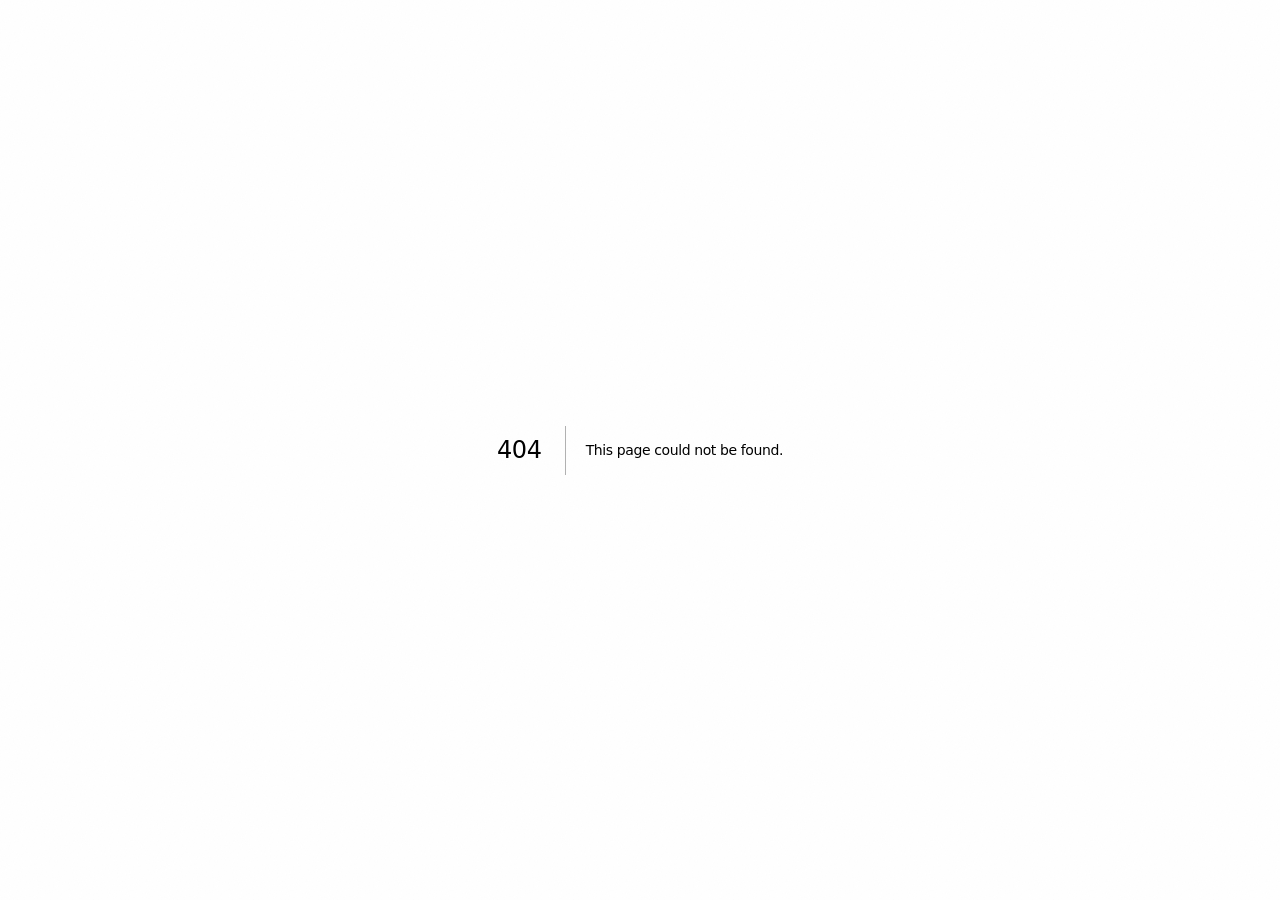
<file: 404/index.html>
<!DOCTYPE html><!--fj2WJopF7kD4jtPK6oPWm--><html lang="en" data-theme="dark" class="geist_e799d87a-module__u8MhCG__variable geist_mono_42eec60-module__Gb1_vG__variable"><head><meta charSet="utf-8"/><meta name="viewport" content="width=device-width, initial-scale=1"/><link rel="stylesheet" href="/_next/static/chunks/290edbb369f6e3af.css" data-precedence="next"/><link rel="preload" as="script" fetchPriority="low" href="/_next/static/chunks/86f8189d06779899.js"/><script src="/_next/static/chunks/8a80c7f2aa2a8276.js" async=""></script><script src="/_next/static/chunks/0adad9caa983f385.js" async=""></script><script src="/_next/static/chunks/22f1fafe070876a6.js" async=""></script><script src="/_next/static/chunks/turbopack-87c15877a680bf93.js" async=""></script><script src="/_next/static/chunks/c3f31ae7688b1ab0.js" async=""></script><script src="/_next/static/chunks/1e086dccfb274931.js" async=""></script><meta name="robots" content="noindex"/><meta name="next-size-adjust" content=""/><title>404: This page could not be found.</title><meta name="theme-color" media="(prefers-color-scheme: light)" content="#d6d6d5"/><meta name="theme-color" media="(prefers-color-scheme: dark)" content="#1e1e1e"/><title>Rohan Saini | AI Developer &amp; Researcher</title><meta name="description" content="LLM-AI Developer specializing in Generative AI, Robotics, and Machine Learning. Building intelligent systems at the intersection of AI and robotics."/><meta name="generator" content="v0.app"/><link rel="icon" href="/icon-light-32x32.png" media="(prefers-color-scheme: light)"/><link rel="icon" href="/icon-dark-32x32.png" media="(prefers-color-scheme: dark)"/><link rel="icon" href="/icon.svg" type="image/svg+xml"/><link rel="apple-touch-icon" href="/apple-icon.png"/><script>(() => {
  const root = document.documentElement;
  try {
    const t = localStorage.getItem("theme");
    const dark = t === "light" ? false : t === "system" ? matchMedia("(prefers-color-scheme: dark)").matches : true;
    root.dataset.theme = dark ? "dark" : "light";
    root.classList.toggle("dark", dark);
    const l = localStorage.getItem("language");
    if (l === "ja" || l === "en") root.lang = l;
  } catch (e) { root.dataset.theme = "dark"; }
  try {
    root.dataset.veil = "boot";
    if ("scrollRestoration" in history) history.scrollRestoration = "manual";
  } catch (e) { root.dataset.veil = "boot"; }
})();</script><noscript><style>.veil{display:none!important}main{transform:none!important}[data-reveal]{opacity:1!important;transform:none!important;filter:none!important;clip-path:none!important}.y{transform:none!important}</style></noscript><script src="/_next/static/chunks/a6dad97d9634a72d.js" noModule=""></script></head><body><div hidden=""><!--$--><!--/$--></div><div style="font-family:system-ui,&quot;Segoe UI&quot;,Roboto,Helvetica,Arial,sans-serif,&quot;Apple Color Emoji&quot;,&quot;Segoe UI Emoji&quot;;height:100vh;text-align:center;display:flex;flex-direction:column;align-items:center;justify-content:center"><div><style>body{color:#000;background:#fff;margin:0}.next-error-h1{border-right:1px solid rgba(0,0,0,.3)}@media (prefers-color-scheme:dark){body{color:#fff;background:#000}.next-error-h1{border-right:1px solid rgba(255,255,255,.3)}}</style><h1 class="next-error-h1" style="display:inline-block;margin:0 20px 0 0;padding:0 23px 0 0;font-size:24px;font-weight:500;vertical-align:top;line-height:49px">404</h1><div style="display:inline-block"><h2 style="font-size:14px;font-weight:400;line-height:49px;margin:0">This page could not be found.</h2></div></div></div><!--$--><!--/$--><script src="/_next/static/chunks/86f8189d06779899.js" id="_R_" async=""></script><script>(self.__next_f=self.__next_f||[]).push([0])</script><script>self.__next_f.push([1,"1:\"$Sreact.fragment\"\n3:I[42869,[\"/_next/static/chunks/c3f31ae7688b1ab0.js\",\"/_next/static/chunks/1e086dccfb274931.js\"],\"default\"]\n4:I[63587,[\"/_next/static/chunks/c3f31ae7688b1ab0.js\",\"/_next/static/chunks/1e086dccfb274931.js\"],\"default\"]\n5:I[89836,[\"/_next/static/chunks/c3f31ae7688b1ab0.js\",\"/_next/static/chunks/1e086dccfb274931.js\"],\"OutletBoundary\"]\n6:\"$Sreact.suspense\"\n8:I[89836,[\"/_next/static/chunks/c3f31ae7688b1ab0.js\",\"/_next/static/chunks/1e086dccfb274931.js\"],\"ViewportBoundary\"]\na:I[89836,[\"/_next/static/chunks/c3f31ae7688b1ab0.js\",\"/_next/static/chunks/1e086dccfb274931.js\"],\"MetadataBoundary\"]\nc:I[92670,[\"/_next/static/chunks/c3f31ae7688b1ab0.js\",\"/_next/static/chunks/1e086dccfb274931.js\"],\"default\"]\n:HL[\"/_next/static/chunks/290edbb369f6e3af.css\",\"style\"]\n2:[\"$\",\"style\",null,{\"children\":\".veil{display:none!important}main{transform:none!important}[data-reveal]{opacity:1!important;transform:none!important;filter:none!important;clip-path:none!important}.y{transform:none!important}\"}]\n"])</script><script>self.__next_f.push([1,"0:{\"P\":null,\"b\":\"fj2WJopF7kD4jtPK6oPWm\",\"c\":[\"\",\"_not-found\",\"\"],\"q\":\"\",\"i\":false,\"f\":[[[\"\",{\"children\":[\"/_not-found\",{\"children\":[\"__PAGE__\",{}]}]},\"$undefined\",\"$undefined\",true],[[\"$\",\"$1\",\"c\",{\"children\":[[[\"$\",\"link\",\"0\",{\"rel\":\"stylesheet\",\"href\":\"/_next/static/chunks/290edbb369f6e3af.css\",\"precedence\":\"next\",\"crossOrigin\":\"$undefined\",\"nonce\":\"$undefined\"}],[\"$\",\"script\",\"script-0\",{\"src\":\"/_next/static/chunks/c3f31ae7688b1ab0.js\",\"async\":true,\"nonce\":\"$undefined\"}],[\"$\",\"script\",\"script-1\",{\"src\":\"/_next/static/chunks/1e086dccfb274931.js\",\"async\":true,\"nonce\":\"$undefined\"}]],[\"$\",\"html\",null,{\"lang\":\"en\",\"data-theme\":\"dark\",\"className\":\"geist_e799d87a-module__u8MhCG__variable geist_mono_42eec60-module__Gb1_vG__variable\",\"suppressHydrationWarning\":true,\"children\":[[\"$\",\"head\",null,{\"children\":[[\"$\",\"script\",null,{\"dangerouslySetInnerHTML\":{\"__html\":\"(() =\u003e {\\n  const root = document.documentElement;\\n  try {\\n    const t = localStorage.getItem(\\\"theme\\\");\\n    const dark = t === \\\"light\\\" ? false : t === \\\"system\\\" ? matchMedia(\\\"(prefers-color-scheme: dark)\\\").matches : true;\\n    root.dataset.theme = dark ? \\\"dark\\\" : \\\"light\\\";\\n    root.classList.toggle(\\\"dark\\\", dark);\\n    const l = localStorage.getItem(\\\"language\\\");\\n    if (l === \\\"ja\\\" || l === \\\"en\\\") root.lang = l;\\n  } catch (e) { root.dataset.theme = \\\"dark\\\"; }\\n  try {\\n    root.dataset.veil = \\\"boot\\\";\\n    if (\\\"scrollRestoration\\\" in history) history.scrollRestoration = \\\"manual\\\";\\n  } catch (e) { root.dataset.veil = \\\"boot\\\"; }\\n})();\"}}],[\"$\",\"noscript\",null,{\"children\":\"$2\"}]]}],[\"$\",\"body\",null,{\"children\":[[\"$\",\"$L3\",null,{\"parallelRouterKey\":\"children\",\"error\":\"$undefined\",\"errorStyles\":\"$undefined\",\"errorScripts\":\"$undefined\",\"template\":[\"$\",\"$L4\",null,{}],\"templateStyles\":\"$undefined\",\"templateScripts\":\"$undefined\",\"notFound\":[[[\"$\",\"title\",null,{\"children\":\"404: This page could not be found.\"}],[\"$\",\"div\",null,{\"style\":{\"fontFamily\":\"system-ui,\\\"Segoe UI\\\",Roboto,Helvetica,Arial,sans-serif,\\\"Apple Color Emoji\\\",\\\"Segoe UI Emoji\\\"\",\"height\":\"100vh\",\"textAlign\":\"center\",\"display\":\"flex\",\"flexDirection\":\"column\",\"alignItems\":\"center\",\"justifyContent\":\"center\"},\"children\":[\"$\",\"div\",null,{\"children\":[[\"$\",\"style\",null,{\"dangerouslySetInnerHTML\":{\"__html\":\"body{color:#000;background:#fff;margin:0}.next-error-h1{border-right:1px solid rgba(0,0,0,.3)}@media (prefers-color-scheme:dark){body{color:#fff;background:#000}.next-error-h1{border-right:1px solid rgba(255,255,255,.3)}}\"}}],[\"$\",\"h1\",null,{\"className\":\"next-error-h1\",\"style\":{\"display\":\"inline-block\",\"margin\":\"0 20px 0 0\",\"padding\":\"0 23px 0 0\",\"fontSize\":24,\"fontWeight\":500,\"verticalAlign\":\"top\",\"lineHeight\":\"49px\"},\"children\":404}],[\"$\",\"div\",null,{\"style\":{\"display\":\"inline-block\"},\"children\":[\"$\",\"h2\",null,{\"style\":{\"fontSize\":14,\"fontWeight\":400,\"lineHeight\":\"49px\",\"margin\":0},\"children\":\"This page could not be found.\"}]}]]}]}]],[]],\"forbidden\":\"$undefined\",\"unauthorized\":\"$undefined\"}],false]}]]}]]}],{\"children\":[[\"$\",\"$1\",\"c\",{\"children\":[null,[\"$\",\"$L3\",null,{\"parallelRouterKey\":\"children\",\"error\":\"$undefined\",\"errorStyles\":\"$undefined\",\"errorScripts\":\"$undefined\",\"template\":[\"$\",\"$L4\",null,{}],\"templateStyles\":\"$undefined\",\"templateScripts\":\"$undefined\",\"notFound\":\"$undefined\",\"forbidden\":\"$undefined\",\"unauthorized\":\"$undefined\"}]]}],{\"children\":[[\"$\",\"$1\",\"c\",{\"children\":[[[\"$\",\"title\",null,{\"children\":\"404: This page could not be found.\"}],[\"$\",\"div\",null,{\"style\":\"$0:f:0:1:0:props:children:1:props:children:1:props:children:0:props:notFound:0:1:props:style\",\"children\":[\"$\",\"div\",null,{\"children\":[[\"$\",\"style\",null,{\"dangerouslySetInnerHTML\":{\"__html\":\"body{color:#000;background:#fff;margin:0}.next-error-h1{border-right:1px solid rgba(0,0,0,.3)}@media (prefers-color-scheme:dark){body{color:#fff;background:#000}.next-error-h1{border-right:1px solid rgba(255,255,255,.3)}}\"}}],[\"$\",\"h1\",null,{\"className\":\"next-error-h1\",\"style\":\"$0:f:0:1:0:props:children:1:props:children:1:props:children:0:props:notFound:0:1:props:children:props:children:1:props:style\",\"children\":404}],[\"$\",\"div\",null,{\"style\":\"$0:f:0:1:0:props:children:1:props:children:1:props:children:0:props:notFound:0:1:props:children:props:children:2:props:style\",\"children\":[\"$\",\"h2\",null,{\"style\":\"$0:f:0:1:0:props:children:1:props:children:1:props:children:0:props:notFound:0:1:props:children:props:children:2:props:children:props:style\",\"children\":\"This page could not be found.\"}]}]]}]}]],null,[\"$\",\"$L5\",null,{\"children\":[\"$\",\"$6\",null,{\"name\":\"Next.MetadataOutlet\",\"children\":\"$@7\"}]}]]}],{},null,false,false]},null,false,false]},null,false,false],[\"$\",\"$1\",\"h\",{\"children\":[[\"$\",\"meta\",null,{\"name\":\"robots\",\"content\":\"noindex\"}],[\"$\",\"$L8\",null,{\"children\":\"$@9\"}],[\"$\",\"div\",null,{\"hidden\":true,\"children\":[\"$\",\"$La\",null,{\"children\":[\"$\",\"$6\",null,{\"name\":\"Next.Metadata\",\"children\":\"$@b\"}]}]}],[\"$\",\"meta\",null,{\"name\":\"next-size-adjust\",\"content\":\"\"}]]}],false]],\"m\":\"$undefined\",\"G\":[\"$c\",\"$undefined\"],\"S\":true}\n"])</script><script>self.__next_f.push([1,"9:[[\"$\",\"meta\",\"0\",{\"charSet\":\"utf-8\"}],[\"$\",\"meta\",\"1\",{\"name\":\"viewport\",\"content\":\"width=device-width, initial-scale=1\"}],[\"$\",\"meta\",\"2\",{\"name\":\"theme-color\",\"media\":\"(prefers-color-scheme: light)\",\"content\":\"#d6d6d5\"}],[\"$\",\"meta\",\"3\",{\"name\":\"theme-color\",\"media\":\"(prefers-color-scheme: dark)\",\"content\":\"#1e1e1e\"}]]\n"])</script><script>self.__next_f.push([1,"d:I[76629,[\"/_next/static/chunks/c3f31ae7688b1ab0.js\",\"/_next/static/chunks/1e086dccfb274931.js\"],\"IconMark\"]\nb:[[\"$\",\"title\",\"0\",{\"children\":\"Rohan Saini | AI Developer \u0026 Researcher\"}],[\"$\",\"meta\",\"1\",{\"name\":\"description\",\"content\":\"LLM-AI Developer specializing in Generative AI, Robotics, and Machine Learning. Building intelligent systems at the intersection of AI and robotics.\"}],[\"$\",\"meta\",\"2\",{\"name\":\"generator\",\"content\":\"v0.app\"}],[\"$\",\"link\",\"3\",{\"rel\":\"icon\",\"href\":\"/icon-light-32x32.png\",\"media\":\"(prefers-color-scheme: light)\"}],[\"$\",\"link\",\"4\",{\"rel\":\"icon\",\"href\":\"/icon-dark-32x32.png\",\"media\":\"(prefers-color-scheme: dark)\"}],[\"$\",\"link\",\"5\",{\"rel\":\"icon\",\"href\":\"/icon.svg\",\"type\":\"image/svg+xml\"}],[\"$\",\"link\",\"6\",{\"rel\":\"apple-touch-icon\",\"href\":\"/apple-icon.png\"}],[\"$\",\"$Ld\",\"7\",{}]]\n7:null\n"])</script></body></html>
</file>
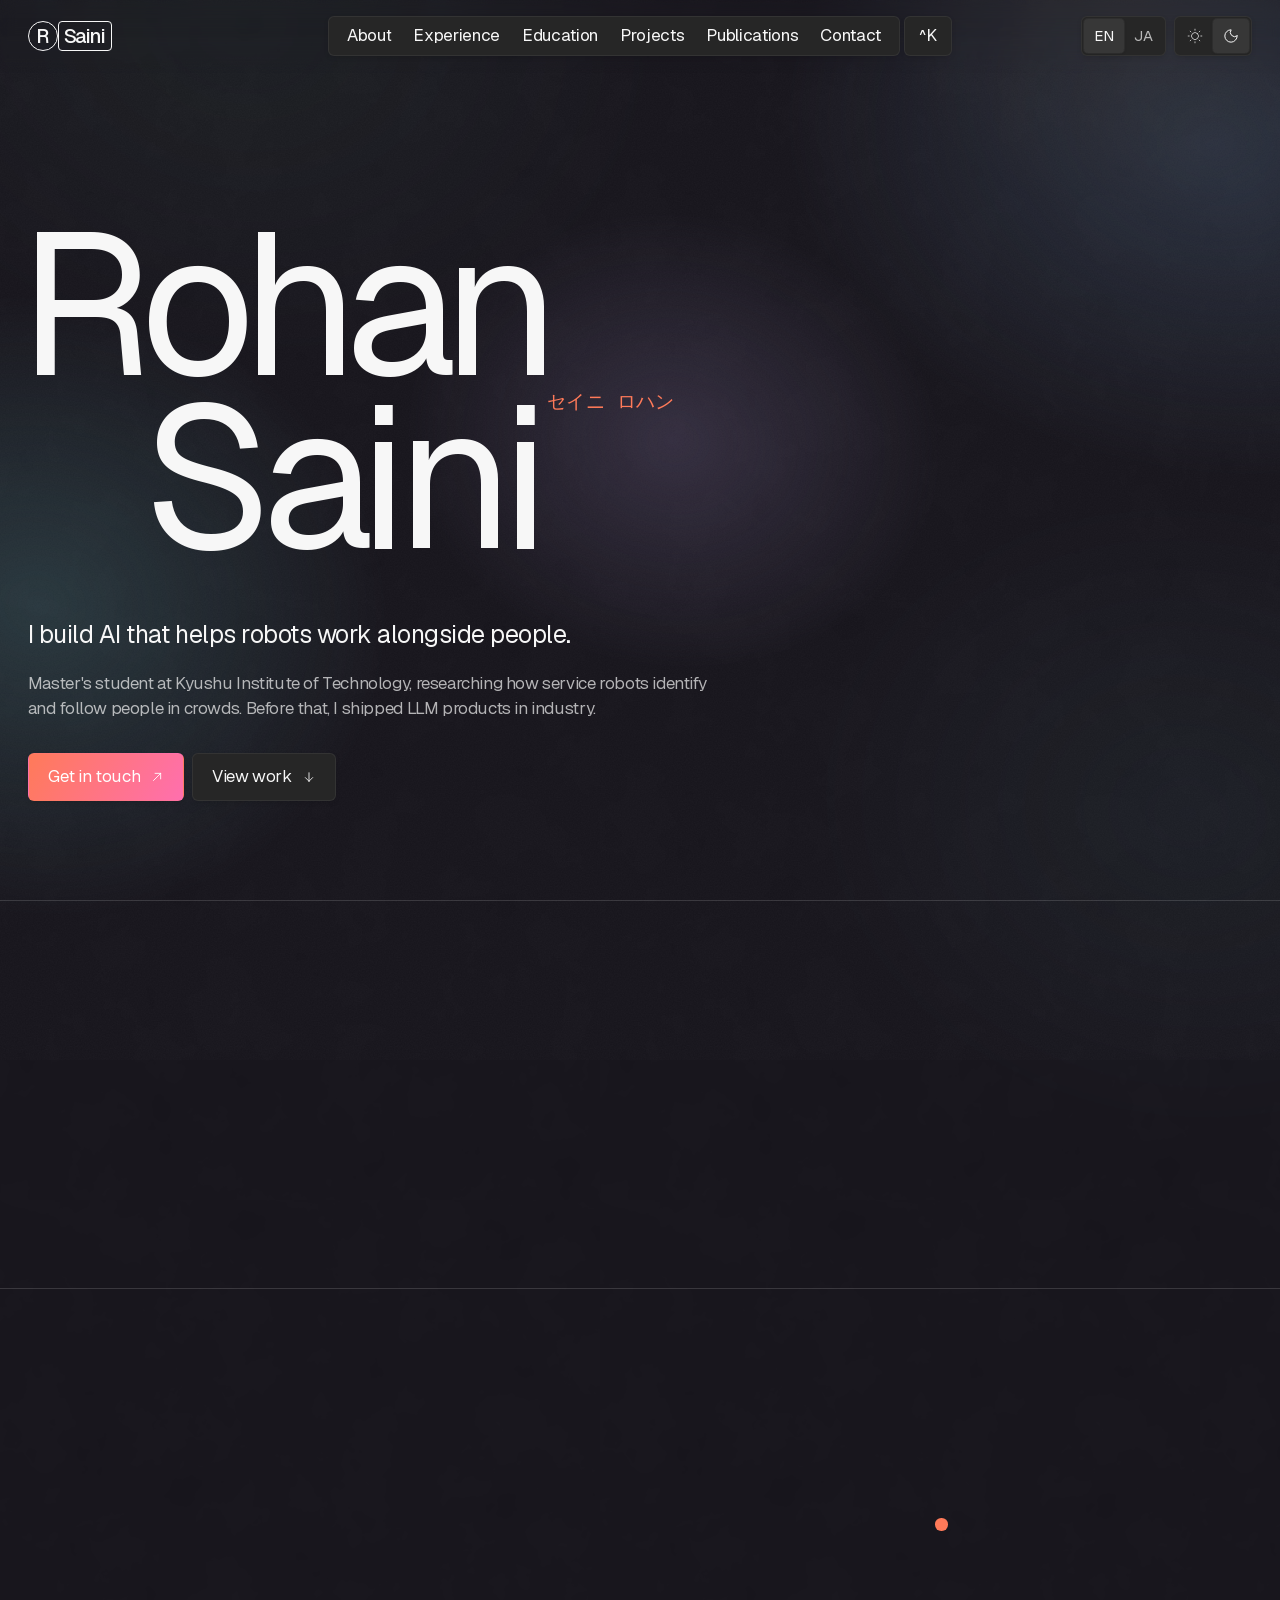
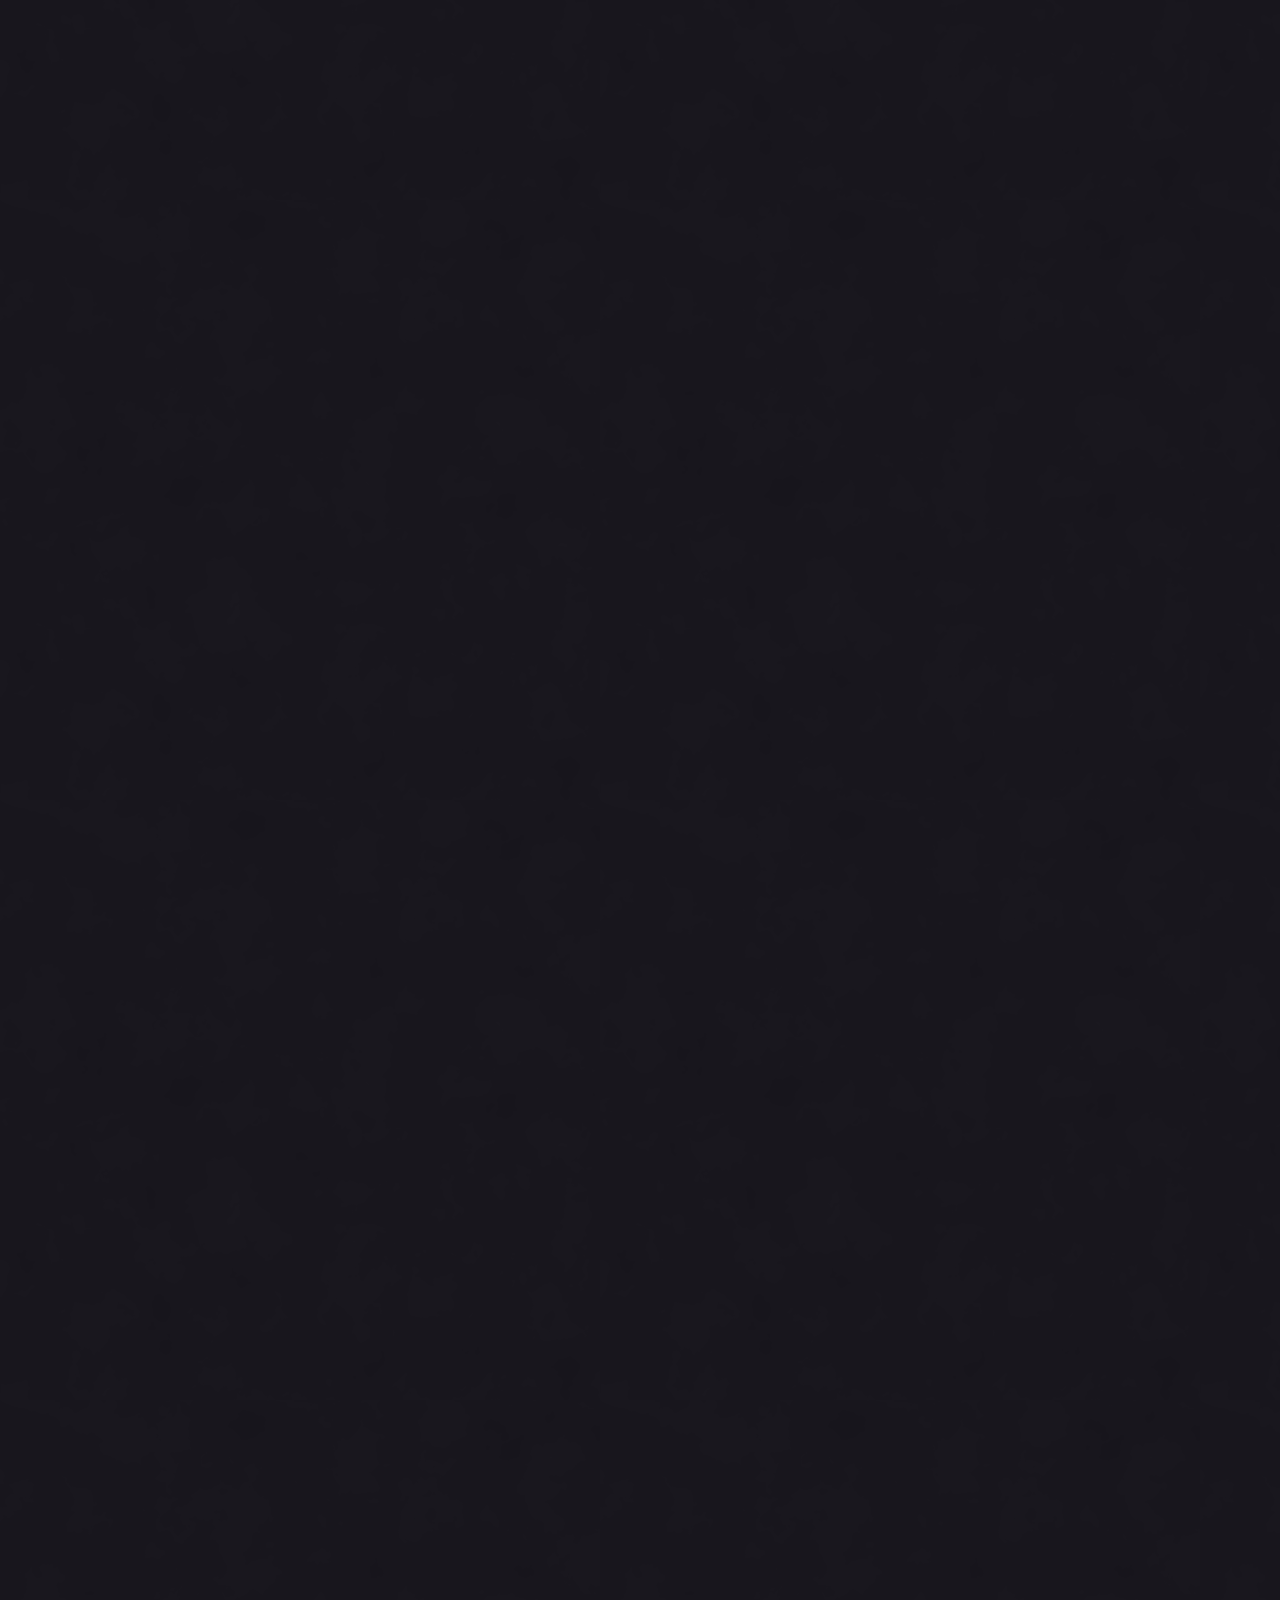
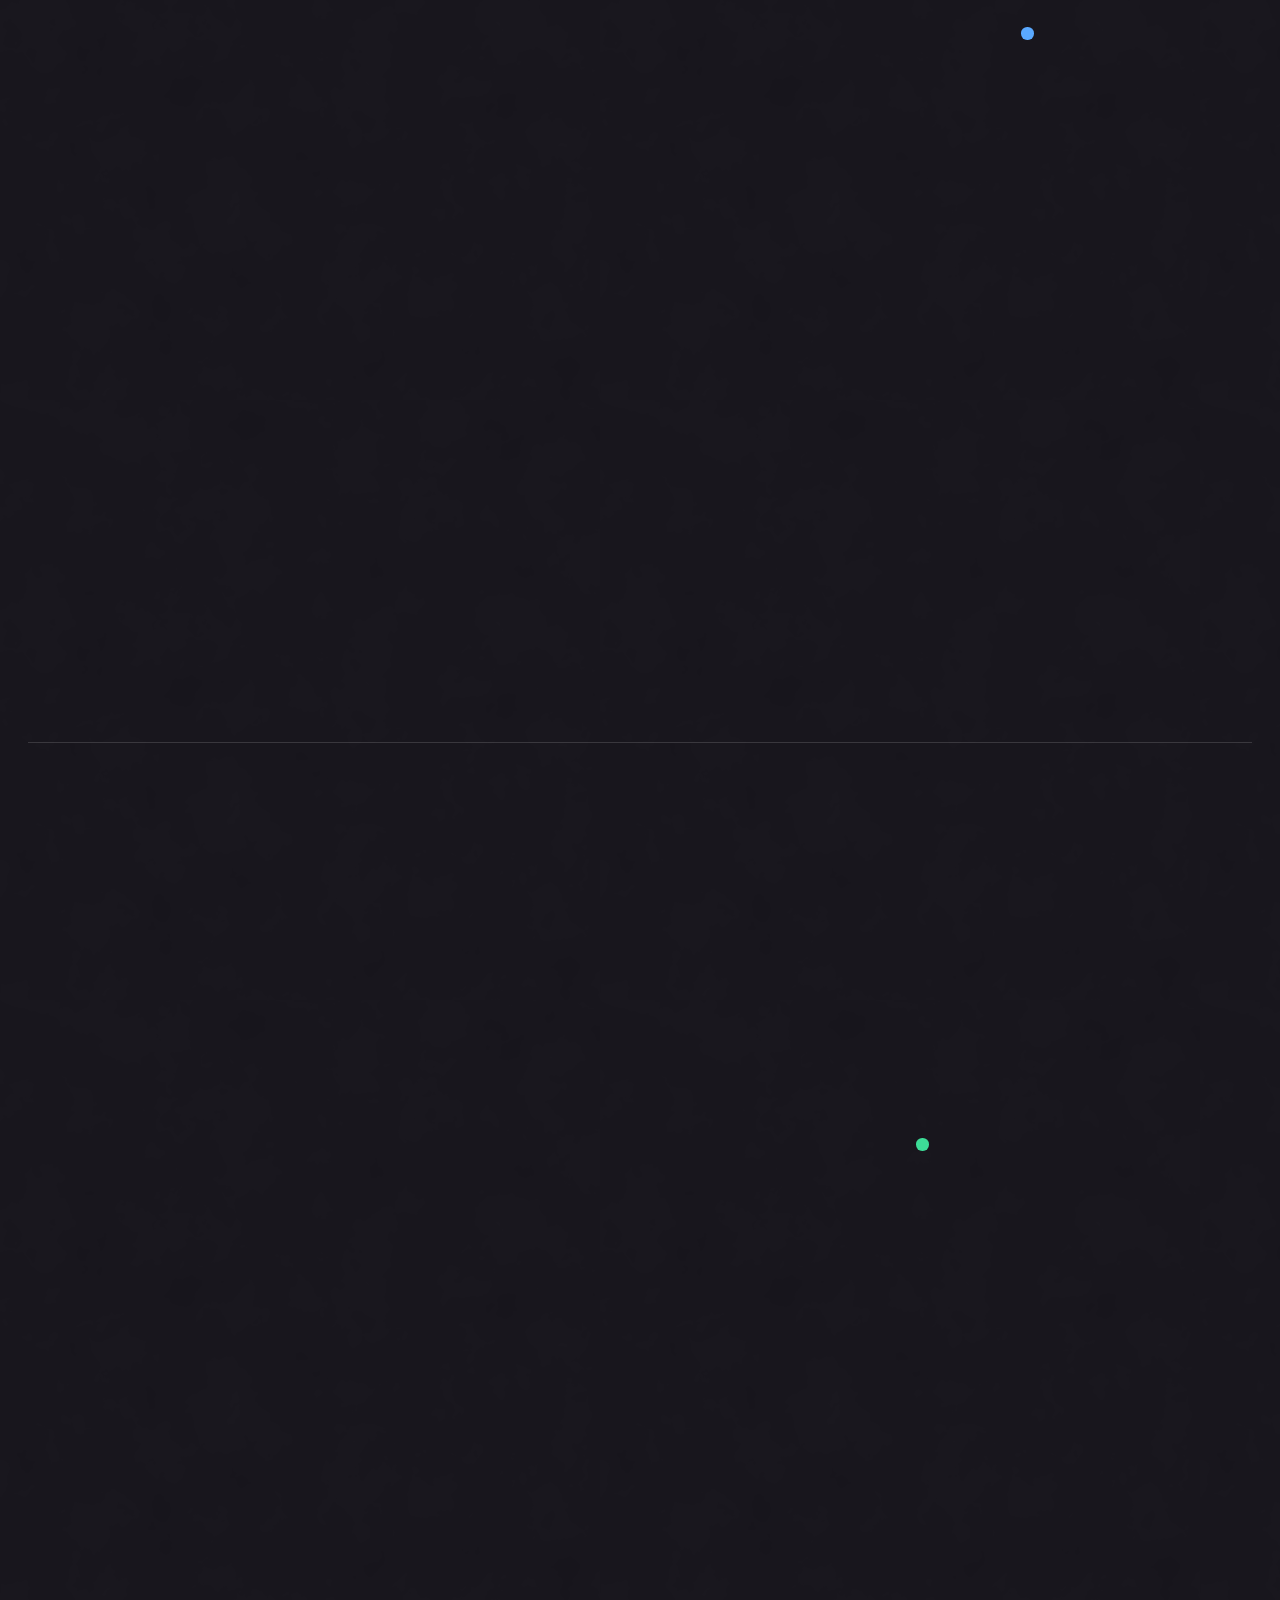
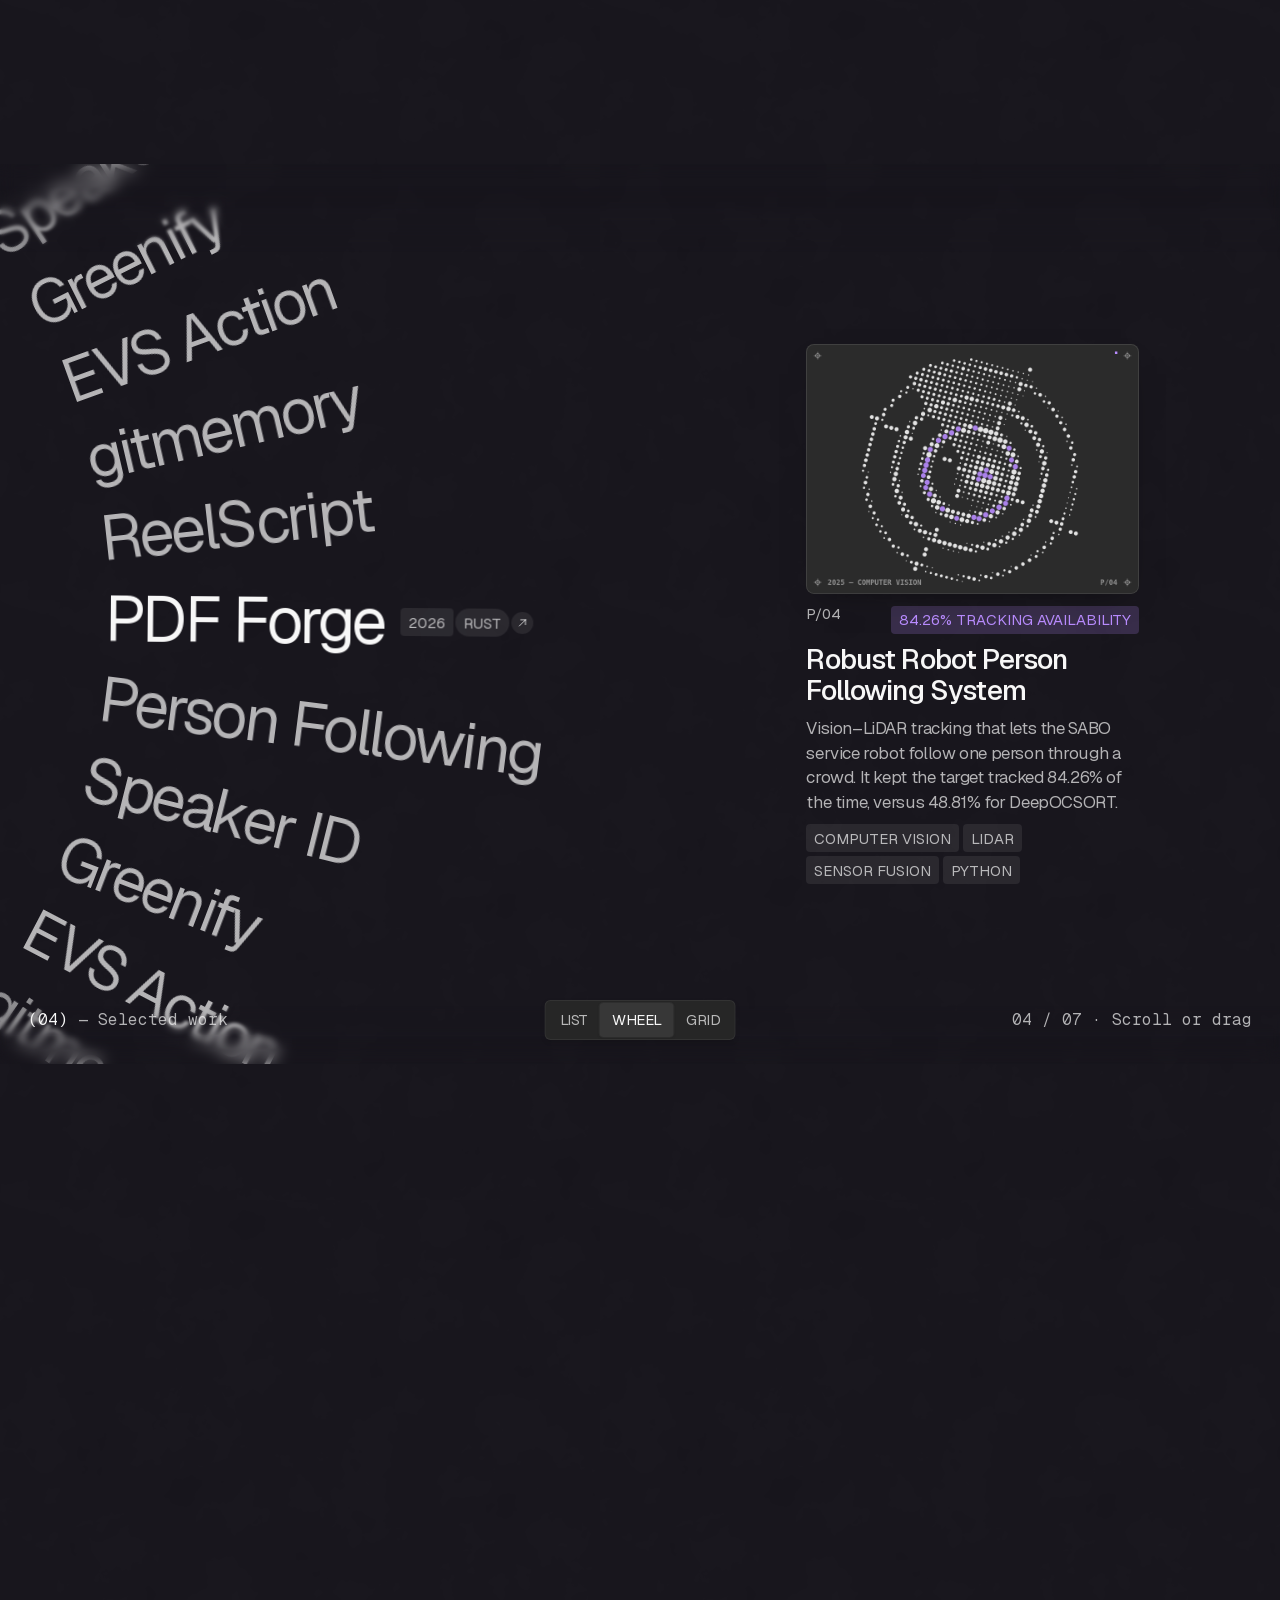
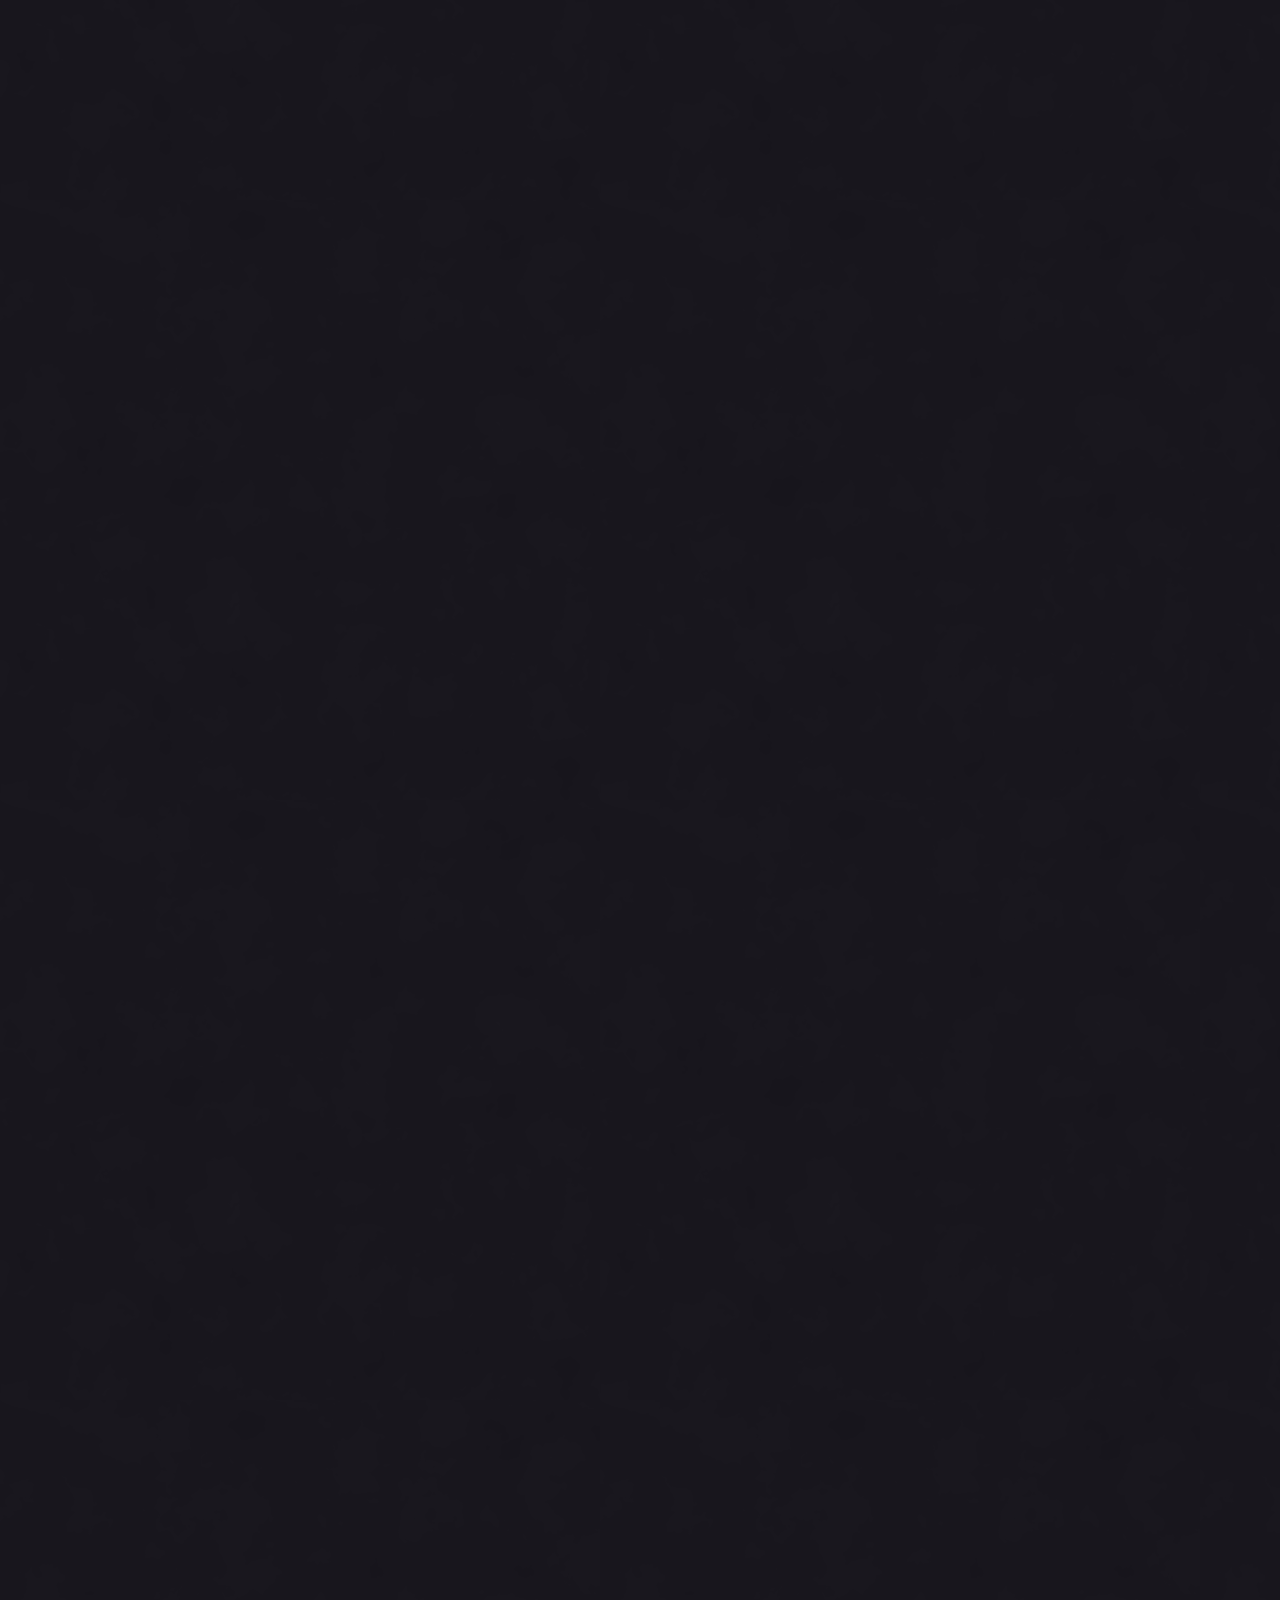
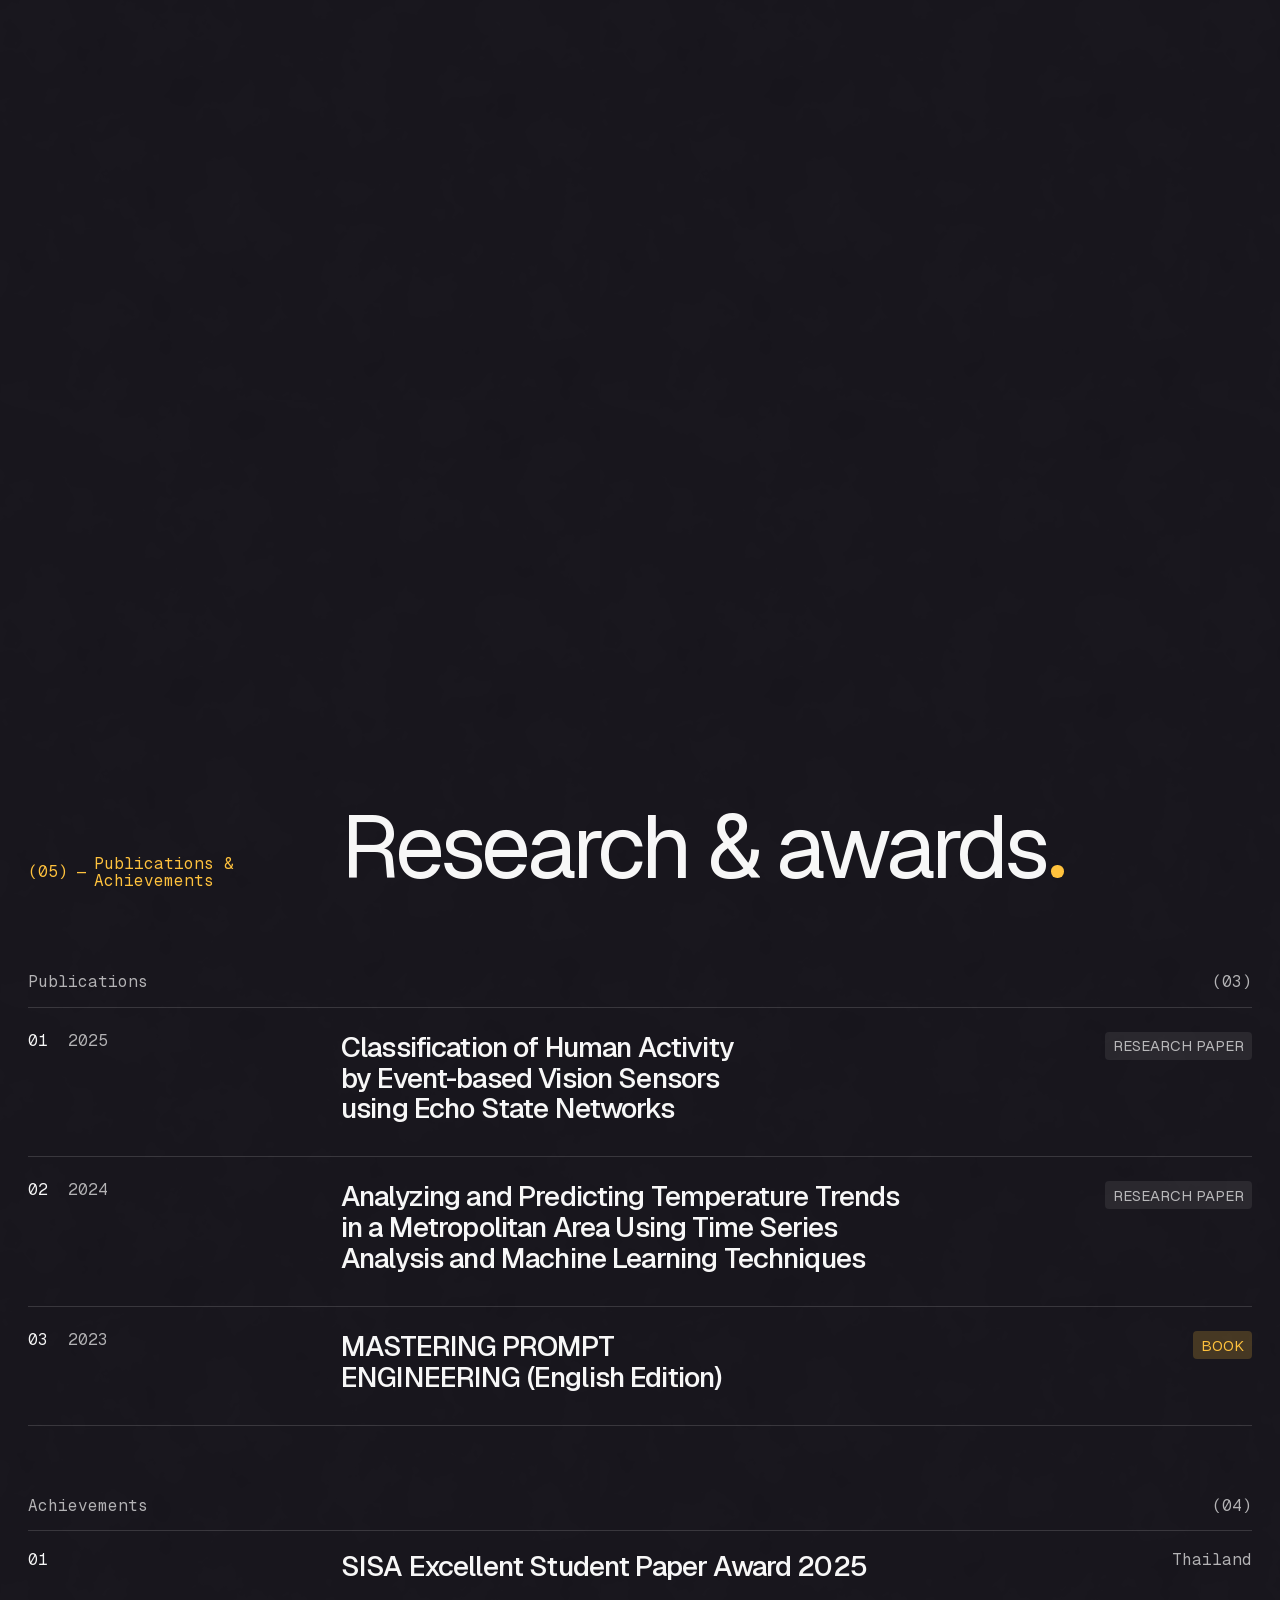
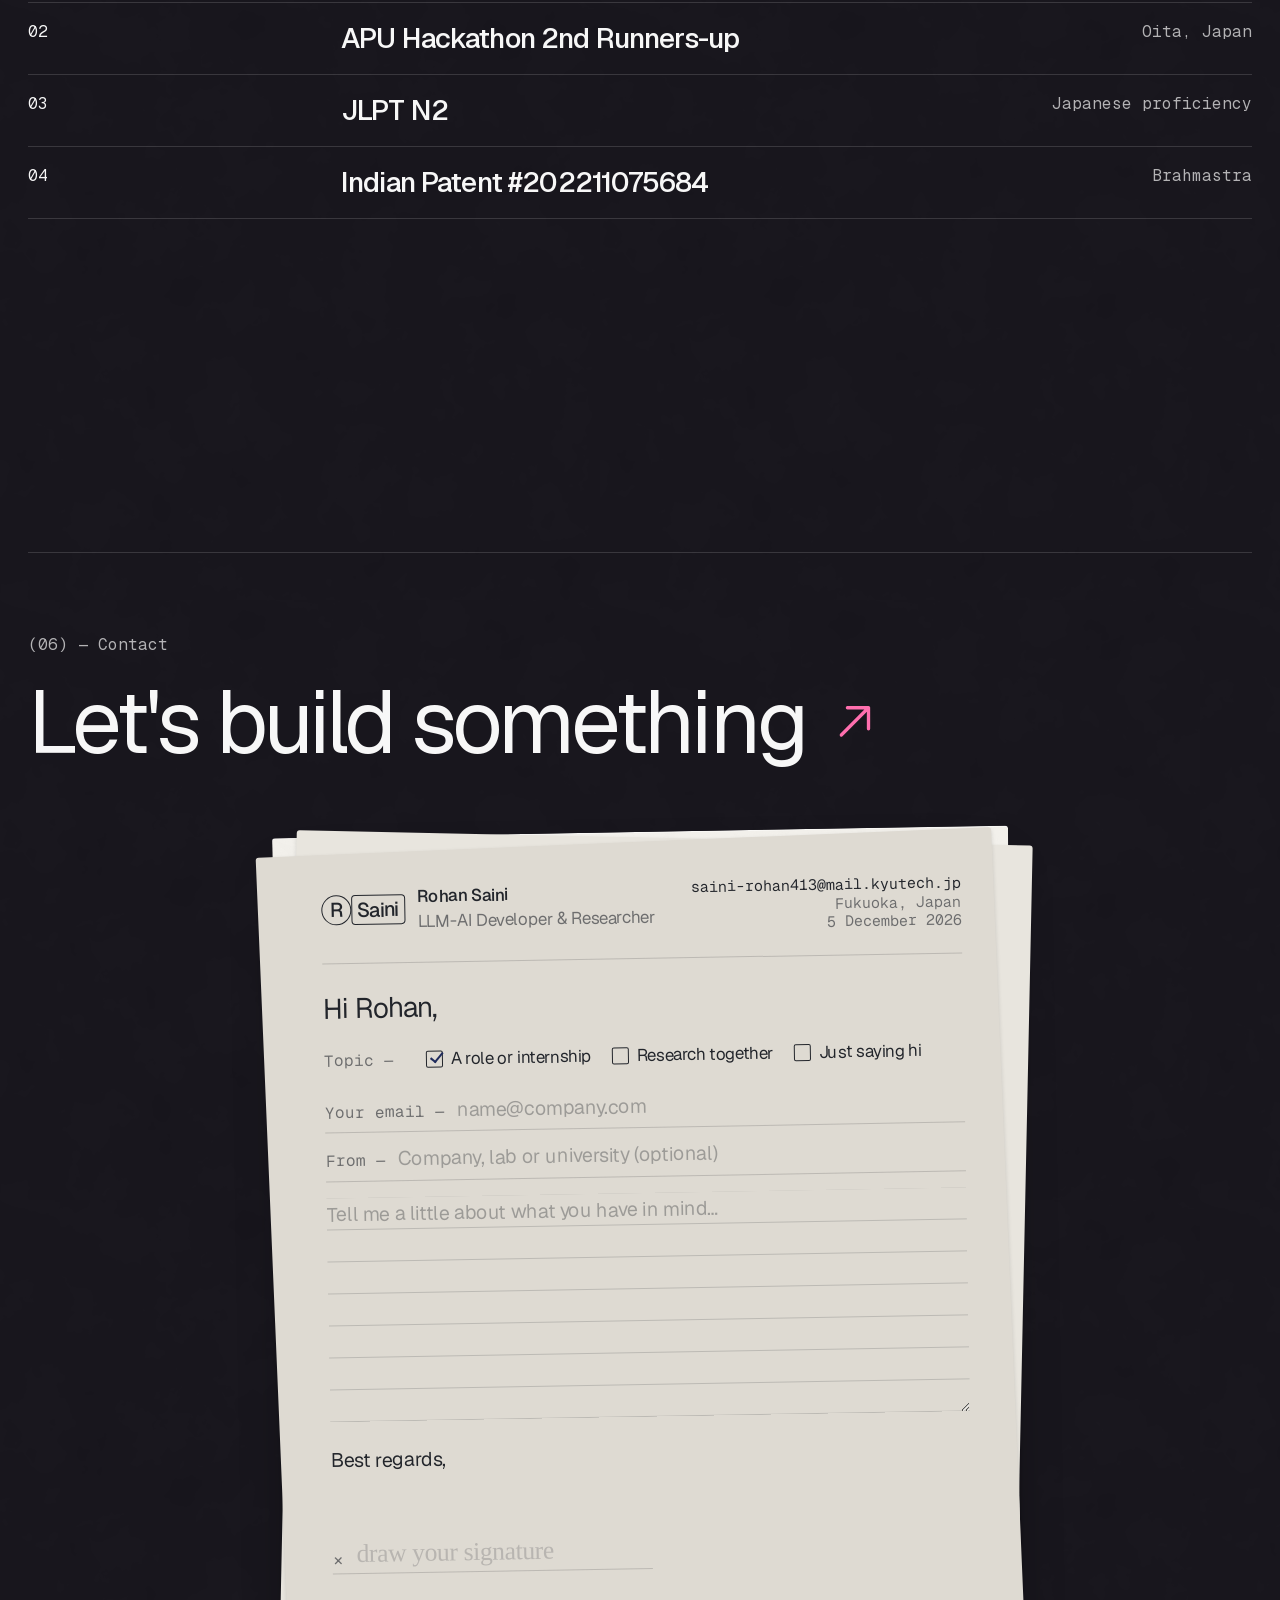
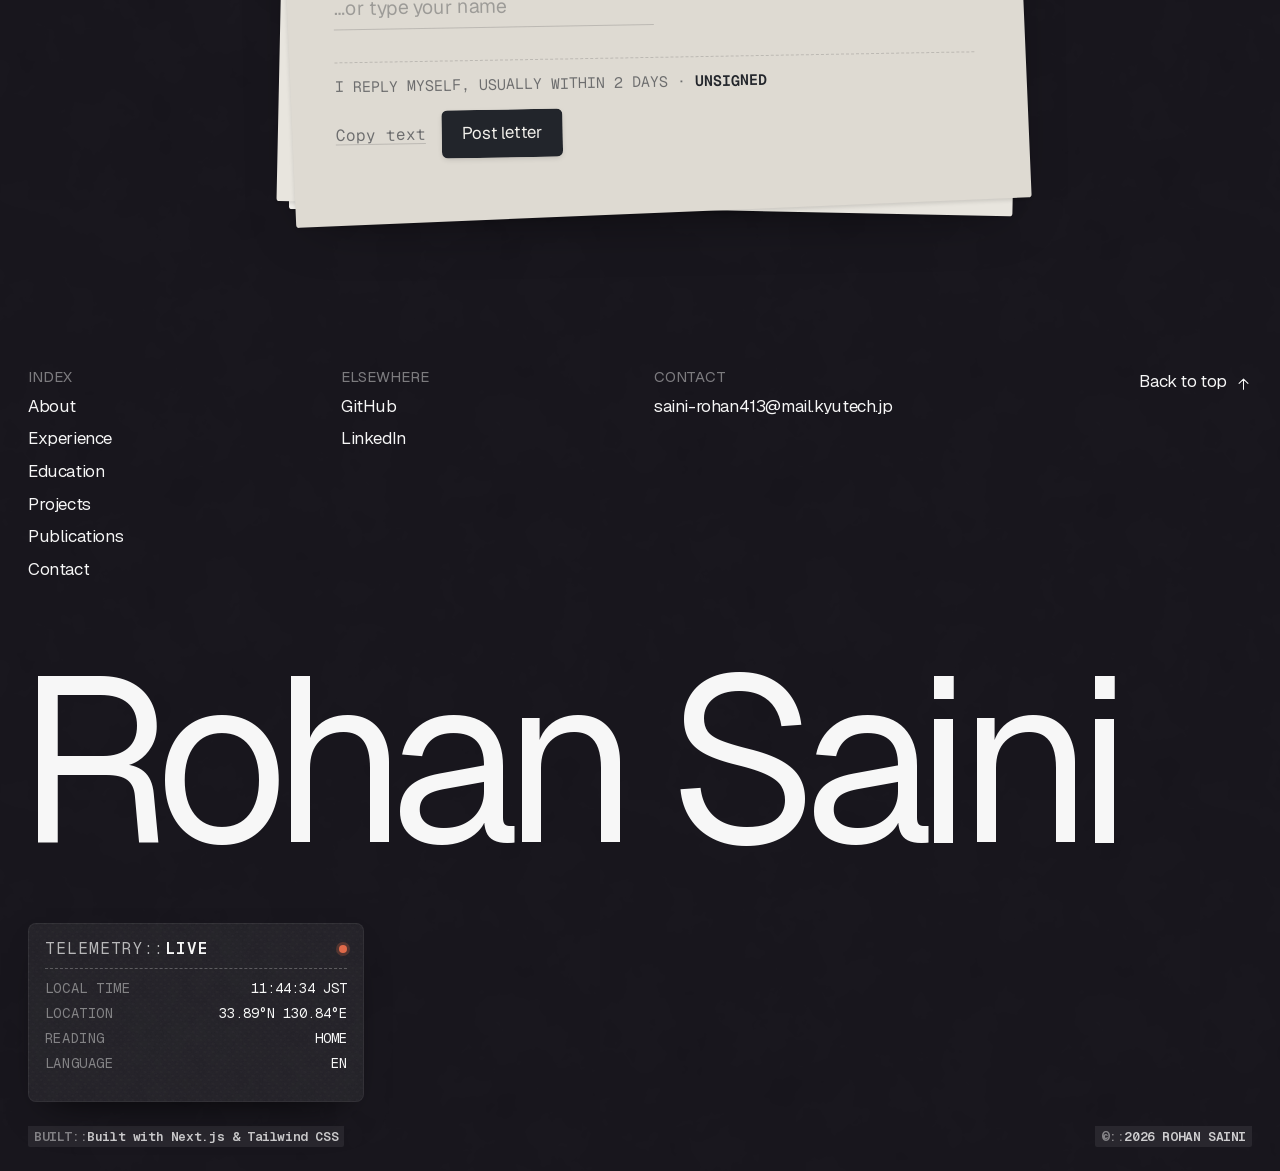
<file: rohan.github.io/index.html>
<!doctype html><meta charset="utf-8"><title>Moved</title>
<meta http-equiv="refresh" content="0; url=/">
<link rel="canonical" href="https://r0han7.github.io/">
<script>location.replace("/" + location.hash)</script>
<a href="/">This site has moved to r0han7.github.io</a>
</file>
<file: _next/static/chunks/290edbb369f6e3af.css>
@font-face{font-family:Geist;font-style:normal;font-weight:100 900;font-display:swap;src:url(../media/fef07dbb0973bf53-s.518e079e.woff2)format("woff2");unicode-range:U+460-52F,U+1C80-1C8A,U+20B4,U+2DE0-2DFF,U+A640-A69F,U+FE2E-FE2F}@font-face{font-family:Geist;font-style:normal;font-weight:100 900;font-display:swap;src:url(../media/8a480f0b521d4e75-s.ea323500.woff2)format("woff2");unicode-range:U+301,U+400-45F,U+490-491,U+4B0-4B1,U+2116}@font-face{font-family:Geist;font-style:normal;font-weight:100 900;font-display:swap;src:url(../media/53b9e256198e5412-s.853d50a3.woff2)format("woff2");unicode-range:U+102-103,U+110-111,U+128-129,U+168-169,U+1A0-1A1,U+1AF-1B0,U+300-301,U+303-304,U+308-309,U+323,U+329,U+1EA0-1EF9,U+20AB}@font-face{font-family:Geist;font-style:normal;font-weight:100 900;font-display:swap;src:url(../media/7178b3e590c64307-s.55554cd0.woff2)format("woff2");unicode-range:U+100-2BA,U+2BD-2C5,U+2C7-2CC,U+2CE-2D7,U+2DD-2FF,U+304,U+308,U+329,U+1D00-1DBF,U+1E00-1E9F,U+1EF2-1EFF,U+2020,U+20A0-20AB,U+20AD-20C4,U+2113,U+2C60-2C7F,U+A720-A7FF}@font-face{font-family:Geist;font-style:normal;font-weight:100 900;font-display:swap;src:url(../media/caa3a2e1cccd8315-s.p.3b6cae6d.woff2)format("woff2");unicode-range:U+??,U+131,U+152-153,U+2BB-2BC,U+2C6,U+2DA,U+2DC,U+304,U+308,U+329,U+2000-206F,U+20AC,U+2122,U+2191,U+2193,U+2212,U+2215,U+FEFF,U+FFFD}@font-face{font-family:Geist Fallback;src:local(Arial);ascent-override:95.94%;descent-override:28.16%;line-gap-override:0.0%;size-adjust:104.76%}.geist_e799d87a-module__u8MhCG__className{font-family:Geist,Geist Fallback;font-style:normal}.geist_e799d87a-module__u8MhCG__variable{--font-geist:"Geist","Geist Fallback"}
@font-face{font-family:Geist Mono;font-style:normal;font-weight:100 900;font-display:swap;src:url(../media/5ce348bf30bf5439-s.56c1f21e.woff2)format("woff2");unicode-range:U+460-52F,U+1C80-1C8A,U+20B4,U+2DE0-2DFF,U+A640-A69F,U+FE2E-FE2F}@font-face{font-family:Geist Mono;font-style:normal;font-weight:100 900;font-display:swap;src:url(../media/4fa387ec64143e14-s.3b336396.woff2)format("woff2");unicode-range:U+301,U+400-45F,U+490-491,U+4B0-4B1,U+2116}@font-face{font-family:Geist Mono;font-style:normal;font-weight:100 900;font-display:swap;src:url(../media/6306c77e7c8268e4-s.e3369375.woff2)format("woff2");unicode-range:U+2000-2001,U+2004-2008,U+200A,U+23B8-23BD,U+2500-259F}@font-face{font-family:Geist Mono;font-style:normal;font-weight:100 900;font-display:swap;src:url(../media/7d817b4c03b0c5f1-s.a40b9a8b.woff2)format("woff2");unicode-range:U+102-103,U+110-111,U+128-129,U+168-169,U+1A0-1A1,U+1AF-1B0,U+300-301,U+303-304,U+308-309,U+323,U+329,U+1EA0-1EF9,U+20AB}@font-face{font-family:Geist Mono;font-style:normal;font-weight:100 900;font-display:swap;src:url(../media/bbc41e54d2fcbd21-s.fe42ddf4.woff2)format("woff2");unicode-range:U+100-2BA,U+2BD-2C5,U+2C7-2CC,U+2CE-2D7,U+2DD-2FF,U+304,U+308,U+329,U+1D00-1DBF,U+1E00-1E9F,U+1EF2-1EFF,U+2020,U+20A0-20AB,U+20AD-20C4,U+2113,U+2C60-2C7F,U+A720-A7FF}@font-face{font-family:Geist Mono;font-style:normal;font-weight:100 900;font-display:swap;src:url(../media/797e433ab948586e-s.p.29207c2f.woff2)format("woff2");unicode-range:U+??,U+131,U+152-153,U+2BB-2BC,U+2C6,U+2DA,U+2DC,U+304,U+308,U+329,U+2000-206F,U+20AC,U+2122,U+2191,U+2193,U+2212,U+2215,U+FEFF,U+FFFD}@font-face{font-family:Geist Mono Fallback;src:local(Arial);ascent-override:74.67%;descent-override:21.92%;line-gap-override:0.0%;size-adjust:134.59%}.geist_mono_42eec60-module__Gb1_vG__className{font-family:Geist Mono,Geist Mono Fallback;font-style:normal}.geist_mono_42eec60-module__Gb1_vG__variable{--font-geist-mono:"Geist Mono","Geist Mono Fallback"}
@layer properties{@supports (((-webkit-hyphens:none)) and (not (margin-trim:inline))) or ((-moz-orient:inline) and (not (color:rgb(from red r g b)))){*,:before,:after,::backdrop{--tw-rotate-x:initial;--tw-rotate-y:initial;--tw-rotate-z:initial;--tw-skew-x:initial;--tw-skew-y:initial;--tw-border-style:solid;--tw-shadow:0 0 #0000;--tw-shadow-color:initial;--tw-shadow-alpha:100%;--tw-inset-shadow:0 0 #0000;--tw-inset-shadow-color:initial;--tw-inset-shadow-alpha:100%;--tw-ring-color:initial;--tw-ring-shadow:0 0 #0000;--tw-inset-ring-color:initial;--tw-inset-ring-shadow:0 0 #0000;--tw-ring-inset:initial;--tw-ring-offset-width:0px;--tw-ring-offset-color:#fff;--tw-ring-offset-shadow:0 0 #0000;--tw-outline-style:solid;--tw-blur:initial;--tw-brightness:initial;--tw-contrast:initial;--tw-grayscale:initial;--tw-hue-rotate:initial;--tw-invert:initial;--tw-opacity:initial;--tw-saturate:initial;--tw-sepia:initial;--tw-drop-shadow:initial;--tw-drop-shadow-color:initial;--tw-drop-shadow-alpha:100%;--tw-drop-shadow-size:initial;--tw-backdrop-blur:initial;--tw-backdrop-brightness:initial;--tw-backdrop-contrast:initial;--tw-backdrop-grayscale:initial;--tw-backdrop-hue-rotate:initial;--tw-backdrop-invert:initial;--tw-backdrop-opacity:initial;--tw-backdrop-saturate:initial;--tw-backdrop-sepia:initial;--tw-ease:initial}}}@layer theme{:root,:host{--font-sans:ui-sans-serif,system-ui,sans-serif,"Apple Color Emoji","Segoe UI Emoji","Segoe UI Symbol","Noto Color Emoji";--font-mono:ui-monospace,SFMono-Regular,Menlo,Monaco,Consolas,"Liberation Mono","Courier New",monospace;--text-sm:.875rem;--text-sm--line-height:calc(1.25/.875);--ease-in:cubic-bezier(.4,0,1,1);--ease-out:cubic-bezier(0,0,.2,1);--default-transition-duration:.15s;--default-transition-timing-function:cubic-bezier(.4,0,.2,1);--default-font-family:var(--font-sans);--default-mono-font-family:var(--font-mono)}}@layer base{*,:after,:before,::backdrop{box-sizing:border-box;border:0 solid;margin:0;padding:0}::file-selector-button{box-sizing:border-box;border:0 solid;margin:0;padding:0}html,:host{-webkit-text-size-adjust:100%;tab-size:4;line-height:1.5;font-family:var(--default-font-family,ui-sans-serif,system-ui,sans-serif,"Apple Color Emoji","Segoe UI Emoji","Segoe UI Symbol","Noto Color Emoji");font-feature-settings:var(--default-font-feature-settings,normal);font-variation-settings:var(--default-font-variation-settings,normal);-webkit-tap-highlight-color:transparent}hr{height:0;color:inherit;border-top-width:1px}abbr:where([title]){-webkit-text-decoration:underline dotted;text-decoration:underline dotted}h1,h2,h3,h4,h5,h6{font-size:inherit;font-weight:inherit}a{color:inherit;-webkit-text-decoration:inherit;-webkit-text-decoration:inherit;-webkit-text-decoration:inherit;-webkit-text-decoration:inherit;text-decoration:inherit}b,strong{font-weight:bolder}code,kbd,samp,pre{font-family:var(--default-mono-font-family,ui-monospace,SFMono-Regular,Menlo,Monaco,Consolas,"Liberation Mono","Courier New",monospace);font-feature-settings:var(--default-mono-font-feature-settings,normal);font-variation-settings:var(--default-mono-font-variation-settings,normal);font-size:1em}small{font-size:80%}sub,sup{vertical-align:baseline;font-size:75%;line-height:0;position:relative}sub{bottom:-.25em}sup{top:-.5em}table{text-indent:0;border-color:inherit;border-collapse:collapse}:-moz-focusring{outline:auto}progress{vertical-align:baseline}summary{display:list-item}ol,ul,menu{list-style:none}img,svg,video,canvas,audio,iframe,embed,object{vertical-align:middle;display:block}img,video{max-width:100%;height:auto}button,input,select,optgroup,textarea{font:inherit;font-feature-settings:inherit;font-variation-settings:inherit;letter-spacing:inherit;color:inherit;opacity:1;background-color:#0000;border-radius:0}::file-selector-button{font:inherit;font-feature-settings:inherit;font-variation-settings:inherit;letter-spacing:inherit;color:inherit;opacity:1;background-color:#0000;border-radius:0}:where(select:is([multiple],[size])) optgroup{font-weight:bolder}:where(select:is([multiple],[size])) optgroup option{padding-inline-start:20px}::file-selector-button{margin-inline-end:4px}::placeholder{opacity:1}@supports (not ((-webkit-appearance:-apple-pay-button))) or (contain-intrinsic-size:1px){::placeholder{color:currentColor}@supports (color:color-mix(in lab, red, red)){::placeholder{color:color-mix(in oklab,currentcolor 50%,transparent)}}}textarea{resize:vertical}::-webkit-search-decoration{-webkit-appearance:none}::-webkit-date-and-time-value{min-height:1lh;text-align:inherit}::-webkit-datetime-edit{display:inline-flex}::-webkit-datetime-edit-fields-wrapper{padding:0}::-webkit-datetime-edit{padding-block:0}::-webkit-datetime-edit-year-field{padding-block:0}::-webkit-datetime-edit-month-field{padding-block:0}::-webkit-datetime-edit-day-field{padding-block:0}::-webkit-datetime-edit-hour-field{padding-block:0}::-webkit-datetime-edit-minute-field{padding-block:0}::-webkit-datetime-edit-second-field{padding-block:0}::-webkit-datetime-edit-millisecond-field{padding-block:0}::-webkit-datetime-edit-meridiem-field{padding-block:0}:-moz-ui-invalid{box-shadow:none}button,input:where([type=button],[type=reset],[type=submit]){appearance:button}::file-selector-button{appearance:button}::-webkit-inner-spin-button{height:auto}::-webkit-outer-spin-button{height:auto}[hidden]:where(:not([hidden=until-found])){display:none!important}}@layer components;@layer utilities{.visible{visibility:visible}.absolute{position:absolute}.fixed{position:fixed}.relative{position:relative}.static{position:static}.sticky{position:sticky}.block{display:block}.flex{display:flex}.grid{display:grid}.hidden{display:none}.inline-block{display:inline-block}.inline-flex{display:inline-flex}.transform{transform:var(--tw-rotate-x,)var(--tw-rotate-y,)var(--tw-rotate-z,)var(--tw-skew-x,)var(--tw-skew-y,)}.resize{resize:both}.border{border-style:var(--tw-border-style);border-width:1px}.text-sm{font-size:var(--text-sm);line-height:var(--tw-leading,var(--text-sm--line-height))}.shadow{--tw-shadow:0 1px 3px 0 var(--tw-shadow-color,#0000001a),0 1px 2px -1px var(--tw-shadow-color,#0000001a);box-shadow:var(--tw-inset-shadow),var(--tw-inset-ring-shadow),var(--tw-ring-offset-shadow),var(--tw-ring-shadow),var(--tw-shadow)}.ring{--tw-ring-shadow:var(--tw-ring-inset,)0 0 0 calc(1px + var(--tw-ring-offset-width))var(--tw-ring-color,currentcolor);box-shadow:var(--tw-inset-shadow),var(--tw-inset-ring-shadow),var(--tw-ring-offset-shadow),var(--tw-ring-shadow),var(--tw-shadow)}.outline{outline-style:var(--tw-outline-style);outline-width:1px}.blur{--tw-blur:blur(8px);filter:var(--tw-blur,)var(--tw-brightness,)var(--tw-contrast,)var(--tw-grayscale,)var(--tw-hue-rotate,)var(--tw-invert,)var(--tw-saturate,)var(--tw-sepia,)var(--tw-drop-shadow,)}.filter{filter:var(--tw-blur,)var(--tw-brightness,)var(--tw-contrast,)var(--tw-grayscale,)var(--tw-hue-rotate,)var(--tw-invert,)var(--tw-saturate,)var(--tw-sepia,)var(--tw-drop-shadow,)}.backdrop-filter{-webkit-backdrop-filter:var(--tw-backdrop-blur,)var(--tw-backdrop-brightness,)var(--tw-backdrop-contrast,)var(--tw-backdrop-grayscale,)var(--tw-backdrop-hue-rotate,)var(--tw-backdrop-invert,)var(--tw-backdrop-opacity,)var(--tw-backdrop-saturate,)var(--tw-backdrop-sepia,);backdrop-filter:var(--tw-backdrop-blur,)var(--tw-backdrop-brightness,)var(--tw-backdrop-contrast,)var(--tw-backdrop-grayscale,)var(--tw-backdrop-hue-rotate,)var(--tw-backdrop-invert,)var(--tw-backdrop-opacity,)var(--tw-backdrop-saturate,)var(--tw-backdrop-sepia,)}.transition{transition-property:color,background-color,border-color,outline-color,text-decoration-color,fill,stroke,--tw-gradient-from,--tw-gradient-via,--tw-gradient-to,opacity,box-shadow,transform,translate,scale,rotate,filter,-webkit-backdrop-filter,backdrop-filter,display,visibility,content-visibility,overlay,pointer-events;transition-timing-function:var(--tw-ease,var(--default-transition-timing-function));transition-duration:var(--tw-duration,var(--default-transition-duration))}.ease-in{--tw-ease:var(--ease-in);transition-timing-function:var(--ease-in)}.ease-out{--tw-ease:var(--ease-out);transition-timing-function:var(--ease-out)}}:root{--s-2:.125rem;--s-4:.25rem;--s-6:.375rem;--s-8:.5rem;--s-10:.625rem;--s-12:.75rem;--s-16:1rem;--s-18:1.125rem;--s-20:1.25rem;--s-24:1.5rem;--s-30:1.875rem;--s-32:2rem;--s-36:2.25rem;--s-40:2.5rem;--s-48:3rem;--s-64:4rem;--s-96:6rem;--s-128:8rem;--s-160:10rem;--mono-100:#f7f7f7;--mono-500:#484848;--mono-900:#1e1e1e;--surface-warm:#fdfcfb;--r-xs:var(--s-2);--r-sm:var(--s-4);--r-md:.375rem;--r-lg:var(--s-8);--r-xl:var(--s-12);--r-pill:999px;--r-full:50%;--ease-in-quad:cubic-bezier(.11,0,.5,0);--ease-out-quad:cubic-bezier(.5,1,.89,1);--ease-in-out-quad:cubic-bezier(.45,0,.55,1);--ease-out-cubic:cubic-bezier(.33,1,.68,1);--ease-out-quart:cubic-bezier(.25,1,.5,1);--ease-in-out-quart:cubic-bezier(.76,0,.24,1);--ease-out-quint:cubic-bezier(.22,1,.36,1);--ease-out-expo:cubic-bezier(.16,1,.3,1);--ease-in-out-expo:cubic-bezier(.87,0,.13,1);--ease-out-back:cubic-bezier(.34,1.56,.64,1);--ease-underline:cubic-bezier(.625,.05,0,1);--font-sans:var(--font-geist),"Hiragino Sans","Noto Sans JP",-apple-system,BlinkMacSystemFont,"Segoe UI",Roboto,Helvetica,Arial,sans-serif;--font-mono:var(--font-geist-mono),ui-monospace,"SF Mono",Menlo,Consolas,monospace;--fw-body:380;--fw-regular:400;--fw-medium:520;--fw-mono-semibold:600;--lh-display:.98;--lh-heading:1.06;--lh-tight:1.1;--lh-body:1.45;--track-display:-.045em;--track-heading:-.03em;--track:-.02em;--track-hud:-.03em;--fs-mega:clamp(4rem,1.8873rem + 9.0141vw,10rem);--fs-display:clamp(3rem,1.9437rem + 4.507vw,6rem);--fs-h1:clamp(2.25rem,1.6338rem + 2.6291vw,4rem);--fs-h2:clamp(1.875rem,1.4789rem + 1.6901vw,3rem);--fs-h4:clamp(1.375rem,1.2rem + .7vw,1.875rem);--fs-lead:clamp(1.25rem,1.12rem + .55vw,1.625rem);--fs-body:clamp(1.0625rem,1rem + .28vw,1.25rem);--fs-sm:1.0625rem;--fs-nav:1.0625rem;--fs-meta:.9375rem;--fs-hud:.8125rem;--container-max:120rem;--margin:clamp(1rem,.6919rem + 1.3146vw,1.875rem);--gutter:clamp(1rem,.6919rem + 1.3146vw,1.875rem)}:root,[data-theme=light]{--lightningcss-light:initial;--lightningcss-dark: ;color-scheme:light;--paper:#d6d6d5;--surface:var(--surface-warm);--card:var(--mono-900)}@supports (color:color-mix(in lab, red, red)){:root,[data-theme=light]{--card:color-mix(in srgb,var(--mono-900)5%,var(--paper))}}:root,[data-theme=light]{--img-outline:#0000001a;--ink:var(--mono-900);--ink-muted:#1e1e1ecc;--ink-faint:#1e1e1e8c;--fill:#1e1e1e14;--fill-strong:#1e1e1e33;--line:#1e1e1e0f;--divider:#1e1e1e26;--scrim:#1e1e1e66;--popover:var(--surface-warm);--shadow-modal:0 24px 60px -24px #1e1e1e40;--shadow-card:0 10px 26px -16px #1e1e1e2e;--shadow-control:0 0 0 1px #1e1e1e0f,0 2px 6px -2px #1e1e1e24;--shadow-seg:0 0 0 1px #1e1e1e0a,0 1px 2px #1e1e1e05;--chrome-bg:var(--surface);--chrome-rule:var(--line);--chrome-shadow:var(--shadow-control);--seg-bg:var(--fill);--btn-fill:#1e1e1eeb;--btn-on:var(--mono-100);--spot:#b03a1e;--spot-rgb:176,58,30;--spot-wash:rgba(var(--spot-rgb),.14);--grain-fiber:url("data:image/svg+xml,%3Csvg xmlns='http://www.w3.org/2000/svg' width='600' height='600'%3E%3Cfilter id='g'%3E%3CfeTurbulence type='fractalNoise' baseFrequency='0.015' numOctaves='5' seed='7' stitchTiles='stitch'/%3E%3CfeColorMatrix type='saturate' values='0'/%3E%3CfeComponentTransfer%3E%3CfeFuncA type='linear' slope='0.055'/%3E%3C/feComponentTransfer%3E%3C/filter%3E%3Crect width='100%25' height='100%25' filter='url(%23g)'/%3E%3C/svg%3E");--grain-tooth:url("data:image/svg+xml,%3Csvg xmlns='http://www.w3.org/2000/svg' width='160' height='160'%3E%3Cfilter id='g'%3E%3CfeTurbulence type='fractalNoise' baseFrequency='0.75' numOctaves='2' stitchTiles='stitch'/%3E%3CfeColorMatrix type='saturate' values='0'/%3E%3CfeComponentTransfer%3E%3CfeFuncA type='linear' slope='0.14'/%3E%3C/feComponentTransfer%3E%3C/filter%3E%3Crect width='100%25' height='100%25' filter='url(%23g)'/%3E%3C/svg%3E");--grain-carton:url("data:image/svg+xml,%3Csvg xmlns='http://www.w3.org/2000/svg' width='220' height='220'%3E%3Cfilter id='g'%3E%3CfeTurbulence type='fractalNoise' baseFrequency='0.05' numOctaves='3' seed='11' stitchTiles='stitch'/%3E%3CfeColorMatrix type='saturate' values='0'/%3E%3CfeComponentTransfer%3E%3CfeFuncA type='linear' slope='0.05'/%3E%3C/feComponentTransfer%3E%3C/filter%3E%3Crect width='100%25' height='100%25' filter='url(%23g)'/%3E%3C/svg%3E");--grain-dots:url("data:image/svg+xml,%3Csvg xmlns='http://www.w3.org/2000/svg' width='8' height='8'%3E%3Cg fill='%23808080' fill-opacity='0.055'%3E%3Ccircle cx='4' cy='4' r='1.05'/%3E%3Ccircle cx='0' cy='0' r='1.05'/%3E%3Ccircle cx='8' cy='0' r='1.05'/%3E%3Ccircle cx='0' cy='8' r='1.05'/%3E%3Ccircle cx='8' cy='8' r='1.05'/%3E%3C/g%3E%3C/svg%3E")}[data-theme=dark]{--lightningcss-light: ;--lightningcss-dark:initial;color-scheme:dark;--paper:var(--mono-900);--surface:#262626;--card:var(--mono-100)}@supports (color:color-mix(in lab, red, red)){[data-theme=dark]{--card:color-mix(in srgb,var(--mono-100)6%,var(--paper))}}[data-theme=dark]{--img-outline:#ffffff1a;--ink:var(--mono-100);--ink-muted:#f7f7f7b3;--ink-faint:#f7f7f773;--fill:#f7f7f714;--fill-strong:#f7f7f733;--line:#f7f7f70f;--divider:#f7f7f726;--scrim:#0009;--popover:#262626;--shadow-modal:0 24px 70px -20px #000000b3;--shadow-card:0 12px 30px -18px #0000008c;--shadow-control:0 2px 6px -2px #0003;--shadow-seg:0 0 0 1px #f7f7f70a,0 1px 3px #00000026;--btn-fill:#f7f7f7eb;--btn-on:var(--mono-900);--spot:#e06a4a;--spot-rgb:224,106,74;--spot-wash:rgba(var(--spot-rgb),.24);--grain-fiber:url("data:image/svg+xml,%3Csvg xmlns='http://www.w3.org/2000/svg' width='600' height='600'%3E%3Cfilter id='g'%3E%3CfeTurbulence type='fractalNoise' baseFrequency='0.015' numOctaves='5' seed='7' stitchTiles='stitch'/%3E%3CfeColorMatrix type='saturate' values='0'/%3E%3CfeComponentTransfer%3E%3CfeFuncA type='linear' slope='0.016'/%3E%3C/feComponentTransfer%3E%3C/filter%3E%3Crect width='100%25' height='100%25' filter='url(%23g)'/%3E%3C/svg%3E");--grain-tooth:url("data:image/svg+xml,%3Csvg xmlns='http://www.w3.org/2000/svg' width='160' height='160'%3E%3Cfilter id='g'%3E%3CfeTurbulence type='fractalNoise' baseFrequency='0.75' numOctaves='2' stitchTiles='stitch'/%3E%3CfeColorMatrix type='saturate' values='0'/%3E%3CfeComponentTransfer%3E%3CfeFuncA type='linear' slope='0.034'/%3E%3C/feComponentTransfer%3E%3C/filter%3E%3Crect width='100%25' height='100%25' filter='url(%23g)'/%3E%3C/svg%3E");--grain-carton:url("data:image/svg+xml,%3Csvg xmlns='http://www.w3.org/2000/svg' width='220' height='220'%3E%3Cfilter id='g'%3E%3CfeTurbulence type='fractalNoise' baseFrequency='0.05' numOctaves='3' seed='11' stitchTiles='stitch'/%3E%3CfeColorMatrix type='saturate' values='0'/%3E%3CfeComponentTransfer%3E%3CfeFuncA type='linear' slope='0.028'/%3E%3C/feComponentTransfer%3E%3C/filter%3E%3Crect width='100%25' height='100%25' filter='url(%23g)'/%3E%3C/svg%3E");--grain-dots:url("data:image/svg+xml,%3Csvg xmlns='http://www.w3.org/2000/svg' width='8' height='8'%3E%3Cg fill='%23808080' fill-opacity='0.04'%3E%3Ccircle cx='4' cy='4' r='1.05'/%3E%3Ccircle cx='0' cy='0' r='1.05'/%3E%3Ccircle cx='8' cy='0' r='1.05'/%3E%3Ccircle cx='0' cy='8' r='1.05'/%3E%3Ccircle cx='8' cy='8' r='1.05'/%3E%3C/g%3E%3C/svg%3E")}:root{--sheet-tex:var(--grain-dots),var(--grain-carton),var(--grain-tooth)}html{-webkit-text-size-adjust:100%;-webkit-font-smoothing:antialiased;text-rendering:optimizeLegibility;-webkit-tap-highlight-color:rgba(var(--spot-rgb),.08);accent-color:var(--spot)}html,body{overflow-x:clip}body{min-height:100svh;font-family:var(--font-sans);font-size:var(--fs-body);font-weight:var(--fw-body);line-height:var(--lh-body);letter-spacing:var(--track);color:var(--ink);background-color:var(--paper);background-image:var(--grain-fiber);isolation:isolate;transition:background-color .4s var(--ease-out-quad),color .4s var(--ease-out-quad)}body:before{content:"";z-index:-1;pointer-events:none;background-image:var(--grain-tooth);will-change:transform;animation:.8s step-end infinite grain-jump;position:fixed;inset:-160px}@keyframes grain-jump{0%{transform:translate(0)}12.5%{transform:translate(-70px,45px)}25%{transform:translate(35px,-110px)}37.5%{transform:translate(-120px,-30px)}50%{transform:translate(90px,80px)}62.5%{transform:translate(-25px,125px)}75%{transform:translate(115px,-65px)}87.5%{transform:translate(-95px,-140px)}to{transform:translate(0)}}h1,h2,h3,h4{font-weight:inherit;text-wrap:balance}p{text-wrap:pretty}::selection{background:var(--spot-wash);color:var(--ink)}:focus-visible{outline:2px solid var(--ink);outline-offset:3px;border-radius:var(--r-sm)}html.lenis,html.lenis body{height:auto}.lenis:not(.lenis-autoToggle).lenis-stopped{overflow:clip}.lenis [data-lenis-prevent]{overscroll-behavior:contain}.text-mega{font-size:var(--fs-mega);font-weight:var(--fw-regular);line-height:var(--lh-display);letter-spacing:var(--track-display)}.text-display{font-size:var(--fs-display);font-weight:var(--fw-regular);line-height:var(--lh-display);letter-spacing:var(--track-display)}.text-h1{font-size:var(--fs-h1);font-weight:var(--fw-regular);line-height:var(--lh-display);letter-spacing:var(--track-display)}.text-h2{font-size:var(--fs-h2);font-weight:var(--fw-regular);line-height:var(--lh-heading);letter-spacing:var(--track-heading)}.text-h4{font-size:var(--fs-h4);font-weight:var(--fw-medium);line-height:var(--lh-tight);letter-spacing:var(--track-heading)}.text-lead{font-size:var(--fs-lead);font-weight:var(--fw-body);letter-spacing:var(--track);line-height:1.35}.text-body{font-size:var(--fs-body);line-height:var(--lh-body)}.text-sm{font-size:var(--fs-sm);line-height:var(--lh-body)}.text-nav{font-size:var(--fs-nav);font-weight:var(--fw-regular);line-height:var(--lh-tight);letter-spacing:var(--track)}.text-meta{font-size:var(--fs-meta);font-weight:var(--fw-regular);line-height:var(--lh-tight);letter-spacing:0;text-transform:uppercase;font-variant-numeric:tabular-nums}.text-mono{font-family:var(--font-mono);font-size:1rem;line-height:var(--lh-tight);letter-spacing:0;font-variant-numeric:tabular-nums}.text-hud{font-family:var(--font-mono);font-size:var(--fs-hud);font-weight:var(--fw-mono-semibold);letter-spacing:var(--track-hud);font-variant-numeric:tabular-nums;line-height:normal}.u-sr-only{clip:rect(0 0 0 0);clip-path:inset(50%);white-space:nowrap;border:0;width:1px;height:1px;margin:-1px;padding:0;position:absolute;overflow:hidden}.u-muted{color:var(--ink-muted)}.u-faint{color:var(--ink-faint)}.u-spot{color:var(--spot)}.u-ink{color:var(--ink)}.u-cover{object-fit:cover;width:100%;height:100%;display:block}.u-card,.sheet{background-color:var(--card);background-image:var(--sheet-tex);border:1px solid var(--line);border-radius:var(--r-lg)}.u-media{border-radius:var(--r-lg);background:var(--card);box-shadow:var(--shadow-card);position:relative;overflow:hidden}.u-media:after{content:"";border-radius:inherit;box-shadow:inset 0 0 0 1px var(--img-outline);pointer-events:none;position:absolute;inset:0}.container-x{width:100%;max-width:var(--container-max);padding-inline:var(--margin);margin-inline:auto}.section{padding-block:clamp(6rem,4rem + 8vw,11rem);position:relative}.rule{background:var(--divider);transform-origin:0;height:1px}.y_{vertical-align:top;margin:-.06em -.02em -.12em;padding:.06em .02em .12em;display:inline-block;overflow:hidden}.y{transition:transform 1.2s var(--ease-out-expo);transition-delay:calc(var(--i,0)*60ms + var(--d,0s));display:inline-block;transform:translateY(110%)}[data-reveal][data-in] .y,[data-in] [data-reveal-child] .y{transform:translate(0)}[data-reveal=fade]{opacity:0;filter:blur(6px);transition:opacity 1s var(--ease-out-quad),transform 1.2s var(--ease-out-expo),filter 1s var(--ease-out-quad);transition-delay:var(--d,0s);transform:translateY(24px)}[data-reveal=fade][data-in]{opacity:1;filter:none;transform:none}[data-reveal=rule]{transition:transform 1.4s var(--ease-in-out-quart);transition-delay:var(--d,0s);transform:scaleX(0)}[data-reveal=rule][data-in]{transform:scaleX(1)}[data-reveal=clip]>.clip{border-radius:inherit;clip-path:inset(50% 50% 50% 50% round var(--r-lg));transition:clip-path 1.2s var(--ease-out-expo);transition-delay:var(--d,0s);position:absolute;inset:0;overflow:hidden}[data-reveal=clip]>.clip>img{transition:scale 1.6s var(--ease-out-expo),filter .8s var(--ease-out-quad);transition-delay:var(--d,0s),0s;scale:1.12}[data-reveal=clip][data-in]>.clip{clip-path:inset(0 0 0 0 round var(--r-lg))}[data-reveal=clip][data-in]>.clip>img{scale:1}.roll{--roll:1.8em;clip-path:inset(-10% 0%);white-space:nowrap;line-height:1.15;display:inline-block}.roll>span{white-space:pre;text-shadow:0 var(--roll)currentColor;transition:translate .4s calc(var(--index,0)*12.5ms)var(--ease-out-expo);display:inline-block;translate:0}@media (hover:hover) and (pointer:fine) and (prefers-reduced-motion:no-preference){[data-hover]:hover .roll>span,[data-hover]:focus-visible .roll>span{translate:0 calc(var(--roll)*-1)}}.arrow-roll{--roll-out:100% -100%;--roll-in:-100% 100%;flex:none;width:1em;height:1em;display:inline-block;position:relative;overflow:clip}.arrow-roll--down{--roll-out:0 100%;--roll-in:0 -100%}.arrow-roll__icon{width:100%;height:100%;transition:translate .5s var(--ease-out-expo);display:block}.arrow-roll__icon svg{width:100%;height:100%;display:block}.arrow-roll__next{translate:var(--roll-in);position:absolute;inset:0}@media (hover:hover) and (pointer:fine) and (prefers-reduced-motion:no-preference){[data-hover]:hover .arrow-roll__current{translate:var(--roll-out)}[data-hover]:hover .arrow-roll__next{translate:0}}.linkcircle{border-radius:var(--r-full);background:var(--fill);width:1.375rem;height:1.375rem;color:var(--ink);flex:none;place-items:center;display:inline-grid}.linkcircle .arrow-roll{width:.75rem;height:.75rem}[data-underline]{text-decoration:none;position:relative}[data-underline]:before{content:"";left:0;bottom:var(--underline-offset,.02em);transform-origin:100%;width:100%;height:.0625em;min-height:1px;transition:transform .735s var(--ease-underline);background-color:currentColor;position:absolute;transform:scaleX(0)rotate(.001deg)}@media (hover:hover) and (pointer:fine){[data-hover]:hover [data-underline]:before,[data-underline]:hover:before{transform-origin:0;transform:scaleX(1)rotate(.001deg)}[data-row-list] .row{transition:opacity .4s var(--ease-out-quad)}[data-row-list]:has(.row:hover) .row:not(:hover){opacity:.4}}.chip{height:1.75rem;padding-inline:var(--s-8);border-radius:var(--r-sm);background:var(--fill);color:var(--ink-muted);font-size:var(--fs-meta);letter-spacing:0;text-transform:uppercase;white-space:nowrap;align-items:center;line-height:1;display:inline-flex}.chip--pill{border-radius:var(--r-pill)}.chip--ink{background:var(--ink);color:var(--paper)}.chip--spot{background:var(--spot-wash);color:var(--spot)}.chrome{background:var(--chrome-bg);border:1px solid var(--chrome-rule);border-radius:var(--r-md);box-shadow:var(--chrome-shadow)}.btn{isolation:isolate;justify-content:center;align-items:center;gap:var(--s-10);height:var(--s-48);padding-inline:var(--s-20);font-size:var(--fs-nav);color:var(--ink);border-radius:var(--r-md);transition:color .3s var(--ease-out-quad);display:inline-flex;position:relative}.btn:before{content:"";z-index:-1;border-radius:inherit;background:var(--chrome-bg);border:1px solid var(--chrome-rule);box-shadow:var(--chrome-shadow);transition:scale .22s var(--ease-out-quad),background-color .3s var(--ease-out-quad);position:absolute;inset:0}.btn--fill{color:var(--btn-on)}.btn--fill:before{background:var(--btn-fill);border-color:#0000}@media (hover:hover) and (pointer:fine) and (prefers-reduced-motion:no-preference){.btn:hover:before{scale:.97}}.btn:active:before{transition-duration:.14s;scale:.95}.btn .arrow-roll{width:.875rem;height:.875rem}.iconbtn{width:var(--s-40);height:var(--s-40);color:var(--ink);background:var(--chrome-bg);border:1px solid var(--chrome-rule);border-radius:var(--r-md);box-shadow:var(--chrome-shadow);transition:scale .2s var(--ease-out-quad);place-items:center;display:grid}.iconbtn:active{scale:.96}.iconbtn svg{width:var(--s-16);height:var(--s-16)}.seg{isolation:isolate;height:var(--s-40);padding:var(--s-2);align-items:center;display:inline-flex;position:relative}.seg__bg{z-index:-1;top:var(--s-2);bottom:var(--s-2);border-radius:var(--r-sm);background:var(--seg-bg);box-shadow:var(--shadow-seg);transition:transform .45s var(--ease-in-out-quart),width .45s var(--ease-in-out-quart);position:absolute;left:0}.seg__btn{height:100%;min-width:var(--s-36);padding-inline:var(--s-10);color:var(--ink-muted);transition:color .3s var(--ease-out-quad),scale .2s var(--ease-out-quad);justify-content:center;align-items:center;display:inline-flex;position:relative}.seg__btn[aria-pressed=true],.seg__btn:hover{color:var(--ink)}.seg__btn:active{scale:.96}.seg__btn svg{width:var(--s-16);height:var(--s-16)}.header{z-index:950;padding-inline:var(--margin);padding-bottom:var(--s-20);pointer-events:none;inset-inline:0;flex-direction:column;display:flex;position:fixed;top:0}.header a,.header button,.header .chrome{pointer-events:auto}@media (prefers-reduced-motion:no-preference){.header{transition:transform .45s var(--ease-out-expo)}}.header.is-hidden{transform:translateY(-100%)}.hud{gap:var(--s-8);margin-bottom:var(--s-18);flex-wrap:wrap;display:flex}.hud__chip{padding:var(--s-2)var(--s-6);border-radius:0 0 var(--r-xs)var(--r-xs);background:var(--ink)}@supports (color:color-mix(in lab, red, red)){.hud__chip{background:color-mix(in srgb,var(--ink)8%,var(--paper))}}.hud__chip{white-space:nowrap}.hud__k{color:var(--ink)}@supports (color:color-mix(in lab, red, red)){.hud__k{color:color-mix(in srgb,var(--ink)45%,transparent)}}.hud__v{color:var(--ink)}@supports (color:color-mix(in lab, red, red)){.hud__v{color:color-mix(in srgb,var(--ink)80%,transparent)}}.hud__dot{vertical-align:middle;border-radius:var(--r-full);background:var(--spot);width:.45em;height:.45em;margin-inline-end:.4em;display:inline-block}@media (prefers-reduced-motion:no-preference){.hud__dot{animation:hud-pulse 2s var(--ease-out-quad)infinite}}@keyframes hud-pulse{0%,to{opacity:1}50%{opacity:.35}}.header__bar{align-items:center;gap:var(--gutter);grid-template-columns:minmax(0,1fr) auto minmax(0,1fr);display:grid}.header__lead{justify-self:start;align-items:center;gap:var(--s-12);min-width:0;display:inline-flex}.header__center{justify-self:center;align-items:center;gap:var(--s-4);display:flex}.header__right{justify-self:end;align-items:center;gap:var(--s-8);display:flex}.logo{color:var(--ink);letter-spacing:-.06em;-webkit-user-select:none;user-select:none;align-items:center;font-size:1.25rem;font-weight:500;line-height:1;display:inline-flex}.logo__shape{height:var(--s-30);border:1.5px solid;place-items:center;display:grid}.logo__circle{width:var(--s-30);border-radius:var(--r-full);letter-spacing:-.02em;transition:background-color .25s var(--ease-out-expo),color .25s var(--ease-out-expo)}.logo:hover .logo__circle{background:var(--ink);border-color:var(--ink);color:var(--paper)}.logo__capsule{min-width:var(--s-30);border-radius:var(--r-sm);justify-items:start;padding-inline:.3rem .4rem;overflow:clip}.logo__word{white-space:nowrap;font-kerning:none;align-items:center;display:inline-flex}.odo__mask{vertical-align:middle;height:1.3em;display:inline-block;overflow:clip}.odo__roller{white-space:pre;text-align:center;line-height:1.3;display:block}.navpill{height:var(--s-40);padding-inline:var(--s-8);align-items:center;display:flex;position:relative}.navpill__list{z-index:1;align-items:center;gap:var(--s-2);margin:0;padding:0;list-style:none;display:flex;position:relative}.navpill__link{padding:var(--s-4)var(--s-10);color:var(--ink);transition:opacity .3s var(--ease-out-quad);display:block}.navpill__pill{z-index:0;border-radius:var(--r-sm);background:var(--seg-bg);box-shadow:var(--shadow-seg);opacity:0;pointer-events:none;transition:transform .4s var(--ease-out-expo),width .4s var(--ease-out-expo),height .4s var(--ease-out-expo),opacity .25s var(--ease-out-quad);position:absolute;top:0;left:0}.navpill__pill.is-hover{transition-duration:.22s,.22s,.22s,.25s}@media (hover:hover) and (pointer:fine){.navpill__list:has(.navpill__link:hover) .navpill__link:not(:hover){opacity:.4}}.cmdk{isolation:isolate;height:var(--s-40);min-width:var(--s-48);padding-inline:var(--s-10);color:var(--ink);will-change:transform;justify-content:center;align-items:center;display:inline-flex;position:relative}.cmdk:before{content:"";z-index:-1;background:var(--chrome-bg);border:1px solid var(--chrome-rule);border-radius:var(--r-md);box-shadow:var(--chrome-shadow);transition:scale .22s var(--ease-out-quad);position:absolute;inset:0}@media (hover:hover) and (pointer:fine){.cmdk:hover:before{scale:.97}}.cmdk:active:before{scale:.95}.navtrigger,.navsearch{display:none}.navtrigger__bars{width:16px;height:12px;position:relative}.navtrigger__bars:before,.navtrigger__bars:after{content:"";height:1.5px;transition:transform .35s var(--ease-out-expo);background:currentColor;border-radius:2px;position:absolute;inset-inline:0}.navtrigger__bars:before{top:3px}.navtrigger__bars:after{bottom:3px}.navtrigger[aria-expanded=true] .navtrigger__bars:before{transform:translateY(2.25px)rotate(45deg)}.navtrigger[aria-expanded=true] .navtrigger__bars:after{transform:translateY(-2.25px)rotate(-45deg)}@media (max-width:63.99rem){.hud__chip--wide{display:none}}@media (max-width:52rem){.hud,.header__center,.header__right .seg--lang{display:none}.header__bar{grid-template-columns:1fr auto}.header{padding-block:var(--s-16)}.navtrigger,.navsearch{display:grid}}.drawer{z-index:940;justify-content:flex-end;gap:var(--s-32);padding:calc(var(--s-96) + var(--s-16))var(--margin)var(--s-32);background:var(--paper);background-image:var(--grain-fiber);clip-path:inset(0 0 100%);visibility:hidden;transition:clip-path .8s var(--ease-in-out-expo),visibility 0s linear .8s;flex-direction:column;display:flex;position:fixed;inset:0}.drawer.is-open{clip-path:inset(0);visibility:visible;transition:clip-path .8s var(--ease-in-out-expo),visibility 0s}.drawer__list{margin:0;padding:0;list-style:none}.drawer__link{align-items:baseline;gap:var(--s-12);padding-block:var(--s-4);font-size:clamp(2.5rem,11vw,4rem);line-height:var(--lh-display);letter-spacing:var(--track-display);display:flex}.drawer__link .text-mono{color:var(--ink-faint)}.drawer .y{transition-delay:calc(var(--i,0)*50ms + .25s)}.drawer:not(.is-open) .y{transition-duration:.4s;transition-delay:0s;transform:translateY(110%)}.drawer.is-open .y{transform:none}.drawer__foot{justify-content:space-between;align-items:center;gap:var(--s-12);flex-wrap:wrap;display:flex}.pblur{--pblur-dir:to bottom;z-index:1;height:var(--pblur-h,7em);pointer-events:none;isolation:isolate;contain:paint;inset-inline:0;position:absolute;bottom:0;overflow:hidden;transform:translateZ(0)}.pblur--top{--pblur-dir:to top;top:0;bottom:auto}.pblur--fixed{z-index:40;position:fixed}.pblur__layer{position:absolute;inset:0}.pblur__layer.is--1{-webkit-backdrop-filter:blur(.09375em);backdrop-filter:blur(.09375em);-webkit-mask:linear-gradient(var(--pblur-dir),#0000 50%,#000 62.5% 75%,#0000 87.5%);-webkit-mask:linear-gradient(var(--pblur-dir),#0000 50%,#000 62.5% 75%,#0000 87.5%);-webkit-mask:linear-gradient(var(--pblur-dir),#0000 50%,#000 62.5% 75%,#0000 87.5%);mask:linear-gradient(var(--pblur-dir),#0000 50%,#000 62.5% 75%,#0000 87.5%)}.pblur__layer.is--2{-webkit-backdrop-filter:blur(.1875em);backdrop-filter:blur(.1875em);-webkit-mask:linear-gradient(var(--pblur-dir),#0000 62.5%,#000 75% 87.5%,#0000 100%);-webkit-mask:linear-gradient(var(--pblur-dir),#0000 62.5%,#000 75% 87.5%,#0000 100%);-webkit-mask:linear-gradient(var(--pblur-dir),#0000 62.5%,#000 75% 87.5%,#0000 100%);mask:linear-gradient(var(--pblur-dir),#0000 62.5%,#000 75% 87.5%,#0000 100%)}.pblur__layer.is--3{-webkit-backdrop-filter:blur(.375em);backdrop-filter:blur(.375em);-webkit-mask:linear-gradient(var(--pblur-dir),#0000 75%,#000 87.5% 100%);-webkit-mask:linear-gradient(var(--pblur-dir),#0000 75%,#000 87.5% 100%);-webkit-mask:linear-gradient(var(--pblur-dir),#0000 75%,#000 87.5% 100%);mask:linear-gradient(var(--pblur-dir),#0000 75%,#000 87.5% 100%)}.pblur__layer.is--4{-webkit-backdrop-filter:blur(.75em);backdrop-filter:blur(.75em);-webkit-mask:linear-gradient(var(--pblur-dir),#0000 82%,#000 92% 100%);-webkit-mask:linear-gradient(var(--pblur-dir),#0000 82%,#000 92% 100%);-webkit-mask:linear-gradient(var(--pblur-dir),#0000 82%,#000 92% 100%);mask:linear-gradient(var(--pblur-dir),#0000 82%,#000 92% 100%)}.progress{z-index:960;background:var(--spot);transform-origin:0;height:1.5px;transform:scaleX(var(--p,0));pointer-events:none;position:fixed;top:0;left:0;right:0}.overlay{z-index:990;background:var(--scrim);opacity:0;visibility:hidden;-webkit-backdrop-filter:blur();backdrop-filter:blur();transition:opacity .4s var(--ease-out-quad),backdrop-filter .4s var(--ease-out-quad),visibility 0s linear .4s;position:fixed;inset:0}.overlay.is-open{opacity:1;visibility:visible;-webkit-backdrop-filter:blur(4px);backdrop-filter:blur(4px);transition:opacity .4s var(--ease-out-quad),backdrop-filter .4s var(--ease-out-quad),visibility 0s}.cmd{z-index:1000;padding:12vh var(--margin)var(--margin);pointer-events:none;justify-content:center;align-items:flex-start;display:flex;position:fixed;inset:0}.cmd__panel{border-radius:var(--r-xl);background:var(--popover);border:1px solid var(--line);width:min(36rem,100%);max-height:min(32rem,76vh);box-shadow:var(--shadow-modal);opacity:0;filter:blur(4px);transition:opacity .25s var(--ease-out-quad),transform .4s var(--ease-out-expo),filter .3s var(--ease-out-quad);flex-direction:column;display:flex;overflow:hidden;transform:translateY(-8px)scale(.97)}.cmd.is-open .cmd__panel{opacity:1;filter:none;pointer-events:auto;transform:none}.cmd__search{align-items:center;gap:var(--s-10);padding:var(--s-16)var(--s-18);border-bottom:1px solid var(--line);display:flex}.cmd__search svg{width:var(--s-16);height:var(--s-16);color:var(--ink-muted);flex:none}.cmd__input{min-width:0;font-size:var(--fs-body);color:var(--ink);background:0 0;border:0;outline:0;flex:1}.cmd__input::placeholder{color:var(--ink-faint)}.cmd__list{padding:var(--s-8);scrollbar-width:thin;flex:1;position:relative;overflow-y:auto}.cmd__hl{left:var(--s-8);right:var(--s-8);border-radius:var(--r-md);background:var(--fill);pointer-events:none;transition:transform .3s var(--ease-out-expo),height .3s var(--ease-out-expo),opacity .2s var(--ease-out-quad);position:absolute;top:0}.cmd__heading{padding:var(--s-12)var(--s-10)var(--s-6);color:var(--ink-faint)}.cmd__item{z-index:1;align-items:center;gap:var(--s-12);width:100%;padding:var(--s-10);border-radius:var(--r-md);text-align:left;color:var(--ink-muted);font-size:var(--fs-sm);transition:color .2s var(--ease-out-quad);display:flex;position:relative}.cmd__item[data-selected]{color:var(--ink)}.cmd__item svg{width:var(--s-16);height:var(--s-16);flex:none}.cmd__label{flex:1}.cmd__hint{color:var(--ink-faint)}.cmd__item .arrow-roll{width:.75rem;height:.75rem}@media (prefers-reduced-motion:no-preference){[data-selected] .arrow-roll__current{translate:var(--roll-out)}[data-selected] .arrow-roll__next{translate:0}}.cmd__empty{padding:var(--s-24);text-align:center;color:var(--ink-muted)}.cmd__foot{gap:var(--s-16);padding:var(--s-10)var(--s-18);border-top:1px solid var(--line);color:var(--ink-faint);display:flex}.kbd{border-radius:var(--r-xs);background:var(--fill);min-width:1.25rem;height:1.25rem;color:var(--ink-muted);place-items:center;margin-inline-end:.35rem;padding-inline:.25rem;display:inline-grid}.veil{z-index:1200;background:var(--paper);background-image:var(--grain-fiber);visibility:hidden;pointer-events:none;clip-path:inset(0);position:fixed;inset:0}html[data-veil=boot] .veil,html[data-veil=fast] .veil{visibility:visible;pointer-events:auto;animation:veil-failsafe .5s var(--ease-out-quad)4s forwards}.veil.is-js{animation:none!important}html[data-veil=fast] .veil__boot{display:none}.veil.is-leaving{clip-path:inset(0 0 100%);transition:clip-path 1.1s var(--ease-in-out-expo)}@keyframes veil-failsafe{to{opacity:0;visibility:hidden}}.veil__boot{padding:var(--s-24);position:absolute;inset:0}.veil__word{left:var(--margin);bottom:var(--s-24);position:absolute}.veil__count{right:var(--margin);bottom:var(--s-24);font-size:var(--fs-display);font-weight:var(--fw-medium);letter-spacing:var(--track-display);font-variant-numeric:tabular-nums;line-height:1;position:absolute;overflow:clip}.veil__count>span{transition:transform .8s var(--ease-in-out-expo);display:block}.veil.is-leaving .veil__count>span,.veil.is-leaving .veil__word{opacity:0;transition:transform .8s var(--ease-in-out-expo),opacity .5s var(--ease-out-quad);transform:translateY(-40%)}.veil__bar{left:var(--margin);right:var(--margin);background:var(--divider);height:1px;position:absolute;top:50%}.veil__bar>span{background:var(--ink);transform-origin:0;height:100%;transform:scaleX(var(--p,0));display:block}main{z-index:1;position:relative}@media (prefers-reduced-motion:no-preference){html[data-veil=boot] main,html[data-veil=fast] main{transform:translateY(24px)scale(.985)}main{transform-origin:50% 0;transition:transform 1.4s var(--ease-out-expo)}}.paper-dots{z-index:0;pointer-events:none;width:100%;height:100%;position:fixed;inset:0}.sechead{gap:var(--gutter);grid-template-columns:repeat(12,minmax(0,1fr));align-items:end;margin-bottom:clamp(3rem,2rem + 4vw,6rem);display:grid}.sechead__idx{align-items:center;gap:var(--s-8);color:var(--ink-muted);grid-column:span 3;display:flex}.sechead__title{grid-column:4/span 9}@media (max-width:47.99rem){.sechead__idx,.sechead__title{grid-column:1/-1}}.grid12{gap:var(--gutter);grid-template-columns:repeat(12,minmax(0,1fr));display:grid}.hero{min-height:100svh;padding-top:9rem;padding-bottom:var(--s-32);flex-direction:column;justify-content:flex-end;display:flex;position:relative}.hero__top{align-items:end}.hero__name{font-size:clamp(4.25rem,.6rem + 12.2vw,14rem);font-weight:var(--fw-regular);letter-spacing:-.06em;grid-column:1/span 9;margin-left:-.05em;line-height:.86}.hero__name .y_{padding-bottom:.08em}.hero__row{align-items:end;margin-top:clamp(2rem,1rem + 3vw,4rem)}.hero__meta{gap:var(--s-12);grid-column:8/span 5;align-self:end;display:grid}.hero__photo{aspect-ratio:4/5;grid-column:10/span 3;justify-self:end;width:100%;max-width:20rem;max-height:46svh}.hero__photo img{filter:grayscale()contrast(1.05)}.hero__photo .clip:before{content:"";z-index:1;background-image:var(--grain-dots),var(--grain-tooth);mix-blend-mode:multiply;pointer-events:none;position:absolute;inset:0}@media (hover:hover) and (pointer:fine){.hero__photo:hover img{filter:grayscale(0)contrast()}}.hero__photo-tag{z-index:2;left:var(--s-8);right:var(--s-8);bottom:var(--s-8);justify-content:space-between;gap:var(--s-6);display:flex;position:absolute}.hero__foot{justify-content:space-between;align-items:center;gap:var(--s-16);margin-top:var(--s-32);padding-top:var(--s-16);border-top:1px solid var(--divider);flex-wrap:wrap;display:flex}.kv{gap:var(--s-12);grid-template-columns:8rem 1fr;align-items:baseline;display:grid}.kv__k{color:var(--ink-faint)}@media (max-width:63.99rem){.hero__lead{grid-column:1/span 7}.hero__meta{grid-column:8/span 5}}@media (max-width:47.99rem){.hero{padding-top:7rem}.hero__lead,.hero__meta,.hero__name,.hero__photo{grid-column:1/-1}.hero__photo{order:-1;justify-self:start;width:55%}}.rotword{vertical-align:bottom;display:inline-grid;position:relative;overflow:clip}.rotword>span{white-space:nowrap;grid-area:1/1}@media (prefers-reduced-motion:no-preference){.rotword>span{animation:rot-in .7s var(--ease-out-expo)both}}@keyframes rot-in{0%{filter:blur(3px);transform:translateY(100%)}to{filter:none;transform:none}}.about__body{gap:var(--s-24);grid-column:4/span 6;display:grid}.about__body p{color:var(--ink-muted)}.about__body strong{font-weight:inherit;color:var(--ink)}.about__tech{grid-column:4/-1;margin-top:clamp(3rem,2rem + 3vw,5rem)}.techrow{gap:var(--gutter);padding-block:var(--s-16);border-top:1px solid var(--divider);grid-template-columns:9rem 1fr;align-items:center;display:grid}.techrow__chips{gap:var(--s-6);flex-wrap:wrap;display:flex}@media (max-width:63.99rem){.about__body,.about__tech{grid-column:1/-1}}@media (max-width:47.99rem){.techrow{gap:var(--s-10);grid-template-columns:1fr}}.rows{border-bottom:1px solid var(--divider)}.row{gap:var(--gutter);padding-block:var(--s-24)var(--s-32);border-top:1px solid var(--divider);grid-template-columns:repeat(12,minmax(0,1fr));display:grid;position:relative}.row__when{color:var(--ink-muted);grid-column:span 3}.row__main{gap:var(--s-12);grid-column:4/span 6;display:grid}.row__side{align-items:flex-end;gap:var(--s-10);text-align:right;flex-direction:column;grid-column:10/-1;display:flex}.row__title{align-items:center;gap:var(--s-12);display:flex}.row__desc{color:var(--ink-muted);max-width:42rem}.row__tags{gap:var(--s-6);flex-wrap:wrap;display:flex}.row .linkcircle{opacity:0;transition:opacity .3s var(--ease-out-quad),translate .4s var(--ease-out-expo);translate:-6px}@media (hover:hover) and (pointer:fine){.row:hover .linkcircle{opacity:1;translate:0}}@media (max-width:63.99rem){.row__when{grid-column:1/-1}.row__main{grid-column:1/span 9}.row__side{grid-column:10/-1}}@media (max-width:47.99rem){.row__main,.row__side{grid-column:1/-1}.row__side{text-align:left;flex-direction:row;align-items:flex-start}}.edu{gap:var(--gutter);grid-template-columns:repeat(2,minmax(0,1fr));display:grid}.edu__card{gap:var(--s-24);min-height:22rem;transition:translate .6s var(--ease-out-expo),box-shadow .6s var(--ease-out-expo);flex-direction:column;padding:clamp(1.25rem,1rem + 1vw,2rem);display:flex;position:relative;overflow:hidden}@media (hover:hover) and (pointer:fine){.edu__card:hover{box-shadow:var(--shadow-card);translate:0 -4px}}.edu__top{justify-content:space-between;gap:var(--s-12);display:flex}.edu__big{letter-spacing:-.07em;color:var(--fill-strong);pointer-events:none;-webkit-user-select:none;user-select:none;font-size:clamp(8rem,6rem + 8vw,14rem);line-height:1;position:absolute;bottom:-.2em;right:-.04em}.edu__kvs{gap:var(--s-8);margin-top:auto;display:grid;position:relative}@media (max-width:47.99rem){.edu{grid-template-columns:1fr}}.pubs__group+.pubs__group{margin-top:clamp(3rem,2rem + 3vw,5rem)}.pubs__label{margin-bottom:var(--s-16);color:var(--ink-muted);justify-content:space-between;align-items:center;display:flex}.footer{padding-top:clamp(6rem,4rem + 8vw,11rem);padding-bottom:var(--s-24);position:relative;overflow:hidden}.footer__cta{font-size:var(--fs-display);line-height:var(--lh-display);letter-spacing:var(--track-display);--underline-offset:-.04em;align-items:center;gap:.25em;display:inline-flex}.footer__cta .arrow-roll{width:.6em;height:.6em}.footer__cols{margin-top:clamp(3rem,2rem + 4vw,6rem)}.footer__col{align-content:start;gap:var(--s-8);grid-column:span 3;display:grid}.footer__col a{width:fit-content}.footer__mega{letter-spacing:-.065em;white-space:nowrap;color:var(--ink);-webkit-user-select:none;user-select:none;margin-top:clamp(3rem,2rem + 4vw,6rem);margin-left:-.05em;font-size:clamp(4rem,18.6vw - .2rem,22rem);line-height:.8}.footer__hud{justify-content:space-between;gap:var(--s-8);margin-top:var(--s-24);flex-wrap:wrap;display:flex}@media (max-width:47.99rem){.footer__col{grid-column:span 6}}.labwrap{height:calc(100svh + var(--lab-scroll,180svh));position:relative}.lab{--lab-inset:var(--margin);flex-direction:column;height:100svh;display:flex;position:sticky;top:0;overflow:hidden}.lab__viewport{flex:1;min-height:0;position:relative;overflow:hidden}.lab__head{z-index:3;bottom:calc(var(--s-24) + var(--s-12));left:var(--lab-inset);right:var(--lab-inset);justify-content:space-between;align-items:center;gap:var(--s-12);pointer-events:none;color:var(--ink-muted);display:flex;position:absolute}.lab__count{font-variant-numeric:tabular-nums}@media (max-width:63.99rem){.lab__head{display:none}}.lab__item{top:0;left:var(--lab-inset);align-items:center;gap:var(--s-16);padding-block:var(--s-4);white-space:nowrap;text-align:left;transform-origin:0;will-change:transform,opacity;font-size:clamp(2.25rem,6vw,4rem);line-height:var(--lh-display);letter-spacing:var(--track-display);color:var(--ink-muted);cursor:pointer;transition:color .3s var(--ease-out-quad);display:flex;position:absolute}.lab__item:hover,.lab__item.is-active{color:var(--ink)}.lab__item:focus-visible{outline:2px solid var(--ink);outline-offset:4px}.lab__face{align-items:center;gap:var(--s-16);display:inline-flex}.lab__meta{align-items:center;gap:var(--s-2);opacity:0;translate:var(--s-4)0;letter-spacing:0;transition:opacity .3s var(--ease-out-quad),translate .3s var(--ease-out-expo);display:inline-flex}.lab__item.is-active .lab__meta{opacity:1;translate:0}.lab[data-mode=wheel] .lab__viewport,.lab[data-mode=grid] .lab__viewport{cursor:grab;-webkit-user-select:none;user-select:none}.lab[data-dragging] .lab__viewport,.lab[data-dragging] .lab__item{cursor:grabbing}.lab__card{gap:var(--s-8);width:var(--lab-card-w,16rem);height:var(--lab-card-h,12rem);opacity:0;pointer-events:none;transform-origin:0 0;backface-visibility:hidden;transition:scale .16s var(--ease-out-quad);letter-spacing:0;flex-direction:column;display:flex;position:absolute;top:0;left:0}.lab__card-media{flex:1;min-height:0;position:relative}.lab__card-media>.poster{width:112%;height:112%;position:absolute;inset:-6%}.lab__card-cap{justify-content:space-between;align-items:center;gap:var(--s-8);color:var(--ink-muted);transition:color .3s var(--ease-out-quad);display:flex}.lab__card-cap>span:first-child{text-overflow:ellipsis;white-space:nowrap;overflow:hidden}.lab[data-mode=grid] .lab__item{pointer-events:none}.lab[data-mode=grid] .lab__card{pointer-events:auto}@media (hover:hover) and (pointer:fine){.lab[data-mode=grid] .lab__card:hover .lab__card-cap{color:var(--ink)}}.lab[data-mode=grid] .lab__card:active{scale:.97}.lab[data-mode=grid][data-dragging] .lab__card{scale:1}.lab__preview{z-index:2;top:50%;right:clamp(var(--lab-inset),11vw,14rem);gap:var(--s-12);pointer-events:none;width:clamp(18rem,26vw,24rem);transition:opacity .3s var(--ease-out-quad),visibility 0s linear .3s;display:grid;position:absolute;translate:0 -50%}.lab__preview-media{aspect-ratio:4/3;background-size:cover}.lab__preview-media>.poster{position:absolute;inset:0}.lab__preview-info{gap:var(--s-10);display:grid}.lab__preview-info p{color:var(--ink-muted);font-size:var(--fs-sm)}.lab[data-mode=grid] .lab__preview,.lab[data-mode=grid] .lab__mobileinfo{opacity:0;visibility:hidden}.lab:not([data-mode=grid]) .lab__preview{transition-delay:.15s}.lab__mobileinfo{display:none}@media (max-width:63.99rem){.lab__preview{display:none}.lab__mobileinfo{z-index:2;left:var(--lab-inset);right:var(--lab-inset);bottom:calc(var(--s-24) + var(--s-40) + var(--s-16));gap:var(--s-8);padding:var(--s-12);pointer-events:none;transition:opacity .3s var(--ease-out-quad);display:grid;position:absolute}.lab__mobileinfo p{font-size:var(--fs-sm);color:var(--ink-muted);-webkit-line-clamp:3;-webkit-box-orient:vertical;display:-webkit-box;overflow:hidden}}.lab__mode{z-index:4;left:50%;bottom:var(--s-24);position:absolute;translate:-50%}.lab__mode .seg__btn{text-transform:uppercase;font-size:var(--fs-meta);padding-inline:var(--s-12)}.poster{background:var(--card);background-image:var(--sheet-tex);width:100%;height:100%;color:var(--ink);display:block}.poster svg{width:100%;height:100%;display:block}@media (prefers-reduced-motion:reduce){*,:before,:after{scroll-behavior:auto!important;transition-duration:.001ms!important;transition-delay:0s!important;animation-duration:.001ms!important;animation-iteration-count:1!important}body:before{animation:none}}.lab__head{transition:opacity .3s var(--ease-out-quad)}.lab[data-mode=grid] .lab__head{opacity:0}.about__card{grid-column:1/-1;justify-content:center;margin-bottom:clamp(4rem,3rem + 4vw,7rem);display:flex}.postcard-wrap{--frank-w:min(860px,100%);width:var(--frank-w);position:relative;rotate:-1.5deg}.postcard__clip{z-index:3;width:2.25rem;color:var(--ink);position:absolute;top:-2.6rem;left:6%}@supports (color:color-mix(in lab, red, red)){.postcard__clip{color:color-mix(in srgb,var(--ink)55%,transparent)}}.postcard__clip{pointer-events:none;filter:drop-shadow(0 2px 2px #0005);rotate:-12deg}.postcard{align-items:stretch;gap:var(--s-24);min-height:22rem;padding:var(--s-24);box-shadow:var(--shadow-card),0 30px 60px -30px #0007;cursor:crosshair;-webkit-user-select:none;user-select:none;-webkit-tap-highlight-color:transparent;display:flex;position:relative;overflow:hidden}.postcard__field{z-index:0;pointer-events:none;position:absolute;inset:0 0 0 15.5rem}.postcard__field .mark{color:var(--ink);pointer-events:none;display:block;position:absolute}.postcard__field .mark svg{width:100%;height:100%;display:block}.postcard__imprints{z-index:2;top:var(--s-16);right:var(--s-16);gap:var(--s-6);display:flex;position:absolute}.imprint{width:var(--s-36);height:var(--s-36);border:1px dotted var(--ink);place-items:center;padding:0;display:grid}@supports (color:color-mix(in lab, red, red)){.imprint{border:1px dotted color-mix(in srgb,var(--ink)38%,transparent)}}.imprint{border-radius:var(--r-lg);color:var(--ink-muted);cursor:pointer;transition:background-color .2s ease,border-color .2s ease,color .2s ease,transform .14s var(--ease-out-quad)}.imprint svg{width:var(--s-18);height:var(--s-18)}@media (hover:hover) and (pointer:fine){.imprint:hover{background:var(--fill);border-color:var(--ink)}@supports (color:color-mix(in lab, red, red)){.imprint:hover{border-color:color-mix(in srgb,var(--ink)55%,transparent)}}.imprint:hover{color:var(--ink)}}.imprint:active{transform:scale(.94)}.imprint[aria-expanded=true]{background:var(--fill-strong);color:var(--ink);border-style:solid}.frank{z-index:1;perspective:700px;flex:none;position:relative}.frank__defs{pointer-events:none;width:0;height:0;position:absolute}.frank__stamp,.frank__shine{--rx:0deg;--ry:0deg;transform:rotateX(var(--rx))rotateY(var(--ry));transition:transform 1.3s cubic-bezier(.25,.46,.45,.94)}.frank__stamp[data-tilting],.frank__shine[data-tilting]{transition:transform .7s var(--ease-out-cubic)}.frank__stamp{width:13rem;height:16.25rem;filter:drop-shadow(var(--shadow-cut,0 2px 5px #1e1e1e29));cursor:default;background:#f2f1ee;flex-direction:column;padding:12px 12px 0;display:flex;position:relative}.frank__photo{object-fit:cover;object-position:50% 30%;pointer-events:none;flex:1;width:100%;min-height:0}.frank__cap{letter-spacing:.08em;text-transform:uppercase;color:#1e1e1ed9;flex:none;justify-content:space-between;align-items:center;height:30px;font-size:13px;font-weight:600;display:flex}.frank__waves{stroke:#1e1e1e61;stroke-width:1.1px;stroke-linecap:round;width:22px;height:9px}.frank__shine{z-index:3;pointer-events:none;opacity:0;mix-blend-mode:screen;background:radial-gradient(230px circle at var(--shx,50%)var(--shy,50%),#ffffffa6,#ffffff3d 30%,#ffffff14 58%,#ffffff05 78%,transparent 95%);width:13rem;height:16.25rem;transition:opacity .45s var(--ease-out-quad),transform 1.3s cubic-bezier(.25,.46,.45,.94);position:absolute;top:0;left:0;-webkit-mask-image:radial-gradient(circle,#000 .9px,#0000 1.05px);mask-image:radial-gradient(circle,#000 .9px,#0000 1.05px);-webkit-mask-size:3.5px 3.5px;mask-size:3.5px 3.5px}.frank__postmark{z-index:4;color:#fff;mix-blend-mode:difference;opacity:.55;pointer-events:none;width:11.5rem;position:absolute;top:0;left:88%;rotate:-9deg}.frank__pmtype{font-family:var(--font-mono);letter-spacing:.08em;font-size:9px;font-weight:600}.postcard__conn{z-index:1;min-width:0;padding-bottom:var(--s-4);flex-direction:column;flex:1;justify-content:flex-end;display:flex;position:relative}.postcard__row{justify-content:space-between;align-items:center;gap:var(--s-12);padding-block:var(--s-10);border-bottom:1px dashed var(--ink);display:flex}@supports (color:color-mix(in lab, red, red)){.postcard__row{border-bottom:1px dashed color-mix(in srgb,var(--ink)26%,transparent)}}.postcard__row:first-child{border-bottom:0}.postcard__socials{gap:var(--s-4);margin:0;padding:0;list-style:none;display:flex}.postcard__social{width:var(--s-36);height:var(--s-36);border-radius:var(--r-md);color:var(--ink);transition:background-color .2s var(--ease-out-quad),transform .14s var(--ease-out-quad);place-items:center;display:grid}.postcard__social:hover{background:var(--fill)}.postcard__social:active{transform:scale(.92)}.iroll{width:1.25rem;height:1.25rem;display:block;overflow:clip}.iroll__move{transition:translate .5s var(--ease-out-expo);flex-direction:column;display:flex}.iroll__move svg{flex:none;width:1.25rem;height:1.25rem;display:block}@media (hover:hover) and (pointer:fine) and (prefers-reduced-motion:no-preference){.postcard__social:hover .iroll__move{translate:0 -1.25rem}}.postcard__tag{height:1.75rem;padding-inline:var(--s-10);border-radius:var(--r-sm);background:var(--ink);color:var(--paper);font-size:var(--fs-nav);letter-spacing:var(--track);align-items:center;display:inline-flex}.postcard__route{color:var(--ink);letter-spacing:.04em}.postcard__hint{margin-top:var(--s-16);text-align:center;rotate:1.5deg}@media (max-width:47.99rem){.postcard-wrap{rotate:-1deg}.postcard{min-height:0;padding:var(--s-16);gap:var(--s-16);flex-direction:column}.postcard__field{inset:0}.frank__stamp,.frank__shine{width:9.5rem;height:11.875rem}.frank__postmark{width:6.5rem;top:.5rem;left:80%}.postcard__imprints{top:auto;bottom:4.25rem}.postcard__route{font-size:.8125rem}}.sheet{width:100%;max-width:none;height:100%;max-height:none;color:var(--ink);overscroll-behavior:contain;background:0 0;border:0;margin:0;padding:0;overflow-y:auto}.sheet::backdrop{background:var(--scrim);-webkit-backdrop-filter:blur(4px);backdrop-filter:blur(4px)}.sheet__panel{width:min(44rem,calc(100% - 2*var(--margin)));margin:10vh auto var(--margin);padding:var(--s-24);border-radius:var(--r-xl);background:var(--popover);background-image:var(--sheet-tex);border:1px solid var(--line);box-shadow:var(--shadow-modal)}.sheet__top{justify-content:space-between;align-items:center;display:flex}.sheet__close{width:var(--s-32);height:var(--s-32)}.sheet__title{margin-block:var(--s-12)var(--s-16)}.rec__sheet{--rec-row:2.75rem;--rec-gutter:var(--s-48);--rec-rule:var(--s-30);--rec-bleed:calc(var(--rec-gutter) - var(--rec-rule));--rec-role:12rem;--rec-year:6.5rem;--rec-gap:var(--s-24);--rec-pad-end:var(--s-16);padding:var(--s-16)var(--rec-pad-end)0 var(--rec-gutter);position:relative}.rec__sheet:before{content:"";inset-block:0;left:var(--rec-rule);background:var(--ink);width:1px;position:absolute}@supports (color:color-mix(in lab, red, red)){.rec__sheet:before{background:color-mix(in srgb,var(--ink)20%,transparent)}}.rec__head,.rec__row{grid-template-columns:minmax(0,1fr)var(--rec-role)var(--rec-year);align-items:center;gap:var(--rec-gap);display:grid}.rec__head{margin:calc(var(--s-16)*-1)calc(var(--rec-pad-end)*-1)0 calc(var(--rec-gutter)*-1);padding:var(--s-10)var(--rec-pad-end)var(--s-8)var(--rec-gutter);background:var(--ink);position:relative}@supports (color:color-mix(in lab, red, red)){.rec__head{background:color-mix(in srgb,var(--ink)3.5%,transparent)}}.rec__head{border-bottom:1px solid var(--ink)}@supports (color:color-mix(in lab, red, red)){.rec__head{border-bottom:1px solid color-mix(in srgb,var(--ink)22%,transparent)}}.rec__head{border-radius:var(--r-lg)var(--r-lg)0 0}.rec__field{letter-spacing:.08em;text-transform:uppercase;color:var(--ink)}@supports (color:color-mix(in lab, red, red)){.rec__field{color:color-mix(in srgb,var(--ink)40%,transparent)}}.rec__field--role,.rec__field--year{text-align:end}.rec__body{position:relative}.rec__body:before{content:"";inset-block:0;left:calc(var(--rec-gutter)*-1);width:var(--rec-rule);background-image:radial-gradient(circle at 50% 50%,var(--popover)0 5px,var(--ink)5px 5.75px,transparent 5.75px);position:absolute}@supports (color:color-mix(in lab, red, red)){.rec__body:before{background-image:radial-gradient(circle at 50% 50%,var(--popover)0 5px,color-mix(in srgb,var(--ink)18%,transparent)5px 5.75px,transparent 5.75px)}}.rec__body:before{background-size:100% var(--rec-row);pointer-events:none}.rec__reader{z-index:1;top:0;left:calc(var(--rec-gutter)*-1);width:calc(100% + var(--rec-gutter) + var(--rec-pad-end));background:var(--ink);height:1px;position:absolute}@supports (color:color-mix(in lab, red, red)){.rec__reader{background:color-mix(in srgb,var(--ink)45%,transparent)}}.rec__reader{transform-origin:0;pointer-events:none;transition:transform .45s var(--ease-out-expo),opacity .3s var(--ease-out-quad)}.rec__reader:before{content:"";width:var(--rec-rule);background:var(--ink);height:3px;position:absolute;top:-1px;left:0}@supports (color:color-mix(in lab, red, red)){.rec__reader:before{background:color-mix(in srgb,var(--ink)80%,transparent)}}.rec__row{height:var(--rec-row);margin-inline:calc(var(--rec-bleed)*-1)calc(var(--rec-pad-end)*-1);padding-inline:var(--rec-bleed)var(--rec-pad-end);border-top:0;border-bottom:1px solid var(--line);outline:none;padding-block:0}.rec__co{white-space:nowrap;text-overflow:ellipsis;min-width:0;font-size:var(--fs-sm);overflow:hidden}.rec__role,.rec__year{white-space:nowrap;text-overflow:ellipsis;text-align:end;text-transform:uppercase;min-width:0;color:var(--ink);overflow:hidden}@supports (color:color-mix(in lab, red, red)){.rec__role,.rec__year{color:color-mix(in srgb,var(--ink)60%,transparent)}}.rec__role,.rec__year{transition:color .3s var(--ease-out-quad)}.rec__row:hover .rec__role,.rec__row:hover .rec__year,.rec__row:focus-visible .rec__role,.rec__row:focus-visible .rec__year{color:var(--ink)}.rec__foot{justify-content:space-between;gap:var(--s-12);padding-block:var(--s-12);letter-spacing:.08em;color:var(--ink);flex-wrap:wrap;display:flex}@supports (color:color-mix(in lab, red, red)){.rec__foot{color:color-mix(in srgb,var(--ink)40%,transparent)}}.rec__link{color:var(--ink-muted);letter-spacing:0}@media (max-width:40rem){.rec__sheet{--rec-row:3.5rem;--rec-gutter:var(--s-32);--rec-rule:var(--s-20);--rec-year:5.5rem}.rec__head,.rec__row{grid-template-columns:minmax(0,1fr)var(--rec-year);gap:var(--s-2)var(--rec-gap);grid-template-areas:"co year""role year";align-content:center}.rec__head{grid-template-areas:"co year"}.rec__co{grid-area:co}.rec__role{text-align:start;grid-area:role}.rec__year{grid-area:year}.rec__field--role{display:none}}:lang(ja) .hero__name,:lang(ja) .footer__mega{letter-spacing:-.02em}:lang(ja) .hero__name{font-size:clamp(3.75rem,.6rem + 10.5vw,12rem);line-height:1}:lang(ja) .footer__mega{font-size:clamp(3.5rem,15vw - .2rem,18rem);line-height:1}:lang(ja) .text-display,:lang(ja) .text-h1,:lang(ja) .text-h2{letter-spacing:-.01em;line-height:1.15}:lang(ja) body,:lang(ja) .text-lead,:lang(ja) .text-body,:lang(ja) .text-sm{letter-spacing:.01em;line-height:1.7}.hero__namealt{font-family:var(--font-mono);letter-spacing:.02em;color:var(--ink-muted);font-size:clamp(.9375rem,.8rem + .45vw,1.25rem);line-height:1.2}.desk{justify-content:center;padding-block:clamp(2rem,1rem + 4vw,5rem) clamp(3rem,2rem + 4vw,6rem);display:flex}.letter{--paper-ink:#22252b;--paper-muted:#22252b99;--paper-rule:#22252b2e;--paper-bg:#f3f1ec;width:min(46rem,100%);color:var(--paper-ink);background-color:var(--paper-bg);background-image:var(--grain-fiber),var(--grain-tooth);transform-origin:50% 0;border-radius:3px;padding:clamp(1.5rem,1rem + 2.5vw,3rem);position:relative;rotate:-1deg;box-shadow:inset 0 1px #fff8,0 2px 4px #0003,0 30px 60px -28px #000a}.letter:before,.letter:after{content:"";z-index:-1;background:#e8e5de;border-radius:3px;position:absolute;inset:0;box-shadow:0 2px 4px #0002}.letter:before{translate:6px 6px;rotate:2.2deg}.letter:after{background:#dedad2;translate:-5px 10px;rotate:-1.4deg}.letter :focus-visible{outline-color:var(--paper-ink)}.letter__head{justify-content:space-between;align-items:flex-start;gap:var(--s-16);flex-wrap:wrap;display:flex}.letter__brand{align-items:center;gap:var(--s-12);display:flex}.letter .logo{color:var(--paper-ink)}.letter__who{font-size:var(--fs-nav);font-weight:var(--fw-medium)}.letter__role{font-size:var(--fs-sm);color:var(--paper-muted)}.letter__addr{color:var(--paper-muted);justify-items:end;gap:2px;font-size:.9375rem;display:grid}.letter__addr a{color:var(--paper-ink)}.letter__rule{height:1px;margin-block:var(--s-24);background:var(--paper-rule);display:block}.letter__salute{font-size:var(--fs-h4);letter-spacing:var(--track-heading);margin-bottom:var(--s-20)}.letter__kinds{align-items:center;gap:var(--s-8)var(--s-20);margin:0 0 var(--s-16);border:0;flex-wrap:wrap;padding:0;display:flex}.letter__kinds legend{float:left;margin-right:var(--s-12);color:var(--paper-muted)}.letter__kind{align-items:center;gap:var(--s-8);font-size:var(--fs-sm);cursor:pointer;display:inline-flex}.letter__kind input{opacity:0;pointer-events:none;position:absolute}.letter__box{border:1.5px solid var(--paper-ink);border-radius:2px;width:1.05rem;height:1.05rem;position:relative}.letter__box:after{content:"";transform-origin:50% 80%;width:.42rem;height:.8rem;transition:scale .35s var(--ease-out-back);border:2.5px solid #1f2b5c;border-width:0 2.5px 2.5px 0;position:absolute;top:-.2rem;left:.22rem;rotate:40deg;scale:0}.letter__kind input:checked+.letter__box:after{scale:1}.letter__kind input:focus-visible+.letter__box{outline:2px solid var(--paper-ink);outline-offset:2px}.letter__fields{gap:var(--s-4);margin-bottom:var(--s-16);display:grid}.letter__field{align-items:baseline;gap:var(--s-12);padding-block:var(--s-8);display:flex;position:relative}.letter__field>.text-mono{color:var(--paper-muted);flex:none}.letter__field input{min-width:0;color:var(--paper-ink);font-size:var(--fs-body);caret-color:#1f2b5c;background:0 0;border:0;outline:0;flex:1}.letter input::placeholder,.letter textarea::placeholder{color:#22252b59}.letter__underline{background:var(--paper-rule);height:1px;position:absolute;bottom:0;left:0;right:0}.letter__underline:after{content:"";background:var(--paper-ink);transform-origin:0;transition:transform .6s var(--ease-out-expo);position:absolute;inset:0;transform:scaleX(0)}.letter__field:focus-within .letter__underline:after{transform:scaleX(1)}.letter__field input[aria-invalid=true]~.letter__underline{background:var(--spot)}.letter__body{--line:2rem;display:block}.letter__body textarea{width:100%;min-height:calc(var(--line)*7);resize:vertical;background:0 0;background-image:linear-gradient(transparent calc(var(--line) - 1px),var(--paper-rule)0);background-size:100% var(--line);color:var(--paper-ink);font-size:var(--fs-body);line-height:var(--line);caret-color:#1f2b5c;background-attachment:local;border:0;outline:0;padding:0;display:block}.letter__err{margin-top:var(--s-6);color:var(--spot);font-size:.9375rem}.letter__close{gap:var(--s-8);width:min(20rem,100%);margin-top:var(--s-24);display:grid}.letter__signoff{font-size:var(--fs-body)}.sig{gap:var(--s-4);justify-items:start;display:grid}.sig__pad{touch-action:none;cursor:crosshair;width:100%;height:6.5rem;position:relative}.sig__canvas{z-index:1;width:100%;height:100%;position:absolute;inset:0}.sig__ghost{color:#22252b33;pointer-events:none;transition:opacity .3s var(--ease-out-quad);font-family:Snell Roundhand,Segoe Script,Brush Script MT,cursive;font-size:1.6rem;position:absolute;bottom:.9rem;left:1.5rem}.sig__pad.has-ink .sig__ghost{opacity:0}.sig__line{background:var(--paper-rule);height:1px;position:absolute;bottom:.75rem;left:0;right:0}.sig__x{color:var(--paper-muted);font-size:1.1rem;position:absolute;bottom:.85rem;left:.1rem}.letter__field--name{padding-top:0}.letter__foot{justify-content:space-between;align-items:center;gap:var(--s-16);margin-top:var(--s-32);padding-top:var(--s-16);border-top:1px dashed var(--paper-rule);flex-wrap:wrap;display:flex}.letter__status{color:var(--paper-muted);text-transform:uppercase;font-size:.9375rem}.letter__status b{color:var(--paper-ink);font-weight:600}.letter__actions{align-items:center;gap:var(--s-16);display:flex}.letter__link{color:var(--paper-muted);text-underline-offset:3px;text-decoration:underline;-webkit-text-decoration-color:var(--paper-rule);-webkit-text-decoration-color:var(--paper-rule);-webkit-text-decoration-color:var(--paper-rule);text-decoration-color:var(--paper-rule);transition:color .2s var(--ease-out-quad)}.letter__link:hover{color:var(--paper-ink)}.letter .btn--fill{color:var(--paper-bg)}.letter .btn--fill:before{background:var(--paper-ink)}.letter__send[disabled]{opacity:.6}.letter__done{margin-top:var(--s-16);color:var(--paper-muted)}.letter__frank{color:#1f2b5c;opacity:0;pointer-events:none;mix-blend-mode:multiply;width:9rem;position:absolute;top:30%;right:8%;rotate:-12deg}.letter.is-posted .letter__frank{opacity:.8}.letter__frank path[id]{fill:none}@media (max-width:40rem){.letter{rotate:none}.letter__addr{justify-items:start}.letter__kinds legend{float:none;width:100%}.letter__frank{width:7rem;top:40%}}.ptrans__scrim{z-index:930;opacity:0;pointer-events:none;background:#000;position:fixed;inset:0}.ptrans{z-index:945;visibility:hidden;clip-path:inset(100% 0 0);background-color:var(--paper);background-image:var(--grain-fiber),var(--grain-tooth);pointer-events:none;position:fixed;inset:0}html.is-transitioning .ptrans{pointer-events:auto}html.is-transitioning .header{transform:none!important}.ptrans__label{left:var(--margin);right:var(--margin);bottom:var(--s-24);justify-content:space-between;align-items:flex-end;gap:var(--s-16);display:flex;position:absolute}.ptrans__mask{padding-bottom:.08em;display:block;overflow:hidden}.ptrans__rise{display:block;transform:translateY(110%)}.ptrans__label .text-mono{color:var(--ink-muted)}.ptrans__name{font-size:var(--fs-display);line-height:var(--lh-display);letter-spacing:var(--track-display);color:var(--ink)}:lang(ja) .ptrans__name{letter-spacing:0;line-height:1.15}.hero__scrub{--np:0;transform-origin:0 0;transform:translate3d(0,calc(var(--np)*-14vh),0)scale(calc(1 - var(--np)*.55));opacity:calc(1 - var(--np)*1.1);filter:blur(calc(var(--np)*6px));will-change:transform,opacity;grid-column:1/-1}.hero__scrub .hero__name{grid-column:auto;font-size:clamp(4.5rem,.6rem + 15vw,17rem)}:lang(ja) .hero__scrub .hero__name{font-size:clamp(4rem,.6rem + 13vw,15rem)}.hero__lead{grid-column:1/span 7}@media (max-width:47.99rem){.hero__lead{grid-column:1/-1}}.about__card{flex-direction:column;align-items:center;gap:clamp(2rem,1rem + 2vw,3rem);position:relative}.tele{z-index:2;width:min(24rem,100%);padding:var(--s-16);box-shadow:var(--shadow-card),0 24px 48px -28px #0008;position:relative;rotate:1.4deg}@media (min-width:80rem){.about__card{flex-direction:row;justify-content:center;align-items:flex-start}.postcard-wrap{--frank-w:min(820px,100%);flex:none}.tele{flex:none;width:21rem;margin-top:2.5rem}}.tele__head{padding-bottom:var(--s-10);border-bottom:1px dashed var(--ink);justify-content:space-between;align-items:center;display:flex}@supports (color:color-mix(in lab, red, red)){.tele__head{border-bottom:1px dashed color-mix(in srgb,var(--ink)26%,transparent)}}.tele__tag{color:var(--ink-muted);text-transform:uppercase;letter-spacing:.06em}.tele__tag b{color:var(--ink);font-weight:600}.tele__dot{border-radius:var(--r-full);background:var(--spot);width:.5rem;height:.5rem;box-shadow:0 0 0 3px var(--spot-wash)}@media (prefers-reduced-motion:no-preference){.tele__dot{animation:hud-pulse 2s var(--ease-out-quad)infinite}}.tele__rows{padding-block:var(--s-8);font-size:.875rem;display:grid}.tele__row{justify-content:space-between;gap:var(--s-12);padding-block:.3rem;display:flex}.tele__row dt{color:var(--ink-faint);text-transform:uppercase;letter-spacing:.04em}.tele__row dd{color:var(--ink);text-align:right;font-variant-numeric:tabular-nums;white-space:nowrap}@media (max-width:47.99rem){.tele{width:100%;rotate:.8deg}}.header{padding-top:var(--s-16)}.lab__repo{align-items:center;gap:var(--s-6);width:fit-content;color:var(--ink-muted);pointer-events:auto;transition:color .2s var(--ease-out-quad);display:inline-flex}.lab__repo .arrow-roll{width:.75rem;height:.75rem}.row__tags--end{justify-content:flex-end}.footer__col--wide{grid-column:span 4}.footer__col--end{grid-column:span 2;justify-items:end}.hint--touch{display:none}@media (hover:none),(pointer:coarse){.hint--fine{display:none}.hint--touch{display:inline}}.lab__mobileinfo-head{justify-content:space-between;align-items:center;gap:var(--s-8);flex-wrap:wrap;display:flex}.lab__mobileinfo-head>:last-child{white-space:normal;max-width:100%}.lab__mobileinfo .lab__repo{pointer-events:auto}@media (max-width:47.99rem){.row__tags--end{justify-content:flex-start}.footer__col--wide,.footer__col--end{grid-column:span 12;justify-items:start}.lab__meta{display:none}}@media (hover:none),(pointer:coarse){.pblur__layer{-webkit-backdrop-filter:none}.pblur__layer:not(:first-child){display:none}.pblur__layer:first-child{background:linear-gradient(var(--pblur-dir),transparent 0%,var(--paper)70%,var(--paper)100%);-webkit-mask:none;mask:none}@supports (color:color-mix(in lab, red, red)){.pblur__layer:first-child{background:linear-gradient(var(--pblur-dir),transparent 0%,color-mix(in oklab,var(--paper)70%,transparent)70%,var(--paper)100%)}}.pblur--fixed .pblur__layer:first-child{background:linear-gradient(var(--pblur-dir),transparent 0%,var(--paper)100%)}@supports (color:color-mix(in lab, red, red)){.pblur--fixed .pblur__layer:first-child{background:linear-gradient(var(--pblur-dir),transparent 0%,color-mix(in oklab,var(--paper)55%,transparent)100%)}}.pblur--fixed .pblur__layer:first-child{-webkit-backdrop-filter:blur(6px);-webkit-mask:linear-gradient(var(--pblur-dir),#0000 40%,#000 85%);-webkit-mask:linear-gradient(var(--pblur-dir),#0000 40%,#000 85%);-webkit-mask:linear-gradient(var(--pblur-dir),#0000 40%,#000 85%);mask:linear-gradient(var(--pblur-dir),#0000 40%,#000 85%)}.lab__card,.lab__item{will-change:transform}}:root,[data-theme=light]{--c-coral:#c2410c;--c-blue:#1d5fd1;--c-green:#08875a;--c-violet:#7a3fd1;--c-amber:#b07800;--c-pink:#c22a72;--c-cyan:#0b8a96;--tint:16%;--big-mix:22%}[data-theme=dark]{--c-coral:#ff7a59;--c-blue:#5aa9ff;--c-green:#3ddc97;--c-violet:#b98cff;--c-amber:#ffc23d;--c-pink:#ff6fae;--c-cyan:#38d6e0;--tint:14%;--big-mix:32%}:root{--accent:var(--spot);--stamp-1:var(--c-coral);--stamp-2:var(--c-blue);--stamp-3:var(--c-green);--stamp-4:var(--c-violet);--stamp-5:var(--c-pink)}#top,#about{--accent:var(--c-coral)}#experience{--accent:var(--c-blue)}#education{--accent:var(--c-green)}#projects{--accent:var(--c-violet)}#publications{--accent:var(--c-amber)}#contact{--accent:var(--c-pink)}.sechead__idx,.sechead__idx .u-ink,.row__when .u-ink,.edu__top .u-ink{color:var(--accent)}.sechead__title:after{content:"";background:var(--accent);border-radius:50%;width:.14em;height:.14em;margin-left:.06em;display:inline-block}.rows .row:hover .row__title,.row__title:hover{color:var(--accent)}.chip:not(.chip--ink):not(.chip--spot){background:var(--accent)}@supports (color:color-mix(in lab, red, red)){.chip:not(.chip--ink):not(.chip--spot){background:color-mix(in oklab,var(--accent)var(--tint),transparent)}}.chip:not(.chip--ink):not(.chip--spot){color:var(--accent)}@supports (color:color-mix(in lab, red, red)){.chip:not(.chip--ink):not(.chip--spot){color:color-mix(in oklab,var(--accent)72%,var(--ink))}}.chip--spot{background:var(--accent)}@supports (color:color-mix(in lab, red, red)){.chip--spot{background:color-mix(in oklab,var(--accent)20%,transparent)}}.chip--spot{color:var(--accent)}.techrow:nth-of-type(4n+1){--accent:var(--c-coral)}.techrow:nth-of-type(4n+2){--accent:var(--c-cyan)}.techrow:nth-of-type(4n+3){--accent:var(--c-green)}.techrow:nth-of-type(4n+4){--accent:var(--c-amber)}.hero__namealt{color:var(--c-coral)}.hero .btn--fill:before{background:linear-gradient(120deg,var(--c-coral),var(--c-pink))}.hero .btn--fill{color:#fff}.edu__card:first-child .edu__big{color:var(--c-green)}@supports (color:color-mix(in lab, red, red)){.edu__card:first-child .edu__big{color:color-mix(in oklab,var(--c-green)var(--big-mix),transparent)}}.edu__card:nth-child(2) .edu__big{color:var(--c-cyan)}@supports (color:color-mix(in lab, red, red)){.edu__card:nth-child(2) .edu__big{color:color-mix(in oklab,var(--c-cyan)var(--big-mix),transparent)}}.footer__cta{color:var(--ink)}.footer__cta .arrow-roll{color:var(--c-pink)}.postcard__field .mark{filter:saturate(1.4)brightness(1.15)}:root,[data-theme=light]{--wash-a:.42;--wash-paper:#e9e4dc;--paper:var(--wash-paper)}[data-theme=dark]{--wash-a:.34;--paper:#17151c}.wash{z-index:-2;pointer-events:none;opacity:var(--wash-a);will-change:transform;position:fixed;inset:-14vmax}.wash__layer{will-change:opacity;position:absolute;inset:0}.wash__layer--0{background:radial-gradient(38vmax 30vmax at 14% 22%,var(--c-coral),transparent 70%),radial-gradient(34vmax 28vmax at 86% 16%,var(--c-violet),transparent 70%),radial-gradient(40vmax 32vmax at 78% 74%,var(--c-cyan),transparent 70%),radial-gradient(30vmax 26vmax at 50% 50%,var(--c-pink),transparent 70%)}.wash__layer--1{background:radial-gradient(40vmax 32vmax at 20% 30%,var(--c-coral),transparent 70%),radial-gradient(34vmax 30vmax at 80% 64%,var(--c-amber),transparent 70%),radial-gradient(30vmax 26vmax at 60% 20%,var(--c-pink),transparent 70%)}.wash__layer--2{background:radial-gradient(42vmax 32vmax at 76% 26%,var(--c-blue),transparent 70%),radial-gradient(34vmax 30vmax at 18% 70%,var(--c-cyan),transparent 70%),radial-gradient(26vmax 22vmax at 50% 52%,var(--c-violet),transparent 70%)}.wash__layer--3{background:radial-gradient(40vmax 32vmax at 24% 28%,var(--c-green),transparent 70%),radial-gradient(36vmax 30vmax at 80% 72%,var(--c-cyan),transparent 70%),radial-gradient(24vmax 20vmax at 70% 18%,var(--c-amber),transparent 70%)}.wash__layer--4{background:radial-gradient(42vmax 34vmax at 70% 30%,var(--c-violet),transparent 70%),radial-gradient(34vmax 28vmax at 20% 68%,var(--c-pink),transparent 70%),radial-gradient(28vmax 24vmax at 86% 82%,var(--c-blue),transparent 70%)}.wash__layer--5{background:radial-gradient(40vmax 32vmax at 26% 30%,var(--c-amber),transparent 70%),radial-gradient(34vmax 30vmax at 80% 60%,var(--c-coral),transparent 70%),radial-gradient(26vmax 22vmax at 40% 84%,var(--c-green),transparent 70%)}.wash__layer--6{background:radial-gradient(42vmax 34vmax at 50% 70%,var(--c-pink),transparent 70%),radial-gradient(34vmax 28vmax at 16% 24%,var(--c-violet),transparent 70%),radial-gradient(30vmax 26vmax at 86% 30%,var(--c-coral),transparent 70%)}.u-card,.postcard,.edu__card{background-color:var(--card)}@supports (color:color-mix(in lab, red, red)){.u-card,.postcard,.edu__card{background-color:color-mix(in oklab,var(--card)82%,transparent)}}.hero__photo img,.hero__photo:hover img{filter:saturate(1.25)contrast(1.05)}.stats{border-block:1px solid var(--divider);padding-block:clamp(4rem,3rem + 5vw,8rem)}.stats__grid{gap:var(--gutter);grid-template-columns:repeat(4,minmax(0,1fr));display:grid}.stats__item{align-content:start;gap:var(--s-8);display:grid}.stats__label{color:var(--ink-muted);order:1}.stats__value{letter-spacing:-.05em;font-variant-numeric:tabular-nums;color:var(--ink);order:0;font-size:clamp(3.25rem,2rem + 4.2vw,6.5rem);line-height:.95}.stats__note{color:var(--ink-faint);order:2;max-width:22ch}@media (max-width:63.99rem){.stats__grid{row-gap:var(--s-48);grid-template-columns:repeat(2,minmax(0,1fr))}}.chip:not(.chip--ink):not(.chip--spot){background:var(--fill);color:var(--ink-muted)}.techrow .u-ink{color:var(--ink)}.about__body strong{color:var(--ink);font-weight:var(--fw-medium)}.edu__card:first-child .edu__big,.edu__card:nth-child(2) .edu__big{color:var(--fill-strong)}.row__when .u-ink,.edu__top .u-ink{color:var(--ink)}.progress{background:var(--ink);height:1.5px}:root,[data-theme=light]{--wash-a:.3}[data-theme=dark]{--wash-a:.24}.wash__layer--1,.wash__layer--2,.wash__layer--3,.wash__layer--4,.wash__layer--5{filter:saturate(.55);scale:1.15}.lab__repo{font-family:var(--font-sans);font-size:var(--fs-sm);color:var(--accent);gap:.3em}.lab__repo:hover{color:var(--ink)}.footer__tele{max-width:22rem;margin-top:clamp(3rem,2rem + 3vw,5rem)}.footer__tele .tele{rotate:none}@property --tw-rotate-x{syntax:"*";inherits:false}@property --tw-rotate-y{syntax:"*";inherits:false}@property --tw-rotate-z{syntax:"*";inherits:false}@property --tw-skew-x{syntax:"*";inherits:false}@property --tw-skew-y{syntax:"*";inherits:false}@property --tw-border-style{syntax:"*";inherits:false;initial-value:solid}@property --tw-shadow{syntax:"*";inherits:false;initial-value:0 0 #0000}@property --tw-shadow-color{syntax:"*";inherits:false}@property --tw-shadow-alpha{syntax:"<percentage>";inherits:false;initial-value:100%}@property --tw-inset-shadow{syntax:"*";inherits:false;initial-value:0 0 #0000}@property --tw-inset-shadow-color{syntax:"*";inherits:false}@property --tw-inset-shadow-alpha{syntax:"<percentage>";inherits:false;initial-value:100%}@property --tw-ring-color{syntax:"*";inherits:false}@property --tw-ring-shadow{syntax:"*";inherits:false;initial-value:0 0 #0000}@property --tw-inset-ring-color{syntax:"*";inherits:false}@property --tw-inset-ring-shadow{syntax:"*";inherits:false;initial-value:0 0 #0000}@property --tw-ring-inset{syntax:"*";inherits:false}@property --tw-ring-offset-width{syntax:"<length>";inherits:false;initial-value:0}@property --tw-ring-offset-color{syntax:"*";inherits:false;initial-value:#fff}@property --tw-ring-offset-shadow{syntax:"*";inherits:false;initial-value:0 0 #0000}@property --tw-outline-style{syntax:"*";inherits:false;initial-value:solid}@property --tw-blur{syntax:"*";inherits:false}@property --tw-brightness{syntax:"*";inherits:false}@property --tw-contrast{syntax:"*";inherits:false}@property --tw-grayscale{syntax:"*";inherits:false}@property --tw-hue-rotate{syntax:"*";inherits:false}@property --tw-invert{syntax:"*";inherits:false}@property --tw-opacity{syntax:"*";inherits:false}@property --tw-saturate{syntax:"*";inherits:false}@property --tw-sepia{syntax:"*";inherits:false}@property --tw-drop-shadow{syntax:"*";inherits:false}@property --tw-drop-shadow-color{syntax:"*";inherits:false}@property --tw-drop-shadow-alpha{syntax:"<percentage>";inherits:false;initial-value:100%}@property --tw-drop-shadow-size{syntax:"*";inherits:false}@property --tw-backdrop-blur{syntax:"*";inherits:false}@property --tw-backdrop-brightness{syntax:"*";inherits:false}@property --tw-backdrop-contrast{syntax:"*";inherits:false}@property --tw-backdrop-grayscale{syntax:"*";inherits:false}@property --tw-backdrop-hue-rotate{syntax:"*";inherits:false}@property --tw-backdrop-invert{syntax:"*";inherits:false}@property --tw-backdrop-opacity{syntax:"*";inherits:false}@property --tw-backdrop-saturate{syntax:"*";inherits:false}@property --tw-backdrop-sepia{syntax:"*";inherits:false}@property --tw-ease{syntax:"*";inherits:false}
</file>
